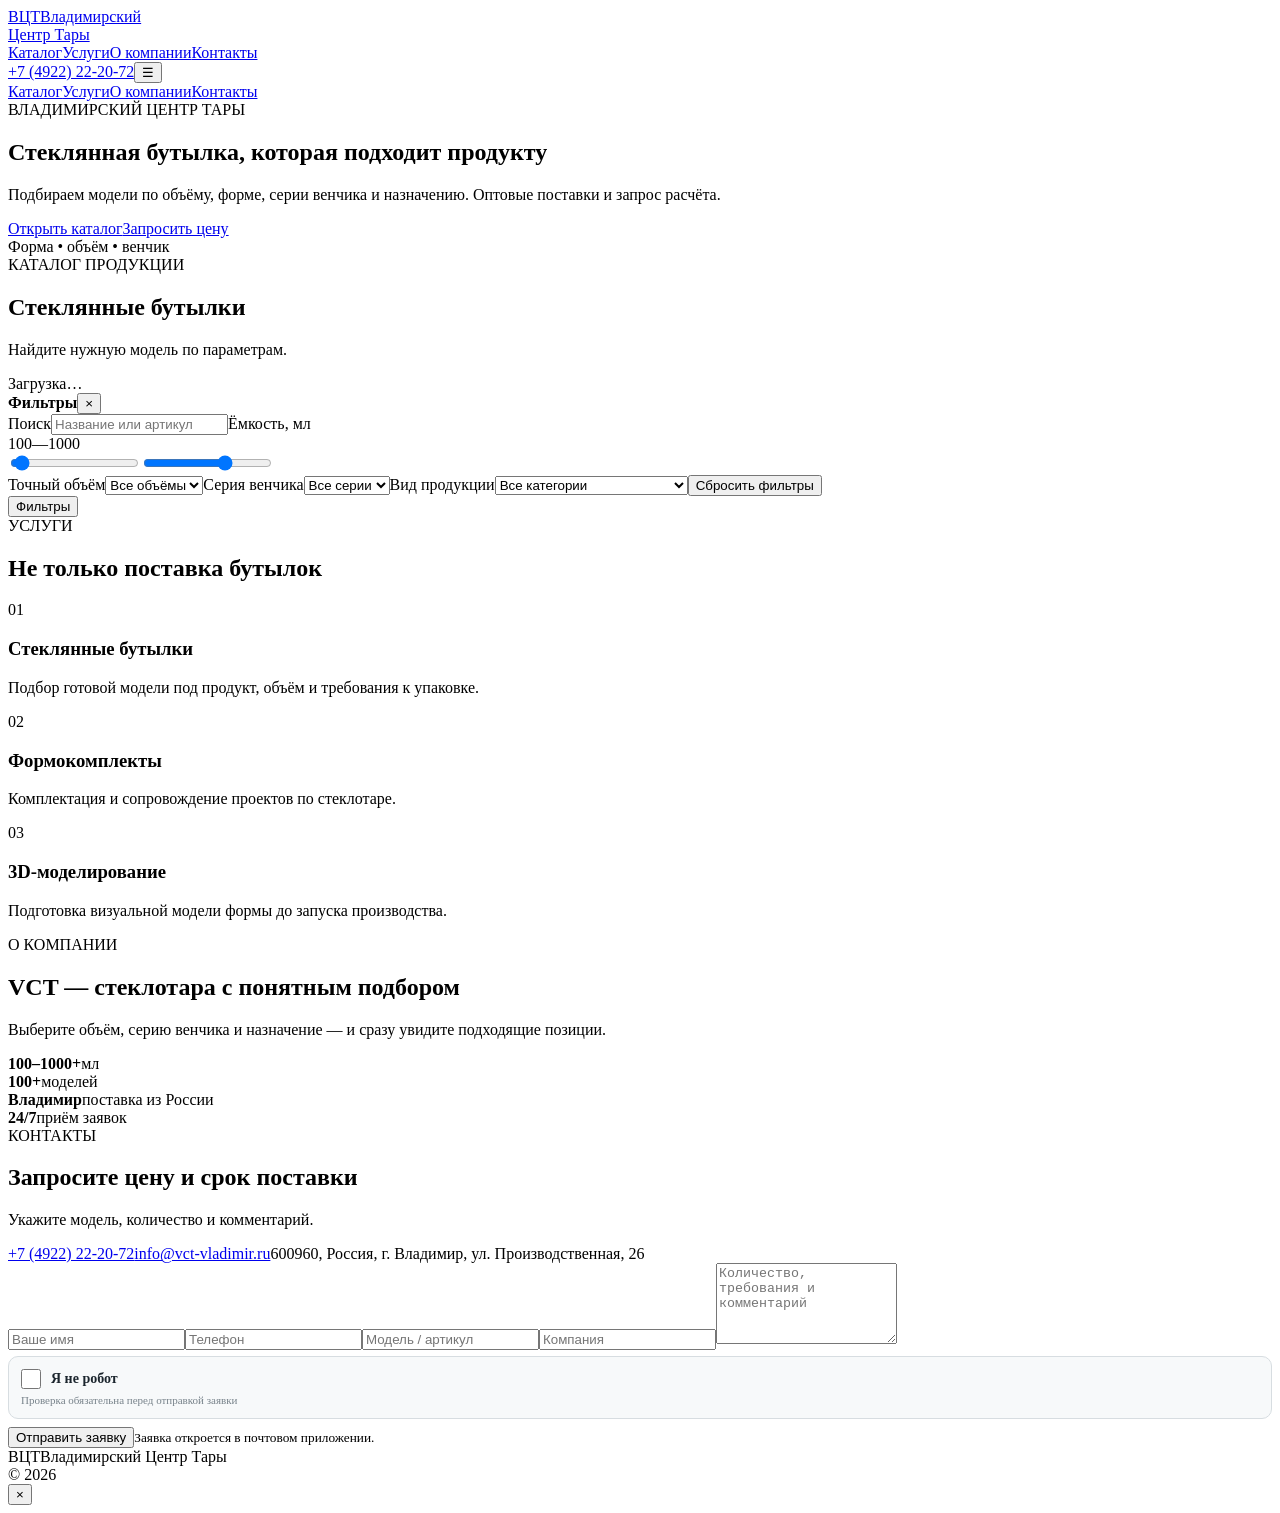
<file: index.html>
<!doctype html>
<html lang="ru">
<head>
<meta charset="utf-8"><meta name="viewport" content="width=device-width,initial-scale=1">
<title>Владимирский Центр Тары — каталог стеклянных бутылок</title>
<link rel="stylesheet" href="https://keeber33-jpg.github.io/Glass-bottles/style.css">
<style>
.robot-check{margin:6px 0 8px;padding:12px;border:1px solid #d7dde1;border-radius:10px;background:#f7f9fa;color:#1b252d}.robot-check label{display:flex;align-items:center;gap:10px;font-weight:800;font-size:14px}.robot-check input{width:20px!important;height:20px;margin:0!important}.robot-note{display:block;margin-top:5px;color:#77828a;font-size:11px}.hp{position:absolute!important;left:-9999px!important;opacity:0!important}
</style>
</head>
<body>
<header class="site-header"><div class="container header-row"><a class="brand" href="#top"><span class="brand-main">ВЦТ</span><span class="brand-copy">Владимирский<br>Центр Тары</span></a><nav class="desktop-nav"><a href="#catalog">Каталог</a><a href="#services">Услуги</a><a href="#about">О компании</a><a href="#contacts">Контакты</a></nav><a class="header-phone" href="tel:+74922222072">+7 (4922) 22-20-72</a><button class="menu-btn" id="menuBtn" aria-label="Меню">☰</button></div><div class="mobile-nav" id="mobileNav"><a href="#catalog">Каталог</a><a href="#services">Услуги</a><a href="#about">О компании</a><a href="#contacts">Контакты</a></div></header>
<main id="top">
<section class="hero"><div class="container hero-grid"><div class="hero-copy"><div class="eyebrow">ВЛАДИМИРСКИЙ ЦЕНТР ТАРЫ</div><h1>Стеклянная бутылка, которая подходит продукту</h1><p>Подбираем модели по объёму, форме, серии венчика и назначению. Оптовые поставки и запрос расчёта.</p><div class="hero-actions"><a class="btn btn-primary" href="#catalog">Открыть каталог</a><a class="btn btn-light" href="#contacts">Запросить цену</a></div></div><div class="hero-visual"><div class="hero-card"><div class="hero-bottle hero-bottle-a"></div><div class="hero-bottle hero-bottle-b"></div><div class="hero-bottle hero-bottle-c"></div><div class="hero-caption">Форма • объём • венчик</div></div></div></div></section>
<section id="catalog" class="section"><div class="container"><div class="section-head"><div><div class="eyebrow">КАТАЛОГ ПРОДУКЦИИ</div><h2>Стеклянные бутылки</h2><p>Найдите нужную модель по параметрам.</p></div><div id="counter">Загрузка…</div></div><div class="catalog-layout"><aside class="filters" id="filters"><div class="filter-head"><strong>Фильтры</strong><button id="closeFilters">×</button></div><label>Поиск<input id="search" type="search" placeholder="Название или артикул"></label><label>Ёмкость, мл<div class="range-values"><output id="minOut">100</output><span>—</span><output id="maxOut">1000</output></div><div class="dual-range"><input id="minVolume" type="range" min="50" max="1500" value="100"><input id="maxVolume" type="range" min="50" max="1500" value="1000"></div></label><label>Точный объём<select id="volume"><option value="">Все объёмы</option></select></label><label>Серия венчика<select id="neck"><option value="">Все серии</option></select></label><label>Вид продукции<select id="category"><option value="">Все категории</option><option value="strong">Крепкий алкоголь</option><option value="soft">Безалкогольные напитки</option><option value="still">Тихие вина</option><option value="sparkling">Игристые вина</option><option value="food">Пищевые продукты / масла</option></select></label><button id="resetFilters" class="reset-btn">Сбросить фильтры</button></aside><div class="catalog-main"><div class="mobile-filter-bar"><button class="filter-open" id="openFilters">Фильтры</button><span id="mobileCount"></span></div><div id="products" class="products"></div></div></div></div></section>
<section id="services" class="section services"><div class="container"><div class="section-head"><div><div class="eyebrow">УСЛУГИ</div><h2>Не только поставка бутылок</h2></div></div><div class="service-grid"><article><span>01</span><h3>Стеклянные бутылки</h3><p>Подбор готовой модели под продукт, объём и требования к упаковке.</p></article><article><span>02</span><h3>Формокомплекты</h3><p>Комплектация и сопровождение проектов по стеклотаре.</p></article><article><span>03</span><h3>3D-моделирование</h3><p>Подготовка визуальной модели формы до запуска производства.</p></article></div></div></section>
<section id="about" class="section"><div class="container about-grid"><div><div class="eyebrow">О КОМПАНИИ</div><h2>VCT — стеклотара с понятным подбором</h2><p>Выберите объём, серию венчика и назначение — и сразу увидите подходящие позиции.</p></div><div class="stat-grid"><div><strong>100–1000+</strong><span>мл</span></div><div><strong id="totalModels">100+</strong><span>моделей</span></div><div><strong>Владимир</strong><span>поставка из России</span></div><div><strong>24/7</strong><span>приём заявок</span></div></div></div></section>
<section id="contacts" class="section contacts"><div class="container contacts-grid"><div><div class="eyebrow">КОНТАКТЫ</div><h2>Запросите цену и срок поставки</h2><p>Укажите модель, количество и комментарий.</p><div class="contact-list"><a href="tel:+74922222072">+7 (4922) 22-20-72</a><a href="mailto:info@vct-vladimir.ru">info@vct-vladimir.ru</a><span>600960, Россия, г. Владимир, ул. Производственная, 26</span></div></div><form id="leadForm"><input name="name" placeholder="Ваше имя" required><input name="phone" placeholder="Телефон" required><input name="product" id="productField" placeholder="Модель / артикул"><input name="company" placeholder="Компания"><textarea name="message" rows="5" placeholder="Количество, требования и комментарий"></textarea><div class="robot-check"><label><input id="robotCheck" type="checkbox"> Я не робот</label><span class="robot-note">Проверка обязательна перед отправкой заявки</span></div><input class="hp" name="website" tabindex="-1" autocomplete="off"><button class="btn btn-primary" type="submit">Отправить заявку</button><small>Заявка откроется в почтовом приложении.</small></form></div></section>
</main><footer><div class="container footer-row"><div class="brand footer-brand"><span class="brand-main">ВЦТ</span><span class="brand-copy">Владимирский Центр Тары</span></div><div>© 2026</div></div></footer><div class="backdrop" id="backdrop"></div><div class="modal" id="detailModal"><div class="modal-box"><button class="modal-close" id="closeDetail">×</button><div id="detailContent"></div></div></div>
<script src="https://keeber33-jpg.github.io/Glass-bottles/products.js"></script><script src="script.js"></script>
</body></html>
</file>
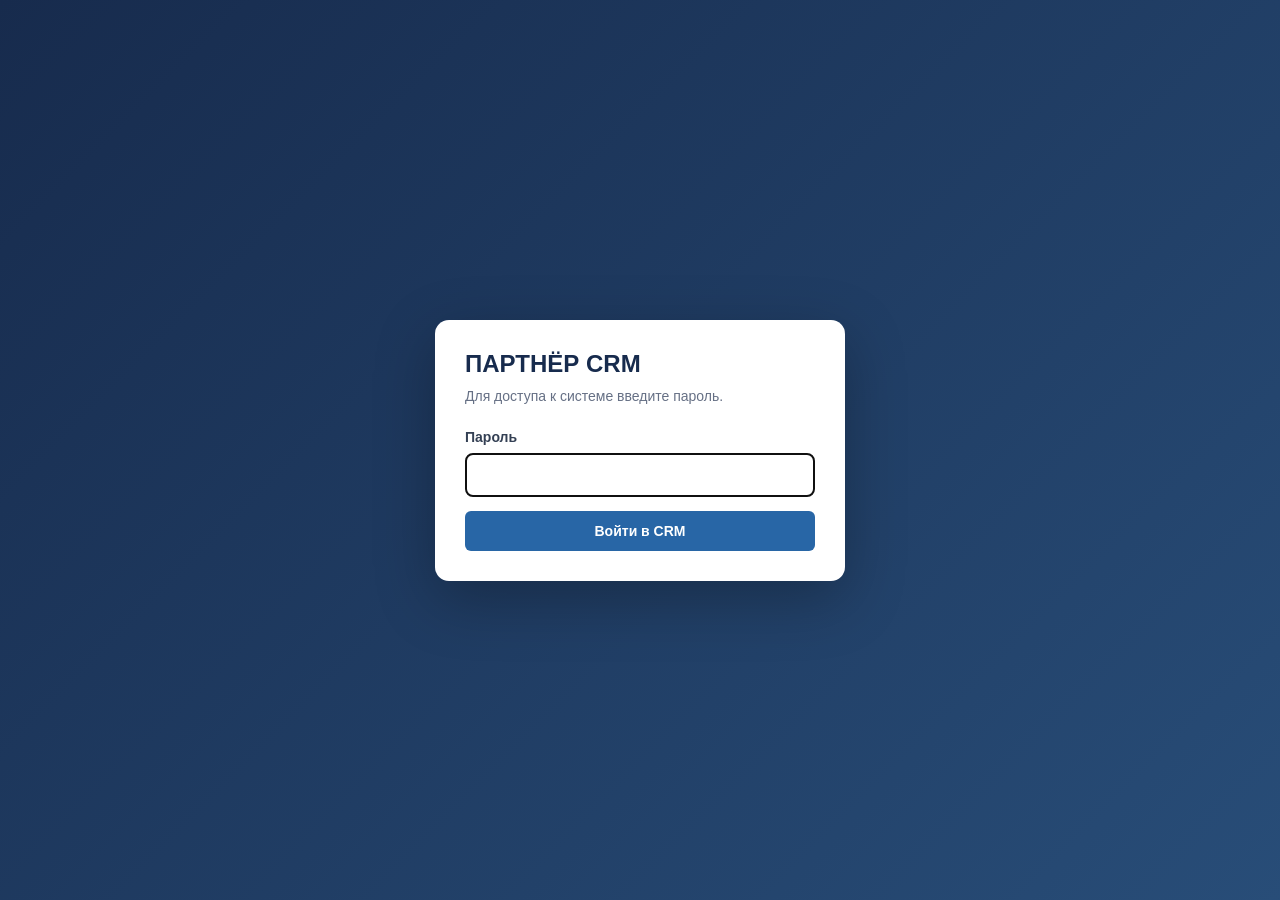
<file: PartnerCRM_Desktop/index.html>
<!doctype html>
<html lang="ru">
<head>
<meta charset="utf-8"><meta name="viewport" content="width=device-width,initial-scale=1">
<title>Партнёр CRM — автономная веб-версия</title>
<style>
:root{--navy:#172b4d;--blue:#2866a6;--bg:#f3f6fa;--line:#e1e7ef;--text:#1d2939;--muted:#667085;--red:#c0392b;--green:#16845b}
*{box-sizing:border-box}body{margin:0;background:var(--bg);color:var(--text);font:14px Arial,sans-serif}
header{background:var(--navy);color:white;padding:15px 22px;display:flex;align-items:center;gap:24px;flex-wrap:wrap}
.brand{font-size:21px;font-weight:800;letter-spacing:1px;white-space:nowrap}.brand span{color:#83b8f0}
nav{display:flex;gap:6px;flex-wrap:wrap}nav button{background:transparent;color:#eaf1f9;padding:9px 11px}nav button.active,nav button:hover{background:#2d4568}
.headright{margin-left:auto;display:flex;gap:8px;align-items:center}
button,.btn{border:0;border-radius:6px;background:var(--blue);color:white;padding:10px 14px;font-weight:600;cursor:pointer;font-size:13px}
button:hover,.btn:hover{filter:brightness(.93)}button.secondary,.btn.secondary{background:#e9eef5;color:#344054}button.danger{background:#fff0ef;color:var(--red)}
main{max-width:none;width:100%;margin:26px auto;padding:0 22px}.pagehead{display:flex;align-items:center;justify-content:space-between;gap:12px;margin-bottom:20px}
h1{font-size:26px;margin:0}h2{font-size:18px;margin:0 0 15px}
.grid{display:grid;grid-template-columns:repeat(3,1fr);gap:14px}.stat,.panel{background:white;border:1px solid var(--line);border-radius:10px;padding:17px;box-shadow:0 2px 8px #14213d08}
.stat div{color:var(--muted);margin-bottom:9px}.stat strong{font-size:25px;color:var(--navy)}
.two{display:grid;grid-template-columns:1fr 1fr;gap:16px;margin-top:17px}
table{width:100%;border-collapse:collapse;white-space:nowrap}th,td{text-align:left;padding:10px 9px;border-bottom:1px solid var(--line);vertical-align:top}th{font-size:12px;color:var(--muted);background:#f8fafc}
table tbody tr:nth-child(even):not(.task-overdue):not(.task-today):not(.task-soon):not(.deal-won):not(.deal-lost){background:#f3f4f6}table{table-layout:fixed}table th{position:relative;user-select:none}table th .global-col-resizer{position:absolute;right:0;top:0;width:8px;height:100%;cursor:col-resize;z-index:2}table:not(#table_clients) th .global-col-resizer:hover{background:#8bb8e8}table td{overflow:hidden;text-overflow:ellipsis}tr:last-child td{border-bottom:0}
.scroll{overflow:auto}.toolbar{display:flex;gap:8px;align-items:center;flex-wrap:wrap;margin-bottom:14px}.toolbar input{max-width:300px}
input,select,textarea{width:100%;padding:10px;border:1px solid #cfd7e3;border-radius:6px;font:14px Arial;background:#fff;color:var(--text)}
.toolbar input{width:260px}.formgrid{display:grid;grid-template-columns:repeat(2,minmax(220px,1fr));gap:14px}.formgrid label,.modal label{display:flex;flex-direction:column;gap:6px;font-weight:600;color:#344054}.formgrid textarea,.modal textarea{min-height:80px}.actions{display:flex;gap:6px}.actions button{padding:6px 9px;font-size:12px}
.badge{display:inline-block;padding:4px 7px;border-radius:20px;background:#edf3fa;color:#34577d;font-size:12px}.muted{color:#98a2b3}.notice{padding:12px 14px;background:#fff7df;border:1px solid #f1dfa6;border-radius:8px;margin:0 0 18px;color:#69551d;line-height:1.45}
.modalback{position:fixed;inset:0;background:#10182888;display:none;align-items:center;justify-content:center;padding:18px;z-index:5}.modalback.show{display:flex}.modal{background:white;border-radius:12px;width:min(760px,100%);max-height:92vh;overflow:auto;padding:22px}.modalhead{display:flex;justify-content:space-between;align-items:center;margin-bottom:18px}.modalgrid{display:grid;grid-template-columns:1fr 1fr;gap:13px}.modalfoot{display:flex;gap:8px;margin-top:18px}
.deal-won{background:#e8f6ee!important}.deal-won td{border-bottom-color:#c7e8d4}.deal-lost{background:#fff0ef!important}.deal-lost td{border-bottom-color:#f3c7c3}.task-overdue{background:#fff0ef!important;border-left:4px solid #c0392b}.task-today{background:#fff4e5!important;border-left:4px solid #e58a00}.task-soon{background:#eaf5ff!important;border-left:4px solid #3994d6}.contact-editor{grid-column:1/-1;border:1px solid var(--line);border-radius:8px;padding:12px}.contact-row{display:grid;grid-template-columns:1.2fr 1fr 1.2fr 1fr auto;gap:7px;margin:8px 0;align-items:center}.contact-row button{padding:7px}.additional-contacts{grid-column:1/-1;border:1px solid var(--line);border-radius:8px;padding:12px}.additional-contacts h3{margin:0 0 8px}.additional-contacts .muted{font-size:12px;margin-bottom:8px}.task-actions{display:flex;gap:6px;margin-top:7px}.task-actions button{padding:6px 9px;font-size:12px}.empty{text-align:center;padding:25px;color:var(--muted)}.flash{padding:10px 13px;background:#e8f6ef;color:#176b4c;border-radius:7px;margin-bottom:14px;display:none}
footer{text-align:center;color:#98a2b3;padding:26px}
.hidden{display:none!important}
#clients{width:100%;min-width:0}
#clients .panel.scroll{width:100%;max-width:100%;overflow-x:auto;overflow-y:hidden}
#table_clients{table-layout:fixed;width:max-content;min-width:100%;max-width:none}
#table_clients th,#table_clients td{overflow:hidden;text-overflow:ellipsis;white-space:nowrap}
#table_clients th{position:relative;user-select:none}
#table_clients th .col-resizer{position:absolute;right:0;top:0;width:7px;height:100%;cursor:col-resize}
#table_clients th .col-resizer:hover{background:#8bb8e8}
#table_clients th.dragover{outline:2px dashed var(--blue);outline-offset:-3px}
#table_clients .client-address{width:180px;max-width:180px}
#table_clients .client-notes{width:240px;max-width:240px}
/* Колонка действий закреплена справа, чтобы кнопка удаления всегда оставалась доступной */
#table_clients th[data-actions],#table_clients td:last-child{position:sticky;right:0;z-index:2;width:230px;min-width:230px;max-width:230px;background:#fff;overflow:visible;text-overflow:clip;white-space:normal;box-shadow:-5px 0 8px #14213d0d}
#table_clients th[data-actions]{z-index:3;background:#f8fafc}
#table_clients td:last-child .actions{display:flex;flex-wrap:wrap;gap:6px;align-items:center}
#table_clients td:last-child .actions button{white-space:nowrap}
#clientCardBack{z-index:8}
.client-card-section{border:1px solid var(--line);border-radius:8px;padding:13px;margin:12px 0}
.client-card-grid{display:grid;grid-template-columns:repeat(2,minmax(0,1fr));gap:10px}
.client-card-grid div{min-width:0;overflow-wrap:anywhere}
.client-card-grid small{display:block;color:var(--muted);margin-bottom:4px}
.client-task{padding:10px 0;border-bottom:1px solid var(--line)}
.client-task:last-child{border-bottom:0}
.client-history{font-size:13px;color:#475467;margin-top:5px;white-space:normal}
@media(max-width:700px){.client-card-grid{grid-template-columns:1fr}}

@media(max-width:800px){.grid{grid-template-columns:repeat(2,1fr)}.two{grid-template-columns:1fr}header{gap:12px}.headright{margin-left:0}}
@media(max-width:700px){.order-client-row{grid-template-columns:1fr 1fr!important}.order-client-row button{grid-column:1/-1}.contact-row{grid-template-columns:1fr 1fr}.contact-row button{grid-column:1/-1}}\n@media(max-width:560px){main{padding:0 12px}.grid,.formgrid,.modalgrid{grid-template-columns:1fr}h1{font-size:22px}.headright{width:100%}.headright button{flex:1}}
/* Компактный рабочий стол */
#home #stats{grid-template-columns:repeat(6,minmax(0,1fr));gap:9px}
#home #stats .stat{padding:10px 12px;border-radius:8px;min-width:0}
#home #stats .stat div{font-size:12px;line-height:1.25;margin-bottom:5px}
#home #stats .stat strong{font-size:19px;line-height:1.2;overflow-wrap:anywhere}
#home .two{grid-template-columns:1fr 1fr;gap:12px;margin-top:13px}
#home .two>.panel{padding:13px;min-width:0}
#home .two h2{font-size:16px;margin-bottom:10px}
#home #upcoming>div{padding:8px!important;margin:5px 0!important}
@media(max-width:1100px){#home #stats{grid-template-columns:repeat(3,minmax(0,1fr))}}
@media(max-width:800px){#home .two{grid-template-columns:1fr}}
@media(max-width:560px){#home #stats{grid-template-columns:repeat(2,minmax(0,1fr))}}


body:not(.crm-authenticated) > header,
body:not(.crm-authenticated) > main,
body:not(.crm-authenticated) > footer { display:none !important; }
#crmLoginGate{position:fixed;inset:0;z-index:9999;display:flex;align-items:center;justify-content:center;padding:20px;background:linear-gradient(135deg,#172b4d,#284d78)}
#crmLoginGate .login-card{width:min(410px,100%);background:#fff;border-radius:14px;padding:30px;box-shadow:0 18px 60px #0004}
#crmLoginGate h1{font-size:24px;color:#172b4d;margin:0 0 8px}
#crmLoginGate p{color:#667085;line-height:1.5;margin:0 0 22px}
#crmLoginGate label{display:block;font-weight:600;color:#344054;margin-bottom:8px}
#crmLoginGate input{width:100%;padding:12px;border:1px solid #cfd7e3;border-radius:7px;font-size:16px;margin-bottom:14px}
#crmLoginGate button{width:100%;padding:12px;font-size:14px}
#crmLoginError{display:none;color:#c0392b;font-size:13px;margin:0 0 12px}


#syncModal{position:fixed;inset:0;background:#10182899;z-index:9999;display:none;align-items:center;justify-content:center;padding:16px}
#syncModal .sync-card{background:#fff;border-radius:12px;padding:22px;width:min(620px,100%);max-height:90vh;overflow:auto;box-shadow:0 18px 60px #0003}
#syncModal h2{margin:0 0 8px}
#syncModal label{display:block;font-weight:700;margin:12px 0 5px}
#syncModal input{width:100%;padding:11px;border:1px solid #cfd8e3;border-radius:7px;font:14px Arial}
#syncModal .sync-actions{display:flex;gap:8px;flex-wrap:wrap;margin-top:14px}
#syncStatus{padding:10px;border-radius:7px;background:#f1f5f9;margin:12px 0;color:#344054;white-space:pre-wrap}
#syncIndicator{font-size:12px;color:#d6e8fb;padding:0 5px}
@media(max-width:700px){#syncModal .sync-card{padding:16px}.headright{margin-left:0}}

</style>
</head>
<body>

<div id="crmLoginGate">
 <form class="login-card" id="crmLoginForm">
  <h1>ПАРТНЁР CRM</h1>
  <p>Для доступа к системе введите пароль.</p>
  <label for="crmPassword">Пароль</label>
  <input id="crmPassword" type="password" autocomplete="current-password" autofocus required>
  <div id="crmLoginError">Неверный пароль. Попробуйте ещё раз.</div>
  <button type="submit">Войти в CRM</button>
 </form>
</div>
<script>
(function(){
 const CRM_PASSWORD = "0000";
 const gate = document.getElementById("crmLoginGate");
 function unlock(){
   document.body.classList.add("crm-authenticated");
   gate.style.display = "none";
 }
 if(sessionStorage.getItem("partner_crm_authenticated") === "1") unlock();
 document.getElementById("crmLoginForm").addEventListener("submit", function(e){
   e.preventDefault();
   const value = document.getElementById("crmPassword").value;
   if(value === CRM_PASSWORD){
     sessionStorage.setItem("partner_crm_authenticated","1");
     document.getElementById("crmLoginError").style.display = "none";
     unlock();
   } else {
     document.getElementById("crmLoginError").style.display = "block";
     document.getElementById("crmPassword").value = "";
     document.getElementById("crmPassword").focus();
   }
 });
})();
</script>

<header>
 <div class="brand">ПАРТНЁР <span>CRM</span></div>
 <nav id="nav">
  <button data-tab="home" class="active">Главная</button><button data-tab="leads">Лиды</button><button data-tab="clients">Клиенты</button><button data-tab="suppliers">Поставщики</button><button data-tab="orders">Заказы</button><button data-tab="shipments">Отгрузки</button><button data-tab="tasks">Задачи</button><button data-tab="debts">Дебиторка</button><button data-tab="reports">Отчёты</button>
 </nav>
 <div class="headright"><span id="syncIndicator">☁ Не подключено</span><button class="secondary" onclick="openSyncPanel()">Синхронизация</button><button class="secondary" onclick="exportData()">Экспорт базы</button><button class="secondary" onclick="crmLock()">Заблокировать</button><button class="secondary" onclick="document.getElementById('importFile').click()">Импорт базы</button><input id="importFile" type="file" accept=".json,application/json" class="hidden"></div>
</header>
<main>

<div id="flash" class="flash"></div>
<section id="home" class="view">
 <div class="pagehead"><h1>Рабочий стол</h1><button onclick="openForm('leads')">+ Новый лид</button></div>
 <div class="grid" id="stats"></div>
 <div class="panel" id="backupPanel" style="margin-top:16px">
  <div style="display:flex;justify-content:space-between;align-items:center;gap:12px;flex-wrap:wrap">
   <div><h2 style="margin-bottom:6px">Автоматическое резервное копирование</h2><div id="backupStatus" class="muted">Проверка резервных копий…</div></div>
   <button class="secondary" onclick="downloadLatestAutoBackup()">Скачать последнюю копию</button>
  </div>
 </div>
 <div class="two"><div class="panel"><h2>Ближайшие и просроченные задачи</h2><div id="upcoming"></div></div><div class="panel"><h2>История</h2><div id="recent"></div></div></div>
</section>
<section id="leads" class="view hidden"></section><section id="clients" class="view hidden"></section><section id="suppliers" class="view hidden"></section><section id="deals" class="view hidden"></section>
<section id="orders" class="view hidden"></section><section id="tasks" class="view hidden"></section><section id="shipments" class="view hidden"></section>
<section id="debts" class="view hidden"></section><section id="reports" class="view hidden"></section>
</main>
<footer>ООО «Партнёр» · автономная веб-CRM · данные хранятся в этом браузере</footer>
<div class="modalback" id="modalback"><div class="modal"><div class="modalhead"><h2 id="modalTitle">Добавить</h2><button class="secondary" onclick="closeForm()">Закрыть</button></div><form id="recordForm"><div class="modalgrid" id="formFields"></div><div class="modalfoot"><button type="submit">Сохранить</button><button type="button" class="secondary" onclick="closeForm()">Отмена</button></div></form></div></div>
<div class="modalback" id="moveTaskModal"><div class="modal" style="width:min(560px,100%)">
 <div class="modalhead"><h2>Перенос задачи</h2><button type="button" class="secondary" onclick="closeMoveTask()">Закрыть</button></div>
 <form id="moveTaskForm">
  <div class="modalgrid">
   <label>Новая дата выполнения<input id="moveTaskDate" name="dueDate" type="date" required></label>
   <label style="grid-column:1/-1">Комментарий к переносу<textarea id="moveTaskComment" name="comment" placeholder="Укажите причину переноса или что изменилось..." required></textarea></label>
  </div>
  <div class="modalfoot"><button type="submit">Сохранить перенос</button><button type="button" class="secondary" onclick="closeMoveTask()">Отмена</button></div>
 </form>
</div></div>
<div class="modalback" id="clientCardBack"><div class="modal" style="width:min(900px,100%)"><div class="modalhead"><h2 id="clientCardTitle">Карточка компании</h2><button class="secondary" onclick="closeClientCard()">Закрыть</button></div><div id="clientCardContent"></div></div></div>

<div class="modalback" id="orderModal"><div class="modal" style="width:min(900px,100%)"><div class="modalhead"><h2 id="orderModalTitle">Новый заказ / постановка в производство</h2><button type="button" class="secondary" onclick="closeOrderModal()">Закрыть</button></div>
<form id="orderForm"><div class="modalgrid">
<label>Ассортимент / продукция<input id="orderProduct" name="product" list="orderProductsList" placeholder="Выберите или введите наименование" required><datalist id="orderProductsList"></datalist></label>
<label>Предполагаемая дата постановки в производство<input name="productionDate" type="date" required></label>
<label>Наименование поставщика<input name="supplierName" type="text" placeholder="Укажите поставщика"></label>
<div style="grid-column:1/-1"><div style="display:flex;justify-content:space-between;align-items:center;gap:10px;flex-wrap:wrap"><b>График оплаты поставщику</b><button type="button" class="secondary" onclick="addOrderPaymentRow()">+ Добавить срок оплаты</button></div><div class="muted" style="margin:5px 0 8px">Укажите даты и суммы платежей. Если срок один — сумма заполнится автоматически. При нескольких сроках последний платёж автоматически рассчитает остаток.</div><div id="orderPaymentsList"></div></div>
<label>Закупочная стоимость бутылки у поставщика, ₽<input id="orderSupplierPrice" name="supplierPrice" type="number" min="0" step="0.01" placeholder="Цена за 1 бутылку" oninput="updateOrderTotal()" required></label>
<label style="grid-column:1/-1">Комментарий к производственному заказу<textarea name="notes" placeholder="Партия, особенности, сроки и прочие условия"></textarea></label>
</div><div class="contact-editor" style="margin-top:15px"><div style="display:flex;justify-content:space-between;align-items:center;gap:10px;flex-wrap:wrap"><div><b>Потребность клиентов</b><div class="muted">Добавьте несколько клиентов и укажите необходимое количество каждому</div></div><button type="button" class="secondary" onclick="addOrderClientRow()">+ Добавить клиента</button></div><div id="orderClientsList"></div><div style="display:flex;justify-content:flex-end;margin-top:12px;font-weight:700">Общий объём: <span id="orderTotal" style="margin:0 8px">0</span> · К оплате поставщику: <span id="orderSupplierTotal" style="margin-left:8px">0,00 ₽</span></div></div>
<div class="modalfoot"><button type="submit">Сохранить заказ</button><button type="button" class="secondary" onclick="closeOrderModal()">Отмена</button></div></form></div></div>

<div id="syncModal">
 <div class="sync-card">
  <h2>Облачная синхронизация CRM</h2>
  <p class="muted">Подключите CRM к общей базе. После подключения изменения с компьютера и телефона будут передаваться через интернет.</p>
  <label for="syncUrl">Supabase Project URL</label><input id="syncUrl" type="url" placeholder="https://xxxxxxxx.supabase.co">
  <label for="syncAnonKey">Supabase anon / publishable key</label><input id="syncAnonKey" type="text" placeholder="sb_publishable_... или anon key">
  <label for="syncEmail">Пользователь (e-mail)</label><input id="syncEmail" type="email" autocomplete="username" placeholder="crm@company.ru">
  <label for="syncPassword">Пароль пользователя</label><input id="syncPassword" type="password" autocomplete="current-password" placeholder="Пароль Supabase Auth">
  <div id="syncStatus">Не подключено. Сначала создайте проект Supabase и таблицу по инструкции.</div>
  <div class="sync-actions">
   <button onclick="syncConnect()">Подключить и синхронизировать</button>
   <button class="secondary" onclick="syncDisconnect()">Отключить</button>
   <button class="secondary" onclick="closeSyncPanel()">Закрыть</button>
  </div>
  <div class="sync-actions">
   <button class="secondary" id="syncPullBtn" style="display:none" onclick="syncForcePull()">Загрузить облачную базу</button>
   <button class="danger" id="syncPushBtn" style="display:none" onclick="syncForcePush()">Заменить облачную базу моей копией</button>
  </div>
  <p class="muted" style="font-size:12px;margin-top:14px">Данные CRM хранятся в облачной базе Supabase. Настройки подключения сохраняются на этом устройстве; пароль не сохраняется. Не публикуйте service_role key — нужен только anon/publishable key.</p>
 </div>
</div>

<script>
function crmLock(){
 sessionStorage.removeItem("partner_crm_authenticated");
 document.body.classList.remove("crm-authenticated");
 const gate=document.getElementById("crmLoginGate");
 gate.style.display="flex";
 document.getElementById("crmPassword").value="";
 document.getElementById("crmPassword").focus();
}
const KEY='partner_crm_standalone_v1';
const AUTO_BACKUP_KEY='partner_crm_auto_backups_v1';
const AUTO_BACKUP_RETENTION=30;
const emptyDB={leads:[],clients:[],suppliers:[],actions:[],deals:[],orders:[],tasks:[],shipments:[],debts:[],activities:[],supplierPayments:{}};
let db=loadDB(), currentTab='home', editing=null, formTable=null;
if(!Array.isArray(db.leads))db.leads=[];if(!Array.isArray(db.suppliers))db.suppliers=[];if(!Array.isArray(db.actions))db.actions=[];if(!Array.isArray(db.activities))db.activities=[];db.tasks.forEach(t=>{if(!t.taskType)t.taskType='Другое';});if(!Array.isArray(db.orders))db.orders=[];
if(!db.supplierPayments||typeof db.supplierPayments!=='object')db.supplierPayments={};
runDailyBackup();
function localDateKey(d=new Date()){return [d.getFullYear(),String(d.getMonth()+1).padStart(2,'0'),String(d.getDate()).padStart(2,'0')].join('-')}
function getAutoBackups(){try{const v=JSON.parse(localStorage.getItem(AUTO_BACKUP_KEY)||'[]');return Array.isArray(v)?v:[]}catch(e){return []}}
function runDailyBackup(){
 try{
  const today=localDateKey(), backups=getAutoBackups();
  if(!backups.some(x=>x.date===today)){
   backups.push({date:today,createdAt:new Date().toISOString(),data:JSON.parse(JSON.stringify(db))});
   backups.sort((a,b)=>a.date.localeCompare(b.date));
   localStorage.setItem(AUTO_BACKUP_KEY,JSON.stringify(backups.slice(-AUTO_BACKUP_RETENTION)));
  }
 }catch(e){console.warn('Не удалось создать автоматическую резервную копию:',e)}
}
function renderBackupStatus(){
 const el=document.getElementById('backupStatus');if(!el)return;
 const backups=getAutoBackups(),last=backups[backups.length-1];
 el.textContent=last
  ? `Последняя копия: ${last.date}. Хранится копий: ${backups.length} из ${AUTO_BACKUP_RETENTION}. Новая копия создаётся автоматически при первом открытии CRM в каждый новый день.`
  : 'Автоматические копии пока не созданы.';
}
function downloadLatestAutoBackup(){
 const backups=getAutoBackups(),last=backups[backups.length-1];
 if(!last){alert('Автоматических резервных копий пока нет');return}
 downloadBackupObject(last.data,'partner_crm_auto_backup_'+last.date+'.json');
}
function downloadBackupObject(data,filename){
 const blob=new Blob([JSON.stringify(data,null,2)],{type:'application/json'}),a=document.createElement('a');
 a.href=URL.createObjectURL(blob);a.download=filename;a.click();setTimeout(()=>URL.revokeObjectURL(a.href),1000);
}
function loadDB(){try{return {...emptyDB,...JSON.parse(localStorage.getItem(KEY)||'{}')}}catch(e){return structuredClone(emptyDB)}}
function save(){localStorage.setItem(KEY,JSON.stringify(db));markLocalDirty();renderAll();toast('Изменения сохранены');scheduleCloudPush();}

const SYNC_CONFIG_KEY='partner_crm_cloud_config_v1';
const SYNC_SESSION_KEY='partner_crm_cloud_session_v1';
const SYNC_LOCAL_DIRTY_KEY='partner_crm_cloud_local_dirty_v1';
let syncSession=null,syncRevision=null,syncConnected=false,syncDirty=false,syncConflict=false,syncPushTimer=null,syncPollTimer=null,syncLastSynced='';
function getSyncConfig(){try{return JSON.parse(localStorage.getItem(SYNC_CONFIG_KEY)||'{}')}catch(e){return {}}}
function syncSetStatus(message){const el=document.getElementById('syncStatus');if(el)el.textContent=message;const i=document.getElementById('syncIndicator');if(i)i.textContent=syncConnected?'☁ Синхронизировано':'☁ '+(syncConflict?'Конфликт':'Не подключено');}
function openSyncPanel(){const c=getSyncConfig();document.getElementById('syncUrl').value=c.url||'';document.getElementById('syncAnonKey').value=c.anonKey||'';document.getElementById('syncEmail').value=c.email||'';document.getElementById('syncPassword').value='';document.getElementById('syncModal').style.display='flex';syncSetStatus(syncConnected?'Подключено. Последняя версия облака: '+syncRevision:(syncConflict?'Есть конфликт версий. Выберите загрузку облака или явную отправку локальной базы.':'Не подключено.'));}
function closeSyncPanel(){document.getElementById('syncModal').style.display='none';}
function syncHeaders(extra){const c=getSyncConfig();return Object.assign({'apikey':c.anonKey||'','Authorization':'Bearer '+(syncSession&&syncSession.access_token||''),'Content-Type':'application/json'},extra||{});}
async function syncRefreshSession(){const c=getSyncConfig();if(!syncSession||!syncSession.refresh_token)throw new Error('Сессия истекла. Подключитесь повторно.');const r=await fetch(c.url.replace(/\/$/,'')+'/auth/v1/token?grant_type=refresh_token',{method:'POST',headers:{'apikey':c.anonKey,'Content-Type':'application/json'},body:JSON.stringify({refresh_token:syncSession.refresh_token})});const j=await r.json();if(!r.ok)throw new Error(j.msg||j.message||'Не удалось обновить сессию');syncSession=j;localStorage.setItem(SYNC_SESSION_KEY,JSON.stringify(j));return j;}
async function syncRequest(path,options,canRetry=true){const c=getSyncConfig();const url=c.url.replace(/\/$/,'')+path;const opts=Object.assign({},options||{});opts.headers=syncHeaders(opts.headers);let r=await fetch(url,opts);if(r.status===401&&canRetry){await syncRefreshSession();opts.headers=syncHeaders(opts.headers);r=await fetch(url,opts);}const raw=await r.text();let data=null;try{data=raw?JSON.parse(raw):null}catch(e){data=raw;}if(!r.ok)throw new Error((data&&(data.message||data.msg||data.error_description||data.hint))||('Ошибка облака HTTP '+r.status));return data;}
async function syncGetRow(){const rows=await syncRequest('/rest/v1/crm_state?id=eq.1&select=id,revision,data,updated_at,updated_by',{method:'GET'});return Array.isArray(rows)&&rows.length?rows[0]:null;}
function dbHasData(x){return !!(x&&Object.keys(x).some(k=>Array.isArray(x[k])?x[k].length>0:(x[k]&&typeof x[k]==='object'?Object.keys(x[k]).length>0:false)));}
function showSyncConflict(){syncConflict=true;syncSetStatus('КОНФЛИКТ: облачная база изменилась одновременно с локальной. Ваши локальные изменения сохранены на этом устройстве. Выберите действие ниже.');document.getElementById('syncPullBtn').style.display='inline-block';document.getElementById('syncPushBtn').style.display='inline-block';}
async function syncConnect(){
 const url=document.getElementById('syncUrl').value.trim().replace(/\/$/,'');
 const anonKey=document.getElementById('syncAnonKey').value.trim();
 const email=document.getElementById('syncEmail').value.trim();
 const password=document.getElementById('syncPassword').value;
 if(!/^https:\/\/[a-z0-9-]+\.supabase\.co$/i.test(url)||!anonKey||!email||!password){syncSetStatus('Проверьте URL проекта, anon/publishable key, e-mail и пароль.');return;}
 localStorage.setItem(SYNC_CONFIG_KEY,JSON.stringify({url:url,anonKey:anonKey,email:email}));
 try{
  syncSetStatus('Подключаемся к облаку…');
  const r=await fetch(url+'/auth/v1/token?grant_type=password',{method:'POST',headers:{'apikey':anonKey,'Content-Type':'application/json'},body:JSON.stringify({email:email,password:password})});
  const j=await r.json();if(!r.ok)throw new Error(j.msg||j.message||j.error_description||'Ошибка входа Supabase Auth');
  syncSession=j;localStorage.setItem(SYNC_SESSION_KEY,JSON.stringify(j));
  const row=await syncGetRow();
  if(!row){
   await syncRequest('/rest/v1/crm_state',{method:'POST',headers:{'Prefer':'return=representation'},body:JSON.stringify({id:1,revision:1,data:db,updated_at:new Date().toISOString(),updated_by:email})});
   syncRevision=1;syncLastSynced=JSON.stringify(db);clearLocalDirty();
   syncSetStatus('Подключено. Создана первая облачная база из данных этого устройства.');
  }else{
   syncRevision=Number(row.revision)||1;
   const localText=JSON.stringify(db),cloudText=JSON.stringify({...emptyDB,...row.data});
   if(dbHasData(db)&&localText!==cloudText){
    const useLocal=confirm('На этом устройстве есть данные, отличающиеся от облачной базы. OK — отправить локальную базу в облако (заменить общую). Отмена — сохранить локальную копию в резерв и загрузить общую облачную базу.');
    if(useLocal){await syncWriteAtRevision(syncRevision,db);syncLastSynced=JSON.stringify(db);clearLocalDirty();}
    else{localStorage.setItem('partner_crm_precloud_backup_'+Date.now(),localText);db={...emptyDB,...row.data};localStorage.setItem(KEY,JSON.stringify(db));syncLastSynced=JSON.stringify(db);clearLocalDirty();renderAll();}
   }else{
    db={...emptyDB,...row.data};localStorage.setItem(KEY,JSON.stringify(db));syncLastSynced=JSON.stringify(db);clearLocalDirty();renderAll();
   }
   syncSetStatus('Подключено. Загружена облачная версия №'+syncRevision+'.');
  }
  syncConnected=true;syncConflict=false;document.getElementById('syncPullBtn').style.display='none';document.getElementById('syncPushBtn').style.display='none';
  if(syncPollTimer)clearInterval(syncPollTimer);syncPollTimer=setInterval(syncPoll,10000);
  syncSetStatus('Синхронизация включена · версия '+syncRevision+' · проверка обновлений каждые 10 секунд.');
 }catch(e){syncConnected=false;syncSetStatus('Не удалось подключиться: '+e.message);}
}
async function syncWriteAtRevision(revision,snapshot){
 const c=getSyncConfig();const rows=await syncRequest('/rest/v1/crm_state?id=eq.1&revision=eq.'+encodeURIComponent(revision),{method:'PATCH',headers:{'Prefer':'return=representation'},body:JSON.stringify({revision:revision+1,data:snapshot,updated_at:new Date().toISOString(),updated_by:c.email||'CRM'})});
 if(!Array.isArray(rows)||!rows.length)throw new Error('REVISION_CONFLICT');
 syncRevision=Number(rows[0].revision);return rows[0];
}
function markLocalDirty(){localStorage.setItem(SYNC_LOCAL_DIRTY_KEY,'1');}
function clearLocalDirty(){localStorage.removeItem(SYNC_LOCAL_DIRTY_KEY);syncDirty=false;}
function scheduleCloudPush(){markLocalDirty();if(!syncConnected)return;syncDirty=true;if(syncPushTimer)clearTimeout(syncPushTimer);syncPushTimer=setTimeout(syncPush,900);}
async function syncPush(){
 if(!syncConnected||!syncDirty||syncConflict)return;
 const snapshot=JSON.parse(JSON.stringify(db));const snapshotText=JSON.stringify(snapshot);
 try{
  await syncWriteAtRevision(syncRevision,snapshot);
  syncLastSynced=snapshotText;
  if(JSON.stringify(db)===snapshotText){clearLocalDirty();syncSetStatus('Синхронизировано · версия '+syncRevision);}
  else{syncDirty=true;scheduleCloudPush();}
 }catch(e){
  if(e.message==='REVISION_CONFLICT'){showSyncConflict();return;}
  syncSetStatus('Ошибка отправки в облако: '+e.message);
 }
}
async function syncPoll(){
 if(!syncConnected||syncConflict)return;
 try{
  const row=await syncGetRow();if(!row)return;
  const rev=Number(row.revision)||1;
  if(rev>syncRevision){
   if(syncDirty||localStorage.getItem(SYNC_LOCAL_DIRTY_KEY)==='1'){showSyncConflict();return;}
   db={...emptyDB,...row.data};localStorage.setItem(KEY,JSON.stringify(db));syncRevision=rev;syncLastSynced=JSON.stringify(db);clearLocalDirty();renderAll();syncSetStatus('Получены изменения из облака · версия '+syncRevision+'.');
  }
 }catch(e){syncSetStatus('Нет связи с облаком: '+e.message);}
}
async function syncForcePull(){
 if(!confirm('Заменить локальные данные текущей облачной базой? Локальная копия останется в браузере только до следующего изменения. Сначала сделайте экспорт, если хотите её сохранить.'))return;
 try{const row=await syncGetRow();if(!row)throw new Error('Облачная база не найдена');db={...emptyDB,...row.data};localStorage.setItem(KEY,JSON.stringify(db));syncRevision=Number(row.revision)||1;syncLastSynced=JSON.stringify(db);clearLocalDirty();syncConflict=false;renderAll();document.getElementById('syncPullBtn').style.display='none';document.getElementById('syncPushBtn').style.display='none';syncSetStatus('Загружена облачная версия '+syncRevision+'.');}catch(e){syncSetStatus('Не удалось загрузить облако: '+e.message);}
}
async function syncForcePush(){
 if(!confirm('ВНИМАНИЕ: заменить общую облачную базу всеми локальными данными этого устройства? Данные других менеджеров, которых нет здесь, могут быть потеряны. Продолжить?'))return;
 try{const row=await syncGetRow();if(!row)throw new Error('Облачная база не найдена');syncRevision=Number(row.revision)||1;const snap=JSON.parse(JSON.stringify(db));await syncWriteAtRevision(syncRevision,snap);syncLastSynced=JSON.stringify(snap);clearLocalDirty();syncConflict=false;document.getElementById('syncPullBtn').style.display='none';document.getElementById('syncPushBtn').style.display='none';syncSetStatus('Локальная база отправлена в облако · версия '+syncRevision+'.');}catch(e){if(e.message==='REVISION_CONFLICT')showSyncConflict();else syncSetStatus('Не удалось отправить данные: '+e.message);}
}
async function syncAutoConnect(){const c=getSyncConfig();if(!c.url||!c.anonKey||!c.email||!localStorage.getItem(SYNC_SESSION_KEY))return;document.getElementById('syncUrl').value=c.url;document.getElementById('syncAnonKey').value=c.anonKey;document.getElementById('syncEmail').value=c.email;document.getElementById('syncPassword').value='';await syncConnect();}
function syncDisconnect(){if(syncPollTimer)clearInterval(syncPollTimer);if(syncPushTimer)clearTimeout(syncPushTimer);syncPollTimer=null;syncPushTimer=null;syncConnected=false;syncConflict=false;syncDirty=false;syncSession=null;syncRevision=null;localStorage.removeItem(SYNC_SESSION_KEY);syncSetStatus('Отключено. Локальные данные не удалены.');document.getElementById('syncPullBtn').style.display='none';document.getElementById('syncPushBtn').style.display='none';}

function toast(s){let e=document.getElementById('flash');e.textContent=s;e.style.display='block';setTimeout(()=>e.style.display='none',2200)}
const defs={
leads:{title:'Лиды',singular:'лид',fields:[['company','Компания','text',true],['country','Страна'],['city','Город'],['contact','Контактное лицо'],['phone','Телефон'],['email','E-mail','email'],['manager','Менеджер'],['source','Откуда пришёл лид','leadSource'],['notes','Примечания','textarea']]},
clients:{title:'Клиенты',singular:'клиента',fields:[['company','Компания','text',true],['country','Страна'],['city','Город'],['address','Адрес'],['contact','Контактное лицо'],['phone','Телефон'],['email','E-mail','email'],['manager','Менеджер'],['notes','Примечания','textarea']]},
suppliers:{title:'Поставщики',singular:'поставщика',fields:[['company','Название поставщика','text',true],['country','Страна'],['city','Город'],['address','Адрес'],['contact','Контактное лицо'],['phone','Телефон'],['email','E-mail','email'],['manager','Ответственный менеджер'],['notes','Примечания','textarea']]},
deals:{title:'Сделки',singular:'сделку',fields:[['title','Название сделки','text',true],['clientId','Клиент','client'],['manager','Менеджер'],['stage','Этап','stage'],['amount','Сумма, руб.','number'],['product','Продукция'],['volume','Объём','number'],['probability','Вероятность, %','number'],['decisionDate','Дата решения','date'],['shipmentDate','Ожидаемая отгрузка','date'],['nextStep','Следующий шаг','textarea'],['notes','Примечания','textarea']]},
tasks:{title:'Задачи',singular:'задачу',fields:[['title','Задача','text',true],['taskType','Тип задачи','taskType'],['clientId','Клиент','client'],['leadId','Лид','lead'],['supplierId','Поставщик','supplier'],['manager','Менеджер'],['dueDate','Дата выполнения','date'],['dueTime','Время','time'],['reminderAt','Напоминание','datetime-local'],['status','Статус','taskStatus'],['notes','Примечания','textarea']]},
shipments:{title:'Отгрузки',singular:'отгрузку',fields:[['clientId','Клиент','client'],['leadId','Лид','lead'],['supplierId','Поставщик','supplier'],['dealId','Сделка','deal'],['manager','Менеджер'],['product','Продукция'],['quantity','Количество','number'],['amount','Сумма, руб.','number'],['shipmentDate','Дата отгрузки','date'],['status','Статус','shipmentStatus'],['notes','Примечания','textarea']]},
debts:{title:'Дебиторская задолженность',singular:'запись о долге',fields:[['clientId','Клиент','client'],['manager','Менеджер'],['invoice','Счёт / накладная'],['amount','Сумма долга, руб.','number'],['dueDate','Срок оплаты','date'],['paid','Оплачено, руб.','number'],['notes','Примечания','textarea']]}
};
const leadSources=['Позвонил сам','Написал на сайт компании','Написал на личную почту','Найден в интернете','Другое'];
const taskTypes=['Созвон','Рассылка','Коммерческое предложение','Переговоры','Обратная связь','Другое'];
const actionStatuses=['Созвон','Рассылка','Коммерческое предложение','Переговоры','Обратная связь'];
const stages=['Новая','Контакт','Переговоры','Коммерческое предложение','Согласование','Заказ','Выиграна','Проиграна'];
function money(v){return new Intl.NumberFormat('ru-RU',{maximumFractionDigits:2}).format(Number(v)||0)+' ₽'}
function esc(v){return String(v??'').replace(/[&<>"']/g,c=>({'&':'&amp;','<':'&lt;','>':'&gt;','"':'&quot;',"'":'&#39;'}[c]))}
function leadName(id){return db.leads.find(x=>x.id===id)?.company||'—'}
function clientName(id){return db.clients.find(x=>x.id===id)?.company||'—'}
function dealName(id){return db.deals.find(x=>x.id===id)?.title||'—'}
function supplierName(id){return db.suppliers.find(x=>x.id===id)?.company||'—'}
function taskEntityName(t){if(t.supplierId)return supplierName(t.supplierId);if(t.clientId&&clientName(t.clientId)!=='—')return clientName(t.clientId);if(t.leadId&&leadName(t.leadId)!=='—')return leadName(t.leadId);return 'Не указано'}
function showTab(tab){currentTab=tab;document.querySelectorAll('.view').forEach(x=>x.classList.add('hidden'));document.getElementById(tab).classList.remove('hidden');document.querySelectorAll('nav button').forEach(b=>b.classList.toggle('active',b.dataset.tab===tab));renderTab(tab);initResizableTables()}
document.getElementById('nav').addEventListener('click',e=>{let b=e.target.closest('button[data-tab]');if(b)showTab(b.dataset.tab)});
function renderAll(){renderHome();if(currentTab!=='home')renderTab(currentTab);initResizableTables()}
let homeHistory=[];
function openHomeHistory(index){
 const a=homeHistory[index];if(!a)return;
 const et=a.entityType,eid=Number(a.entityId)||0,table=a.sourceTable||'';
 if(table==='tasks'){let t=a.taskId?db.tasks.find(x=>Number(x.id)===Number(a.taskId)):null;if(!t)t=db.tasks.find(x=>String(x.title||'')===String(a.title||'')&&((et==='client'&&Number(x.clientId)===eid)||(et==='lead'&&Number(x.leadId)===eid)||(et==='supplier'&&Number(x.supplierId)===eid)));if(!t)t=db.tasks.find(x=>String(x.title||'')===String(a.title||''));if(t){openForm('tasks',t.id);return;}}
 if(et==='client'&&db.clients.some(x=>Number(x.id)===eid)){openClientCard(eid);return;}
 if(et==='lead'&&db.leads.some(x=>Number(x.id)===eid)){openLeadCard(eid);return;}
 if(et==='supplier'&&db.suppliers.some(x=>Number(x.id)===eid)){showTab('suppliers');openForm('suppliers',eid);return;}
 if(table==='tasks'){showTab('tasks');return;}
 if(et==='client')showTab('clients');else if(et==='lead')showTab('leads');else if(et==='supplier')showTab('suppliers');
}
function renderHome(){
 let active=db.leads.length;
 let shipped=db.shipments.filter(x=>x.status==='Отгружено').reduce((s,x)=>s+(+x.amount||0),0);
 let debt=db.debts.reduce((s,x)=>s+Math.max(0,(+x.amount||0)-(+x.paid||0)),0);
 let vals=[['Лиды',db.leads.length],['Клиенты',db.clients.length],['Открытые задачи',db.tasks.filter(x=>x.status!=='Выполнена').length]];
 document.getElementById('stats').innerHTML=vals.map(x=>`<div class="stat"><div>${x[0]}</div><strong>${x[1]}</strong></div>`).join('');
 let history=(db.activities||[]).map(a=>({...a,sortAt:historySortValue(a.at)}));
 // Подстраховка для старых записей: показываем действия, которые ещё не попали в журнал.
 (db.actions||[]).forEach(a=>{if(!(db.activities||[]).some(h=>h.sourceTable==='actions'&&Number(h.entityId)===Number(a.id)))history.push({type:'Действие',title:a.title||'Действие',details:[a.status,a.manager].filter(Boolean).join(' · '),at:a.actionDate||'Дата не указана',sortAt:historySortValue(a.actionDate),entityType:a.supplierId?'supplier':a.clientId?'client':'lead',entityId:a.supplierId||a.clientId||a.leadId});});
 history.sort((a,b)=>b.sortAt-a.sortAt);homeHistory=history.slice(0,20);
 document.getElementById('recent').innerHTML=homeHistory.length?homeHistory.map((a,i)=>{let who=a.entityType==='supplier'?supplierName(a.entityId)+' — поставщик':a.entityType==='client'?clientName(a.entityId)+' — клиент':a.entityType==='lead'?leadName(a.entityId)+' — лид':'';return `<div style="padding:9px 0;border-bottom:1px solid var(--line)"><div style="display:flex;justify-content:space-between;gap:8px;flex-wrap:wrap"><b>${esc(a.type||'Событие')} · <a href="#" onclick="event.preventDefault();openHomeHistory(${i})" style="color:var(--blue);text-decoration:underline">${esc(a.title||'Открыть запись')}</a></b><span class="muted">${esc(a.at||'')}</span></div>${who?`<div class="muted"><a href="#" onclick="event.preventDefault();openHomeHistory(${i})" style="color:inherit;text-decoration:underline">${esc(who)}</a></div>`:''}${a.details?`<div class="client-history">${esc(a.details)}</div>`:''}</div>`}).join(''):'<div class="empty">История пока пуста. Новые действия и добавленные записи будут отображаться здесь.</div>';
 let ts=db.tasks.filter(x=>x.status!=='Выполнена').sort((a,b)=>((a.dueDate||'9999')+(a.dueTime||'')).localeCompare((b.dueDate||'9999')+(b.dueTime||''))).slice(0,12);
 document.getElementById('upcoming').innerHTML=ts.length?ts.map(t=>{let cls=taskClass(t);return `<div class="${cls}" style="padding:10px;margin:6px 0;border-radius:6px"><b>${esc(t.taskType||'Задача')} · ${esc(t.title)}</b><div class="muted">${esc(t.dueDate||'Срок не указан')}${t.dueTime?' · '+esc(t.dueTime):''} · ${esc(t.manager||'Без менеджера')} · ${esc(taskEntityName(t))}</div><div class="task-actions"><button class="secondary" onclick="openForm('tasks',${t.id})">Изменить</button><button class="secondary" onclick="moveTask(${t.id})">Перенести</button></div></div>`}).join(''):'<div class="empty">Открытых задач нет</div>';
}
function updateDealStage(id,newStage,oldStage){
 let deal=db.deals.find(x=>x.id===id);if(!deal||!stages.includes(newStage))return;
 if(deal.stage===newStage)return;
 if(!confirm(`Подтвердить смену этапа сделки «${deal.title}»?\\n\\n${deal.stage} → ${newStage}`)){
  renderHome();return;
 }
 deal.stage=newStage;save();toast('Этап сделки обновлён');
}

function updateActionStatus(id,newStatus){const a=db.actions.find(x=>Number(x.id)===Number(id));if(!a||!actionStatuses.includes(newStatus)||a.status===newStatus)return;const old=a.status||'Не указан';if(!confirm(`Перевести действие «${a.title}» из статуса «${old}» в «${newStatus}»?`)){renderTab('actions');return;}a.statusHistory=Array.isArray(a.statusHistory)?a.statusHistory:[];a.statusHistory.push({from:old,to:newStatus,at:historyStamp()});a.status=newStatus;let et=a.supplierId?'supplier':a.clientId?'client':a.leadId?'lead':null,eid=a.supplierId||a.clientId||a.leadId;addActivity(et,eid,'Изменение действия',a.title||'Действие',`Статус: ${old} → ${newStatus}`,'actions');save();}
function addActivity(entityType,entityId,type,title,details='',sourceTable=''){if(!Array.isArray(db.activities))db.activities=[];db.activities.push({id:Date.now()+Math.floor(Math.random()*1000),entityType,entityId:Number(entityId)||null,type,title,details,sourceTable,at:historyStamp()});}
function historySortValue(value){if(!value)return 0;let m=String(value).match(/(\d{2})\.(\d{2})\.(\d{4})(?:,?\s+(\d{2}):(\d{2}))?/);if(m)return new Date(+m[3],+m[2]-1,+m[1],+(m[4]||0),+(m[5]||0)).getTime();let d=new Date(value);return Number.isNaN(d.getTime())?0:d.getTime();}
function entityHistory(type,id){return (db.activities||[]).filter(a=>a.entityType===type&&Number(a.entityId)===Number(id)).sort((a,b)=>(b.at||'').localeCompare(a.at||''));}
function openLeadCard(id){const l=db.leads.find(x=>x.id===id);if(!l)return;const hist=entityHistory('lead',id);const f=(k,v)=>`<div><small>${k}</small><b>${esc(v||'—')}</b></div>`;document.getElementById('clientCardTitle').textContent='Карточка лида: '+l.company;document.getElementById('clientCardContent').innerHTML=`<div class="client-card-section"><div class="client-card-grid">${f('Компания',l.company)}${f('Контакт',l.contact)}${f('Телефон',l.phone)}${f('E-mail',l.email)}${f('Страна / город',[l.country,l.city].filter(Boolean).join(', '))}${f('Источник',l.source)}${f('Менеджер',l.manager)}</div><p>${esc(l.notes||'')}</p><button onclick="convertLeadToClient(${l.id})">Перевести в клиента</button> <button class="secondary" onclick="convertLeadToSupplier(${l.id})">Перевести в поставщики</button> <button class="secondary" onclick="closeClientCard();openForm('leads',${l.id})">Изменить</button></div><div class="client-card-section"><h2>История взаимодействий (${hist.length})</h2>${hist.length?hist.map(a=>`<div class="client-task"><b>${esc(a.at)} · ${esc(a.type)}</b><div>${esc(a.title)}</div><div class="client-history">${esc(a.details)}</div></div>`).join(''):'<div class="muted">История пока пуста</div>'}</div>`;document.getElementById('clientCardBack').classList.add('show');}
function convertLeadToClient(id){const l=db.leads.find(x=>Number(x.id)===Number(id));if(!l)return;if(!confirm(`Перевести лид «${l.company}» в клиенты?`))return;const c={...l,id:Math.max(0,...db.clients.map(x=>x.id||0))+1,convertedFromLeadId:l.id,additionalContacts:Array.isArray(l.additionalContacts)?l.additionalContacts:[]};delete c.source;db.clients.push(c);db.tasks.forEach(t=>{if(Number(t.leadId)===Number(id)){t.clientId=c.id;t.leadId=null;}});(db.activities||[]).forEach(a=>{if(a.entityType==='lead'&&Number(a.entityId)===Number(id)){a.entityType='client';a.entityId=c.id;}});addActivity('client',c.id,'Перевод из лида','Компания переведена из лида в клиента',`Источник лида: ${l.source||'не указан'}`);db.leads=db.leads.filter(x=>Number(x.id)!==Number(id));closeClientCard();save();toast('Лид переведён в клиенты');}
function convertClientToLead(id){const c=db.clients.find(x=>Number(x.id)===Number(id));if(!c)return;if(!confirm(`Перевести клиента «${c.company}» обратно в лиды?\nКарточка компании, задачи и история взаимодействий будут перенесены в раздел «Лиды».`))return;const sourceOptions=['Позвонил сам','Написал на сайт компании','Написал на личную почту','Найден в интернете','Другое'];const entered=prompt('Укажите источник лида:\n'+sourceOptions.map((x,i)=>(i+1)+'. '+x).join('\n'),'5');if(entered===null)return;const n=Number(entered.trim());const source=Number.isInteger(n)&&n>=1&&n<=sourceOptions.length?sourceOptions[n-1]:(sourceOptions.includes(entered.trim())?entered.trim():'Другое');const l={...c,id:Math.max(0,...db.leads.map(x=>Number(x.id)||0))+1,source,convertedFromClientId:c.id};db.leads.push(l);db.tasks.forEach(t=>{if(Number(t.clientId)===Number(id)){t.leadId=l.id;t.clientId=null;}});(db.activities||[]).forEach(a=>{if(a.entityType==='client'&&Number(a.entityId)===Number(id)){a.entityType='lead';a.entityId=l.id;}});addActivity('lead',l.id,'Возврат в лиды','Клиент переведён обратно в лиды',`Источник лида: ${source}`);db.clients=db.clients.filter(x=>Number(x.id)!==Number(id));closeClientCard();save();render('leads');toast('Клиент переведён обратно в лиды');}
function convertLeadToSupplier(id){const l=db.leads.find(x=>Number(x.id)===Number(id));if(!l)return;if(!confirm(`Перевести лид «${l.company}» в поставщики? Задачи, действия и история будут перенесены.`))return;const s={...l,id:Math.max(0,...db.suppliers.map(x=>Number(x.id)||0))+1,convertedFromLeadId:l.id,company:l.company,notes:l.notes||''};delete s.source;db.suppliers.push(s);db.tasks.forEach(t=>{if(Number(t.leadId)===Number(id)){t.supplierId=s.id;t.leadId=null;t.clientId=null;}});db.actions.forEach(a=>{if(Number(a.leadId)===Number(id)){a.supplierId=s.id;a.leadId=null;a.clientId=null;}});(db.activities||[]).forEach(a=>{if(a.entityType==='lead'&&Number(a.entityId)===Number(id)){a.entityType='supplier';a.entityId=s.id;}});addActivity('supplier',s.id,'Перевод из лида','Компания переведена из лида в поставщики',`Источник лида: ${l.source||'не указан'}`);db.leads=db.leads.filter(x=>Number(x.id)!==Number(id));closeClientCard();save();toast('Лид переведён в поставщики');}
function convertClientToSupplier(id){const c=db.clients.find(x=>Number(x.id)===Number(id));if(!c)return;if(!confirm(`Перевести клиента «${c.company}» в поставщики? Задачи, действия и история будут перенесены.`))return;const s={...c,id:Math.max(0,...db.suppliers.map(x=>Number(x.id)||0))+1,convertedFromClientId:c.id,company:c.company};db.suppliers.push(s);db.tasks.forEach(t=>{if(Number(t.clientId)===Number(id)){t.supplierId=s.id;t.clientId=null;t.leadId=null;}});db.actions.forEach(a=>{if(Number(a.clientId)===Number(id)){a.supplierId=s.id;a.clientId=null;a.leadId=null;}});(db.activities||[]).forEach(a=>{if(a.entityType==='client'&&Number(a.entityId)===Number(id)){a.entityType='supplier';a.entityId=s.id;}});addActivity('supplier',s.id,'Перевод из клиента','Компания переведена из клиентов в поставщики');db.clients=db.clients.filter(x=>Number(x.id)!==Number(id));closeClientCard();save();toast('Клиент переведён в поставщики');}
function taskClass(t){if(!t.dueDate)return '';let today=new Date();today.setHours(0,0,0,0);let d=new Date(t.dueDate+'T00:00:00');let diff=Math.round((d-today)/86400000);return diff<0?'task-overdue':diff===0?'task-today':diff<=3?'task-soon':''}
function historyStamp(){return new Date().toLocaleString('ru-RU',{year:'numeric',month:'2-digit',day:'2-digit',hour:'2-digit',minute:'2-digit'})}
function addTaskHistory(task,changes,comment,action){if(!Array.isArray(task.history))task.history=[];task.history.push({at:historyStamp(),action:action||'Изменение задачи',changes:changes||[],comment:(comment||'').trim()})}
function logTaskActivity(task,action,details=''){const et=task.supplierId?'supplier':task.clientId?'client':task.leadId?'lead':null,eid=task.supplierId||task.clientId||task.leadId;addActivity(et,eid,action,task.title||'Задача',details,'tasks');const a=db.activities[db.activities.length-1];if(a)a.taskId=task.id;}
function taskHistoryHTML(task){let h=Array.isArray(task.history)?task.history:[];return h.length?`<div class="contact-editor" style="grid-column:1/-1"><b>История задачи</b>${h.slice().reverse().map(x=>`<div style="padding:9px 0;border-bottom:1px solid var(--line)"><b>${esc(x.at||'')}</b> · ${esc(x.action||'Изменение')}<div>${(x.changes||[]).map(y=>esc(y)).join('<br>')}</div>${x.comment?`<div style="margin-top:5px"><i>Комментарий:</i> ${esc(x.comment)}</div>`:''}</div>`).join('')}</div>`:'<div class="contact-editor" style="grid-column:1/-1"><b>История задачи</b><div class="muted">История пока пуста. Новые изменения будут записываться автоматически.</div></div>'}
let movingTaskId=null;
function moveTask(id){
 let t=db.tasks.find(x=>x.id===id);if(!t)return;
 movingTaskId=id;
 document.getElementById('moveTaskDate').value=t.dueDate||'';
 document.getElementById('moveTaskComment').value='';
 document.getElementById('moveTaskModal').classList.add('show');
}
function closeMoveTask(){document.getElementById('moveTaskModal').classList.remove('show');movingTaskId=null}
document.getElementById('moveTaskForm').addEventListener('submit',e=>{
 e.preventDefault();
 let t=db.tasks.find(x=>x.id===movingTaskId);if(!t)return;
 let date=document.getElementById('moveTaskDate').value;
 let comment=document.getElementById('moveTaskComment').value.trim();
 if(!date){alert('Укажите новую дату выполнения.');return}
 if(date===t.dueDate){alert('Дата не изменилась.');return}
 if(!comment){alert('Добавьте комментарий к переносу задачи.');return}
 let old=t.dueDate||'не указана';
 t.dueDate=date;
 addTaskHistory(t,[`Старая дата выполнения: ${old}`,`Новая дата выполнения: ${date}`],comment,'Перенос задачи');logTaskActivity(t,'Перенос задачи',`Срок: ${old} → ${date}. Комментарий: ${comment}`);
 closeMoveTask();save();
});
function renderTab(tab){
 if(tab==='home')return renderHome();
 if(tab==='orders')return renderOrders();
 if(tab==='reports')return renderReports();
 let d=defs[tab], rows=db[tab];
 if(['leads','clients','suppliers'].includes(tab)){
  const leadFields=[['company','Компания'],['contact','Контакт'],['phone','Телефон'],['email','E-mail'],['manager','Менеджер'],['source','Источник']];
  const fields=tab==='leads'?leadFields:d.fields.map(f=>[f[0],f[1]]);
  const head=fields.map(f=>`<th data-col="${f[0]}">${f[1]}</th>`).join('');
  const sorted=rows.slice().sort((a,b)=>(a.company||'').localeCompare(b.company||'','ru',{sensitivity:'base'}));
  const emptyLabel=tab==='leads'?'Лидов пока нет':tab==='clients'?'Клиентов пока нет':'Поставщиков пока нет';
  document.getElementById(tab).innerHTML=`<div class="pagehead"><h1>${d.title}</h1></div><div class="toolbar"><input id="search_${tab}" placeholder="Поиск по таблице..." oninput="filterRows('${tab}')"><button onclick="openForm('${tab}')">+ Добавить ${d.singular}</button><button class="secondary" onclick="downloadCSV('${tab}')">Выгрузить CSV</button></div><div class="panel scroll"><table id="table_${tab}"><thead><tr><th>ID</th>${head}<th data-actions="true">Действия</th></tr></thead><tbody>${sorted.length?sorted.map(r=>rowHTML(tab,r)).join(''):`<tr><td colspan="${fields.length+2}" class="empty">${emptyLabel}</td></tr>`}</tbody></table></div>`;
  return;
 }
 let fields=d.fields;
 if(tab==='tasks')fields=[['title','Задача'],['taskType','Тип задачи'],['company','Компания'],['manager','Менеджер'],['dueDate','Дата выполнения'],['dueTime','Время'],['reminderAt','Напоминание'],['status','Статус'],['notes','Примечания']];
 let head=fields.map(f=>`<th data-col="${f[0]}">${f[1]}<span class="col-resizer" title="Изменить ширину"></span></th>`).join('');
 let search=`<div class="toolbar"><input id="search_${tab}" placeholder="Поиск по таблице..." oninput="filterRows('${tab}')"><button onclick="openForm('${tab}')">+ Добавить ${d.singular}</button><button class="secondary" onclick="downloadCSV('${tab}')">Выгрузить CSV</button></div>`;
 document.getElementById(tab).innerHTML=`<div class="pagehead"><h1>${d.title}</h1></div>${search}<div class="panel scroll"><table id="table_${tab}"><thead><tr><th>ID</th>${head}<th data-actions="true">Действия</th></tr></thead><tbody>${rows.length?rows.map(r=>rowHTML(tab,r)).join(''):`<tr><td colspan="${fields.length+2}" class="empty">Записей пока нет</td></tr>`}</tbody></table></div>`;
}

let editingOrderId=null;
function orderProductOptions(){
 const vals=[...db.deals.map(x=>x.product),...db.shipments.map(x=>x.product),...db.orders.map(x=>x.product)].map(x=>String(x||'').trim()).filter(Boolean);
 return [...new Set(vals)].sort((a,b)=>a.localeCompare(b,'ru'));
}
function supplierPaymentBreakdown(rows){
 const now=new Date(), months=[];
 for(let offset=-1;offset<=2;offset++){
  const d=new Date(now.getFullYear(),now.getMonth()+offset,1);
  months.push({key:`${d.getFullYear()}-${String(d.getMonth()+1).padStart(2,'0')}`,
   label:d.toLocaleDateString('ru-RU',{month:'long',year:'numeric'})});
 }
 const groups=new Map();
 rows.forEach(o=>{
  const supplier=String(o.supplierName||'Поставщик не указан').trim()||'Поставщик не указан';
  const qty=(o.clients||[]).reduce((n,c)=>n+(+c.quantity||0),0);
  const amount=qty*(+o.supplierPrice||0);
  const schedule=Array.isArray(o.paymentSchedule)&&o.paymentSchedule.length?o.paymentSchedule:[{date:o.paymentDueDate||'',amount}];
  if(!groups.has(supplier))groups.set(supplier,{supplier,items:new Set(),planned:{},withoutDate:0});
  const g=groups.get(supplier);
  g.items.add(String(o.product||'Продукция'));
  schedule.forEach(part=>{const monthKey=/^\d{4}-\d{2}/.test(String(part.date||''))?String(part.date).slice(0,7):'';const partAmount=Number(part.amount)||0;if(monthKey)g.planned[monthKey]=(g.planned[monthKey]||0)+partAmount;else g.withoutDate+=partAmount;});
 });
 const list=[...groups.values()].sort((a,b)=>a.supplier.localeCompare(b.supplier,'ru',{sensitivity:'base'}));
 if(!list.length)return '<div class="panel" style="margin-bottom:16px"><h2>Оплата поставщикам</h2><div class="empty">Пока нет заказов с закупочной стоимостью</div></div>';
 const monthHeaders=months.map(m=>`<th colspan="2" style="text-align:center;text-transform:capitalize">${esc(m.label)}<div style="display:grid;grid-template-columns:1fr 1fr;gap:8px;margin-top:7px"><span>К оплате</span><span>Фактически</span></div></th>`).join('');
 const body=list.map(g=>{
  const supplierKey=encodeURIComponent(g.supplier);
  const assortment=[...g.items].sort((a,b)=>a.localeCompare(b,'ru',{sensitivity:'base'}));
  const cells=months.map(m=>{
   const planned=g.planned[m.key]||0;
   const actual=Number(db.supplierPayments[`${g.supplier}||${m.key}`]||0);
   return `<td style="text-align:right;min-width:125px"><b>${money(planned)}</b></td><td style="min-width:145px"><input type="number" min="0" step="0.01" value="${actual||''}" placeholder="0,00" aria-label="Фактическая оплата ${esc(g.supplier)} ${esc(m.label)}" onchange="setSupplierActualPayment('${supplierKey}','${m.key}',this.value)" style="min-width:125px;text-align:right"></td>`;
  }).join('');
  return `<tr><td style="white-space:normal;min-width:190px;max-width:270px"><b>${esc(g.supplier)}</b><div class="muted" style="font-size:12px;margin-top:5px;line-height:1.5">${assortment.map(esc).join('<br>')}</div></td>${cells}</tr>`;
 }).join('');
 const noDate=list.filter(g=>g.withoutDate>0).map(g=>`<div>${esc(g.supplier)} — ${money(g.withoutDate)}</div>`).join('');
 return `<div class="panel" style="margin-bottom:16px"><div style="display:flex;justify-content:space-between;align-items:center;gap:12px;flex-wrap:wrap;margin-bottom:12px"><div><h2 style="margin-bottom:5px">Оплата поставщикам</h2><div class="muted">Плановые суммы рассчитаны по срокам оплаты заказов. Фактические платежи вводятся вручную и сохраняются в CRM.</div></div><strong style="font-size:20px;color:var(--navy)">${money(list.reduce((s,g)=>s+Object.values(g.planned).reduce((a,v)=>a+v,0),0))}</strong></div><div class="scroll"><table style="min-width:1120px"><thead><tr><th rowspan="2">Поставщик / ассортимент</th>${monthHeaders}</tr></thead><tbody>${body}</tbody></table></div>${noDate?`<div class="notice" style="margin:12px 0 0"><b>Заказы без указанного срока оплаты:</b>${noDate}</div>`:''}</div>`;
}
function setSupplierActualPayment(encodedSupplier,month,value){
 const supplier=decodeURIComponent(encodedSupplier);
 const key=`${supplier}||${month}`;
 const amount=Math.max(0,Number(value)||0);
 if(amount)db.supplierPayments[key]=amount;else delete db.supplierPayments[key];
 localStorage.setItem(KEY,JSON.stringify(db));
 markLocalDirty();scheduleCloudPush();
 toast('Фактическая оплата сохранена');
}
function renderOrders(){
 const rows=[...db.orders].sort((a,b)=>(a.productionDate||'').localeCompare(b.productionDate||''));
 const total=rows.reduce((n,o)=>n+(o.clients||[]).reduce((s,c)=>s+(+c.quantity||0),0),0);
 const supplierTotal=rows.reduce((n,o)=>n+(o.clients||[]).reduce((s,c)=>s+(+c.quantity||0),0)*(+o.supplierPrice||0),0);
 document.getElementById('orders').innerHTML=`<div class="pagehead"><div><h1>Заказы и планирование производства</h1><div class="muted" style="margin-top:6px">Планируйте выпуск продукции и распределяйте потребность между несколькими клиентами</div></div><button onclick="openOrderForm()">+ Новый заказ / постановка</button></div>
 <div class="grid" style="margin-bottom:16px"><div class="stat"><div>Планов производства</div><strong>${rows.length}</strong></div><div class="stat"><div>Клиентских заявок</div><strong>${rows.reduce((n,o)=>n+(o.clients||[]).length,0)}</strong></div><div class="stat"><div>Общая потребность</div><strong>${new Intl.NumberFormat('ru-RU').format(total)}</strong></div><div class="stat"><div>К оплате поставщикам</div><strong>${money(supplierTotal)}</strong></div></div>
 ${supplierPaymentBreakdown(rows)}
 <div class="toolbar"><input id="search_orders" placeholder="Поиск по продукции или клиенту..." oninput="filterOrderRows(this.value)"><button class="secondary" onclick="downloadOrdersCSV()">Выгрузить план в CSV</button></div>
 <div class="panel scroll"><table id="ordersTable"><thead><tr><th>№</th><th>Ассортимент</th><th>Дата постановки</th><th>Клиенты и потребность</th><th>Общий объём</th><th>Поставщик</th><th>Срок оплаты</th><th>Цена бутылки у поставщика</th><th>Сумма к оплате поставщику</th><th>Комментарий</th><th>Действия</th></tr></thead><tbody>${rows.length?rows.map(o=>{let sum=(o.clients||[]).reduce((n,c)=>n+(+c.quantity||0),0);let payable=sum*(+o.supplierPrice||0);let detail=(o.clients||[]).map(c=>`${esc(clientName(c.clientId))}: ${new Intl.NumberFormat('ru-RU').format(+c.quantity||0)}${c.note?' ('+esc(c.note)+')':''}`).join('<br>');return `<tr data-search="${esc((o.product+' '+(o.clients||[]).map(c=>clientName(c.clientId)).join(' ')).toLowerCase())}"><td>${o.id}</td><td><b>${esc(o.product)}</b></td><td>${esc(o.productionDate||'—')}</td><td style="white-space:normal;min-width:240px">${detail||'—'}</td><td><b>${new Intl.NumberFormat('ru-RU').format(sum)}</b></td><td>${esc(o.supplierName||'—')}</td><td>${(o.paymentSchedule||[]).length?o.paymentSchedule.map(p=>`${esc(p.date||'без даты')} — ${money(p.amount)}`).join('<br>'):esc(o.paymentDueDate||'—')}</td><td>${o.supplierPrice!==undefined?money(o.supplierPrice):'—'}</td><td><b>${money(payable)}</b></td><td style="white-space:normal;min-width:150px">${esc(o.notes||'')}</td><td><div class="actions"><button class="secondary" onclick="openOrderForm(${o.id})">Изменить</button><button class="danger" onclick="deleteOrder(${o.id})">Удалить</button></div></td></tr>`}).join(''):`<tr><td colspan="11" class="empty">Заказов пока нет. Создайте первую постановку в производство.</td></tr>`}</tbody></table></div>`;
 initResizableTables();
}
function filterOrderRows(q){q=String(q||'').toLowerCase();document.querySelectorAll('#ordersTable tbody tr').forEach(tr=>tr.style.display=(tr.dataset.search||'').includes(q)?'':'none')}
function orderClientRowHTML(item={}){
 const pickerId='orderClientPicker_'+Math.random().toString(36).slice(2,9);
 const opts=db.clients.map(c=>`<option value="${c.id}" ${String(item.clientId||'')===String(c.id)?'selected':''}>${esc(c.company)}</option>`).join('');
 return `<div class="order-client-row" style="display:grid;grid-template-columns:minmax(180px,2fr) minmax(120px,1fr) minmax(140px,1.5fr) auto;gap:8px;align-items:center;margin-top:9px"><div><input type="search" autocomplete="off" placeholder="Поиск клиента по названию..." oninput="filterPickerOptions(this,'${pickerId}')" style="margin-bottom:5px"><select id="${pickerId}" data-order-client required><option value="">Выберите клиента</option>${opts}</select></div><input data-order-quantity type="number" min="0.001" step="any" required placeholder="Количество" value="${esc(item.quantity??'') }" oninput="updateOrderTotal()"><input data-order-note placeholder="Примечание (необязательно)" value="${esc(item.note||'')}"><button type="button" class="danger" onclick="this.closest('.order-client-row').remove();updateOrderTotal()">Убрать</button></div>`;
}
function filterPickerOptions(searchInput,selectId){
 const select=document.getElementById(selectId);if(!select)return;
 const q=String(searchInput.value||'').trim().toLocaleLowerCase('ru');
 [...select.options].forEach((option,index)=>{if(index===0){option.hidden=false;return;}option.hidden=!!q&&!option.textContent.toLocaleLowerCase('ru').includes(q)});
 if(select.selectedOptions[0]?.hidden)select.value='';
}
function addOrderClientRow(item={}){const box=document.getElementById('orderClientsList');if(!box)return;box.insertAdjacentHTML('beforeend',orderClientRowHTML(item));updateOrderTotal()}
function orderPayableTotal(){const total=[...document.querySelectorAll('[data-order-quantity]')].reduce((s,x)=>s+(Number(x.value)||0),0);const price=Number(document.getElementById('orderSupplierPrice')?.value)||0;return total*price}
function paymentRows(){return [...document.querySelectorAll('#orderPaymentsList .order-payment-row')]}
function refreshOrderPaymentAmounts(){const rows=paymentRows(),total=orderPayableTotal();if(!rows.length)return; if(rows.length===1){const amount=rows[0].querySelector('[data-payment-amount]');amount.value=total.toFixed(2);amount.readOnly=true;return;}let entered=0;rows.slice(0,-1).forEach(row=>{const input=row.querySelector('[data-payment-amount]');input.readOnly=false;entered+=Math.max(0,Number(input.value)||0)});const last=rows[rows.length-1].querySelector('[data-payment-amount]');last.readOnly=true;last.value=Math.max(0,total-entered).toFixed(2)}
function orderPaymentRowHTML(part={},last=false){return `<div class="order-payment-row" style="display:grid;grid-template-columns:minmax(150px,1fr) minmax(150px,1fr) auto;gap:8px;align-items:center;margin-top:8px"><label style="margin:0">Дата оплаты<input data-payment-date type="date" value="${esc(part.date||'')}"></label><label style="margin:0">Сумма, ₽<input data-payment-amount type="number" min="0" step="0.01" value="${part.amount??''}" ${last?'readonly':''} oninput="refreshOrderPaymentAmounts()" placeholder="Сумма платежа"></label><button type="button" class="danger" onclick="removeOrderPaymentRow(this)">Убрать</button></div>`}
function addOrderPaymentRow(part={}){const box=document.getElementById('orderPaymentsList');if(!box)return;const rows=paymentRows();if(rows.length===1){const first=rows[0].querySelector('[data-payment-amount]');first.readOnly=false;first.value='';}box.insertAdjacentHTML('beforeend',orderPaymentRowHTML(part,true));refreshOrderPaymentAmounts()}
function removeOrderPaymentRow(btn){const rows=paymentRows();if(rows.length<=1){alert('В заказе должен остаться хотя бы один срок оплаты');return;}btn.closest('.order-payment-row').remove();refreshOrderPaymentAmounts()}
function collectOrderPaymentSchedule(){return paymentRows().map(row=>({date:row.querySelector('[data-payment-date]').value,amount:Number(row.querySelector('[data-payment-amount]').value)||0}));}
function updateOrderTotal(){const total=[...document.querySelectorAll('[data-order-quantity]')].reduce((s,x)=>s+(Number(x.value)||0),0);const price=Number(document.getElementById('orderSupplierPrice')?.value)||0;const el=document.getElementById('orderTotal');if(el)el.textContent=new Intl.NumberFormat('ru-RU',{maximumFractionDigits:3}).format(total);const payable=document.getElementById('orderSupplierTotal');if(payable)payable.textContent=money(total*price);refreshOrderPaymentAmounts()}
function openOrderForm(id=null){
 editingOrderId=id;const item=id?db.orders.find(x=>x.id===id):null;const form=document.getElementById('orderForm');form.reset();
 document.getElementById('orderModalTitle').textContent=id?'Изменить производственный заказ':'Новый заказ / постановка в производство';
 document.getElementById('orderProduct').value=item?.product||'';
 document.getElementById('orderProductsList').innerHTML=orderProductOptions().map(x=>`<option value="${esc(x)}"></option>`).join('');
 form.elements.productionDate.value=item?.productionDate||'';form.elements.supplierName.value=item?.supplierName||'';form.elements.supplierPrice.value=item?.supplierPrice??'';form.elements.notes.value=item?.notes||'';
 const payBox=document.getElementById('orderPaymentsList');payBox.innerHTML='';const savedSchedule=Array.isArray(item?.paymentSchedule)&&item.paymentSchedule.length?item.paymentSchedule:[{date:item?.paymentDueDate||'',amount:null}];savedSchedule.forEach((part,i)=>payBox.insertAdjacentHTML('beforeend',orderPaymentRowHTML(part,i===savedSchedule.length-1)));
 const box=document.getElementById('orderClientsList');box.innerHTML='';
 (item?.clients?.length?item.clients:[{}]).forEach(c=>addOrderClientRow(c));refreshOrderPaymentAmounts();
 document.getElementById('orderModal').classList.add('show');
}
function closeOrderModal(){document.getElementById('orderModal').classList.remove('show')}
document.getElementById('orderForm').addEventListener('submit',e=>{
 e.preventDefault();const product=document.getElementById('orderProduct').value.trim(),productionDate=e.target.elements.productionDate.value,supplierName=e.target.elements.supplierName.value.trim(),supplierPrice=Number(e.target.elements.supplierPrice.value),notes=e.target.elements.notes.value.trim();const paymentSchedule=collectOrderPaymentSchedule(),paymentDueDate=paymentSchedule[0]?.date||'';
 const clients=[...document.querySelectorAll('#orderClientsList .order-client-row')].map(row=>({clientId:Number(row.querySelector('[data-order-client]').value),quantity:Number(row.querySelector('[data-order-quantity]').value),note:row.querySelector('[data-order-note]').value.trim()}));
 if(!product){alert('Укажите ассортимент продукции');return}if(!(supplierPrice>=0)||e.target.elements.supplierPrice.value===''){alert('Укажите закупочную стоимость бутылки у поставщика');return}if(!clients.length||clients.some(c=>!c.clientId||!(c.quantity>0))){alert('Для каждой строки выберите клиента и укажите количество больше нуля');return}if(paymentSchedule.some(p=>p.amount<0)){alert('Сумма платежа не может быть отрицательной');return}
 const record={product,productionDate,supplierName,paymentDueDate,paymentSchedule,supplierPrice,notes,clients};
 if(editingOrderId){const i=db.orders.findIndex(x=>x.id===editingOrderId);if(i>=0)db.orders[i]={...db.orders[i],...record}}
 else{record.id=Math.max(0,...db.orders.map(x=>x.id||0))+1;db.orders.push(record)}
 closeOrderModal();save();
});
function deleteOrder(id){const o=db.orders.find(x=>x.id===id);if(!o)return;if(!confirm(`Удалить производственный заказ «${o.product}»?`))return;if(!confirm('Подтвердите удаление заказа и всех распределённых клиентских потребностей.'))return;db.orders=db.orders.filter(x=>x.id!==id);save()}
function downloadOrdersCSV(){const rows=[['№','Ассортимент','Предполагаемая дата постановки','Поставщик','Срок оплаты','Клиент','Необходимое количество','Закупочная цена бутылки, ₽','Сумма к оплате поставщику, ₽','Примечание клиента','Комментарий к заказу']];db.orders.forEach(o=>(o.clients||[]).forEach(c=>rows.push([o.id,o.product,o.productionDate||'',o.supplierName||'',o.paymentDueDate||'',clientName(c.clientId),c.quantity,o.supplierPrice??'',(+c.quantity||0)*(+o.supplierPrice||0),c.note||'',o.notes||''])));const csv=rows.map(r=>r.map(v=>'"'+String(v??'').replace(/"/g,'""')+'"').join(';')).join('\r\n');const blob=new Blob(['\ufeff'+csv],{type:'text/csv;charset=utf-8'}),a=document.createElement('a');a.href=URL.createObjectURL(blob);a.download='partner_production_orders.csv';a.click();URL.revokeObjectURL(a.href)}

const GLOBAL_TABLE_WIDTHS_KEY='partner_crm_table_widths_v1';
function initResizableTables(){
 let saved={};try{saved=JSON.parse(localStorage.getItem(GLOBAL_TABLE_WIDTHS_KEY)||'{}')||{}}catch(e){}
 document.querySelectorAll('.view table').forEach(table=>{
  if(table.dataset.globalResizeReady==='1')return;
  table.dataset.globalResizeReady='1';
  let headers=table.querySelectorAll('thead th');if(!headers.length&&table.rows.length)headers=table.rows[0].querySelectorAll('th');if(!headers.length)return;
  table.style.tableLayout='fixed';
  headers.forEach((th,index)=>{
   const key=(table.id||'table')+'_'+index;
   const initial=Math.round(th.getBoundingClientRect().width)||150;
   const width=Number(saved[key])||initial;th.style.width=width+'px';
   table.querySelectorAll('tbody tr').forEach(tr=>{const cell=tr.children[index];if(cell&&!cell.hasAttribute('colspan'))cell.style.width=width+'px'});
   let grip=th.querySelector('.global-col-resizer');
   if(!grip){grip=document.createElement('span');grip.className='global-col-resizer';grip.title='Потяните, чтобы изменить ширину столбца';th.appendChild(grip)}
   let startX=0,startW=0;
   grip.addEventListener('mousedown',ev=>{ev.preventDefault();ev.stopPropagation();startX=ev.clientX;startW=th.getBoundingClientRect().width;
    const move=e=>{const w=Math.max(65,Math.round(startW+e.clientX-startX));th.style.width=w+'px';table.querySelectorAll('tbody tr').forEach(tr=>{const cell=tr.children[index];if(cell&&!cell.hasAttribute('colspan'))cell.style.width=w+'px'})};
    const up=()=>{document.removeEventListener('mousemove',move);document.removeEventListener('mouseup',up);saved[key]=Math.round(th.getBoundingClientRect().width);try{localStorage.setItem(GLOBAL_TABLE_WIDTHS_KEY,JSON.stringify(saved))}catch(e){}};
    document.addEventListener('mousemove',move);document.addEventListener('mouseup',up);
   });
  });
 });
}

const CLIENT_COL_KEY='partner_crm_client_columns_v1';
const CLIENT_DEFAULT_COLS=['company','currentState','country','city','address','contact','phone','email','manager','notes'];
function getClientColumns(){
 try{let saved=JSON.parse(localStorage.getItem(CLIENT_COL_KEY)||'null');if(Array.isArray(saved)){let all=[...CLIENT_DEFAULT_COLS];return [...saved.filter(x=>all.includes(x)),...all.filter(x=>!saved.includes(x))]}}catch(e){}
 return [...CLIENT_DEFAULT_COLS];
}
function saveClientColumns(){let t=document.getElementById('table_clients');if(!t)return;localStorage.setItem(CLIENT_COL_KEY,JSON.stringify([...t.querySelectorAll('thead th[data-col]')].map(x=>x.dataset.col)))}
function initClientColumnControls(){
 const table=document.getElementById('table_clients');if(!table)return;
 const widths={company:210,currentState:155,country:110,city:130,address:180,contact:170,phone:135,email:190,manager:130,notes:240};
 const savedWidths=JSON.parse(localStorage.getItem('partner_crm_client_widths_v1')||'{}');
 table.querySelectorAll('thead th').forEach(th=>{
  let col=th.dataset.col;th.style.width=(savedWidths[col]||widths[col]||150)+'px';th.draggable=true;
  th.addEventListener('dragstart',e=>{th.classList.add('dragging');e.dataTransfer.setData('text/plain',col)});
  th.addEventListener('dragend',()=>{th.classList.remove('dragging');table.querySelectorAll('th').forEach(x=>x.classList.remove('dragover'))});
  th.addEventListener('dragover',e=>{e.preventDefault();th.classList.add('dragover')});
  th.addEventListener('dragleave',()=>th.classList.remove('dragover'));
  th.addEventListener('drop',e=>{e.preventDefault();th.classList.remove('dragover');let from=e.dataTransfer.getData('text/plain');if(!from||from===col)return;let order=getClientColumns(),a=order.indexOf(from),b=order.indexOf(col);order.splice(a,1);order.splice(b,0,from);applyClientColumnOrder(order);saveClientColumns()});
  let grip=th.querySelector('.col-resizer'),startX,startW;
  grip.addEventListener('mousedown',e=>{e.preventDefault();e.stopPropagation();startX=e.clientX;startW=th.getBoundingClientRect().width;
   const move=ev=>{let w=Math.max(75,startW+ev.clientX-startX);th.style.width=w+'px';let idx=[...th.parentElement.children].indexOf(th);table.querySelectorAll('tbody tr').forEach(tr=>{if(tr.children[idx])tr.children[idx].style.width=w+'px'})};
   const up=()=>{document.removeEventListener('mousemove',move);document.removeEventListener('mouseup',up);saveClientWidths()};
   document.addEventListener('mousemove',move);document.addEventListener('mouseup',up);
  });
 });
}
function saveClientWidths(){let t=document.getElementById('table_clients'),w={};t.querySelectorAll('thead th[data-col]').forEach(th=>w[th.dataset.col]=Math.round(th.getBoundingClientRect().width));localStorage.setItem('partner_crm_client_widths_v1',JSON.stringify(w))}
function applyClientColumnOrder(order){
 let table=document.getElementById('table_clients');if(!table)return;
 let header=table.tHead.rows[0],body=table.tBodies[0],actionHead=header.querySelector('th[data-actions]');
 let headerMap={};[...header.querySelectorAll('th[data-col]')].forEach(th=>headerMap[th.dataset.col]=th);
 order.forEach(k=>{if(headerMap[k])header.insertBefore(headerMap[k],actionHead)});
 [...body.rows].forEach(row=>{
  let actionCell=row.lastElementChild,cellMap={};
  [...row.cells].slice(0,-1).forEach((cell,i)=>{cellMap[order[i]]=cell});
  order.forEach(k=>{if(cellMap[k])row.insertBefore(cellMap[k],actionCell)});
 });
}
function openClientCard(id){
 let c=db.clients.find(x=>x.id===id);if(!c)return;
 let tasks=db.tasks.filter(t=>Number(t.clientId)===Number(id)).sort((a,b)=>((b.dueDate||'')+(b.dueTime||'')).localeCompare((a.dueDate||'')+(a.dueTime||'')));
 let active=tasks.filter(t=>t.status!=='Выполнена');
 let history=tasks.flatMap(t=>(Array.isArray(t.history)?t.history:[]).map(h=>({task:t,entry:h}))).sort((a,b)=>(b.entry.at||'').localeCompare(a.entry.at||''));
 const field=(label,value)=>`<div><small>${label}</small><b>${esc(value||'—')}</b></div>`;
 document.getElementById('clientCardTitle').textContent='Карточка компании: '+c.company;
 document.getElementById('clientCardContent').innerHTML=`
 <div class="client-card-section"><div style="margin-bottom:10px"><button class="secondary" onclick="convertClientToLead(${c.id})">Перевести обратно в лиды</button> <button class="secondary" onclick="convertClientToSupplier(${c.id})">Перевести в поставщики</button></div><div class="client-card-grid">
 ${field('Название компании',c.company)}${field('Контактное лицо',c.contact)}
 ${field('Телефон',c.phone)}${field('Почта',c.email)}
 ${field('Страна / город',[c.country,c.city].filter(Boolean).join(', '))}${field('Адрес',c.address)}
 </div><div style="margin-top:12px"><small class="muted">Примечание</small><div>${esc(c.notes||'—')}</div></div></div>
 <div class="client-card-section"><h2>Дополнительные контактные лица (${(Array.isArray(c.additionalContacts)?c.additionalContacts:[]).length})</h2>
 ${(Array.isArray(c.additionalContacts)?c.additionalContacts:[]).length?c.additionalContacts.map(person=>`<div class="client-task"><b>${esc(person.name||'Без имени')}</b><div class="muted">${esc(person.position||'Должность не указана')}</div><div>Телефон: ${person.phone?`<a href="tel:${esc(person.phone)}">${esc(person.phone)}</a>`:'—'}</div><div>E-mail: ${person.email?`<a href="mailto:${esc(person.email)}">${esc(person.email)}</a>`:'—'}</div></div>`).join(''):'<div class="muted">Дополнительные контакты не добавлены</div>'}
 </div>
 <div class="client-card-section"><h2>Текущие задачи (${active.length})</h2>

 ${active.length?active.map(t=>`<div class="client-task"><b>${esc(t.taskType||'Задача')} · ${esc(t.title)}</b><div class="muted">${esc(t.dueDate||'Срок не указан')} ${esc(t.dueTime||'')} · ${esc(t.status||'Открыта')} · ${esc(t.manager||'Без менеджера')}</div><div>${esc(t.notes||'')}</div><div class="task-actions"><button class="secondary" onclick="closeClientCard();openForm('tasks',${t.id})">Открыть задачу</button></div></div>`).join(''):'<div class="muted">Текущих задач нет</div>'}
 </div>
 <div class="client-card-section"><h2>Вся история задач (${history.length})</h2>
 ${history.length?history.map(x=>`<div class="client-task"><b>${esc(x.entry.at||'')} · ${esc(x.entry.action||'Изменение задачи')}</b><div>${esc(x.task.title)}</div><div class="client-history">${(x.entry.changes||[]).map(esc).join('<br>')}${x.entry.comment?'<br>Комментарий: '+esc(x.entry.comment):''}</div></div>`).join(''):'<div class="muted">История задач пока пуста</div>'}
 </div><div class="client-card-section"><h2>История взаимодействий компании</h2>${entityHistory('client',id).map(a=>`<div class="client-task"><b>${esc(a.at)} · ${esc(a.type)}</b><div>${esc(a.title)}</div><div class="client-history">${esc(a.details)}</div></div>`).join('')||'<div class="muted">История взаимодействий пока пуста</div>'}</div>`;
 document.getElementById('clientCardBack').classList.add('show');
}
function closeClientCard(){document.getElementById('clientCardBack').classList.remove('show')}

function valFor(tab,r,k){if(k==='leadId')return leadName(r[k]);if(k==='clientId')return clientName(r[k]);if(k==='dealId')return dealName(r[k]);if(k==='supplierId')return supplierName(r[k]);if(['amount','paid'].includes(k))return money(r[k]);if(k==='stage'||k==='status')return `<span class="badge">${esc(r[k]||'—')}</span>`;if(k==='probability')return (r[k]??0)+'%';if(k==='currentState')return `<button class="secondary" onclick="openClientCard(${r.id})">Открыть карточку</button>`;if(k==='company'&&tab==='clients')return `<a href="#" onclick="event.preventDefault();openClientCard(${r.id})">${esc(r.company||'—')}</a>`;if(k==='address')return `<span title="${esc(r[k]||'')}">${esc(r[k]||'—')}</span>`;return esc(r[k]||'—')}
function rowHTML(tab,r){
 const dealRowClass=tab==='deals'?(r.stage==='Выиграна'?'deal-won':r.stage==='Проиграна'?'deal-lost':''):'';
 if(tab==='leads'){return `<tr data-search="${esc(JSON.stringify(r).toLowerCase())}"><td>${r.id}</td><td><a href="#" onclick="event.preventDefault();openLeadCard(${r.id})">${esc(r.company||'—')}</a></td><td>${esc(r.contact||'—')}</td><td>${esc(r.phone||'—')}</td><td>${esc(r.email||'—')}</td><td>${esc(r.manager||'—')}</td><td>${esc(r.source||'—')}</td><td><div class="actions"><button class="secondary" onclick="openForm('leads',${r.id})">Изменить</button><button class="danger" onclick="removeRow('leads',${r.id})">Удалить</button></div></td></tr>`}
 if(tab==='clients'||tab==='suppliers'){return `<tr data-search="${esc(JSON.stringify(r).toLowerCase())}"><td>${r.id}</td>${defs[tab].fields.map(f=>`<td>${valFor(tab,r,f[0])}</td>`).join('')}<td><div class="actions"><button class="secondary" onclick="openForm('${tab}',${r.id})">Изменить</button><button class="danger" onclick="removeRow('${tab}',${r.id})">Удалить</button></div></td></tr>`}
 if(tab==='tasks'){return `<tr data-search="${esc((JSON.stringify(r)+' '+taskEntityName(r)).toLowerCase())}"><td>${r.id}</td><td>${esc(r.title||'—')}</td><td>${esc(r.taskType||'Задача')}</td><td>${esc(taskEntityName(r))}</td><td>${esc(r.manager||'—')}</td><td>${esc(r.dueDate||'—')}</td><td>${esc(r.dueTime||'—')}</td><td>${esc(r.reminderAt||'—')}</td><td>${esc(r.status||'Открыта')}</td><td>${esc(r.notes||'—')}</td><td><div class="actions"><button class="secondary" onclick="openForm('tasks',${r.id})">Изменить</button><button class="danger" onclick="removeRow('tasks',${r.id})">Удалить</button></div></td></tr>`}
 if(tab==='actions'){return `<tr data-search="${esc(JSON.stringify(r).toLowerCase())}"><td>${r.id}</td><td>${esc(r.title||'—')}</td><td>${esc(leadName(r.leadId))}</td><td>${esc(clientName(r.clientId))}</td><td>${esc(supplierName(r.supplierId))}</td><td>${esc(r.manager||'—')}</td><td><select aria-label="Статус действия" onchange="updateActionStatus(${r.id},this.value)">${actionStatuses.map(x=>`<option ${r.status===x?'selected':''}>${esc(x)}</option>`).join('')}</select></td><td>${esc(r.actionDate||'—')}</td><td>${esc(r.notes||'—')}</td><td><div class="actions"><button class="secondary" onclick="openForm('actions',${r.id})">Изменить</button><button class="danger" onclick="removeRow('actions',${r.id})">Удалить</button></div></td></tr>`}
 if(tab==='clients'){return `<tr data-search="${esc(JSON.stringify(r).toLowerCase())}">${getClientColumns().map(k=>`<td class="${k==='address'?'client-address':k==='notes'?'client-notes':''}">${valFor(tab,r,k)}</td>`).join('')}<td><div class="actions"><button class="secondary" onclick="openForm('clients',${r.id})">Изменить</button><button class="danger" onclick="removeRow('clients',${r.id})">Удалить</button></div></td></tr>`}
 return `<tr class="${dealRowClass}" data-search="${esc(JSON.stringify(r).toLowerCase())}"><td>${r.id}</td>${defs[tab].fields.map(f=>`<td>${valFor(tab,r,f[0])}</td>`).join('')}<td><div class="actions"><button class="secondary" onclick="openForm('${tab}',${r.id})">Изменить</button><button class="danger" onclick="removeRow('${tab}',${r.id})">Удалить</button></div></td></tr>`
}
let clientPage=1,clientPageSize=10;
function renderClientPage(){
 const table=document.getElementById('table_clients');if(!table)return;
 const q=(document.getElementById('search_clients')?.value||'').trim().toLowerCase();
 const filtered=db.clients.filter(r=>!q||JSON.stringify(r).toLowerCase().includes(q)).sort((a,b)=>(a.company||'').localeCompare(b.company||'','ru',{sensitivity:'base'}));
 const total=filtered.length,all=clientPageSize===0;
 const pages=all?1:Math.max(1,Math.ceil(total/clientPageSize));
 clientPage=Math.min(Math.max(1,clientPage),pages);
 const start=all?0:(clientPage-1)*clientPageSize;
 const shown=all?filtered:filtered.slice(start,start+clientPageSize);
 const fields=getClientColumns();
 const tbody=table.tBodies[0];
 tbody.innerHTML=shown.length?shown.map(r=>rowHTML('clients',r)).join(''):`<tr><td colspan="${fields.length+1}" class="empty">${total?'На этой странице записей нет':'Клиенты не найдены'}</td></tr>`;
 const pager=document.getElementById('clientsPagination');
 if(pager){
  const from=total?(all?1:start+1):0,to=all?total:Math.min(start+clientPageSize,total);
  pager.innerHTML=`<span class="muted">Показано ${from}–${to} из ${total}</span>
   <button class="secondary" onclick="changeClientPage(-1)" ${clientPage<=1||all?'disabled':''}>Назад</button>
   <span>Страница ${all?1:clientPage} из ${pages}</span>
   <button class="secondary" onclick="changeClientPage(1)" ${clientPage>=pages||all?'disabled':''}>Вперёд</button>`;
 }
}
function changeClientPageSize(value){clientPageSize=Number(value)||0;clientPage=1;renderClientPage()}
function changeClientPage(delta){clientPage+=delta;renderClientPage()}
function filterRows(tab){
 let q=(document.getElementById('search_'+tab)?.value||'').toLowerCase();document.querySelectorAll(`#table_${tab} tbody tr`).forEach(tr=>tr.style.display=tr.dataset.search?.includes(q)?'':'none')
}
function openForm(tab,id=null){
 formTable=tab;editing=id;let item=id?db[tab].find(x=>x.id===id):{};
 document.getElementById('modalTitle').textContent=(id?'Изменить: ':'Добавить: ')+defs[tab].singular;
 let organizationPickerAdded=false;
 document.getElementById('formFields').innerHTML=defs[tab].fields.map(f=>{
  let [k,label,type='text',required=false]=f,v=item?.[k]??'';
  let input='';
  if(['tasks','actions','shipments'].includes(tab)&&['client','lead','supplier'].includes(type)){
   if(organizationPickerAdded)return '';
   organizationPickerAdded=true;
   const selectedType=item?.supplierId?'supplier':item?.leadId?'lead':item?.clientId?'client':'';
   const selectedId=item?.supplierId||item?.leadId||item?.clientId||'';
   const selected=selectedType==='supplier'?supplierName(selectedId):selectedType==='lead'?leadName(selectedId):selectedType==='client'?clientName(selectedId):'';
   input=`<div class="organization-picker" style="position:relative;grid-column:1/-1">
    <input id="organizationSearch" type="search" autocomplete="off" placeholder="Начните вводить название клиента, лида или поставщика..." value="${esc(selected)}" oninput="clearOrganizationSelection();filterOrganizationOptions(this.value)" onfocus="filterOrganizationOptions(this.value)">
    <input type="hidden" name="clientId" id="organizationClientId" value="${selectedType==='client'?esc(selectedId):''}">
    <input type="hidden" name="leadId" id="organizationLeadId" value="${selectedType==='lead'?esc(selectedId):''}">
    <input type="hidden" name="supplierId" id="organizationSupplierId" value="${selectedType==='supplier'?esc(selectedId):''}">
    <div id="organizationOptions" class="panel" style="display:none;position:absolute;z-index:30;top:100%;left:0;right:0;max-height:240px;overflow:auto;background:white;box-shadow:0 8px 22px #0002;padding:0"></div>
    <small class="muted">Можно выбрать только одну организацию. Введите несколько букв для поиска.</small>
   </div>`;
  }
  else if(type==='client'&&(tab==='tasks'||tab==='deals')){
   input=`<div class="task-client-picker" style="position:relative"><input id="taskClientSearch" type="search" autocomplete="off" placeholder="Начните вводить название клиента..." value="${esc(v?clientName(v):'')}" oninput="document.getElementById('taskClientId').value='';filterTaskClientOptions(this.value)" onfocus="filterTaskClientOptions(this.value)"><input type="hidden" name="clientId" id="taskClientId" value="${esc(v||'')}"><div id="taskClientOptions" class="panel" style="display:none;position:absolute;z-index:20;top:100%;left:0;right:0;max-height:220px;overflow:auto;background:white;box-shadow:0 8px 22px #0002"></div></div>`;
  }
  else if(type==='lead'||type==='supplier'){let pickerId='entityPicker_'+k, arr=type==='lead'?db.leads:db.suppliers, entityLabel=type==='lead'?'лида':'поставщика';input=`<input type="search" autocomplete="off" placeholder="Поиск ${entityLabel} по названию..." oninput="filterPickerOptions(this,'${pickerId}')" style="margin-bottom:5px"><select id="${pickerId}" name="${k}"><option value="">— Не выбрано —</option>${arr.map(x=>`<option value="${x.id}" ${String(v)===String(x.id)?'selected':''}>${esc(x.company)}</option>`).join('')}</select>`}
  else if(['taskType','leadSource'].includes(type)){let opts=type==='taskType'?taskTypes:leadSources;input=`<select name="${k}" ${type==='taskType'?'id=\"taskTypeSelect\" onchange=\"toggleTaskOtherField()\"':''}>${opts.map(x=>`<option ${v===x?'selected':''}>${esc(x)}</option>`).join('')}</select>`}
  else if(type==='client'||type==='deal'){let arr=type==='client'?db.clients:db.deals;let pickerId='entityPicker_'+k;input=`<input type="search" autocomplete="off" placeholder="Поиск ${type==='client'?'клиента':'сделки'} по названию..." oninput="filterPickerOptions(this,'${pickerId}')" style="margin-bottom:5px"><select id="${pickerId}" name="${k}"><option value="">— Не выбрано —</option>${arr.map(x=>`<option value="${x.id}" ${String(v)===String(x.id)?'selected':''}>${esc(type==='client'?x.company:x.title)}</option>`).join('')}</select>`}
  else if(type==='stage'||type==='taskStatus'||type==='shipmentStatus'||type==='actionStatus'){let opts=type==='stage'?stages:type==='taskStatus'?['Открыта','В работе','Выполнена']:type==='actionStatus'?actionStatuses:['План','Подтверждена','Отгружено','Отменено'];input=`<select name="${k}" ${tab==='deals'&&k==='stage'?'id="dealStageSelect" onchange="toggleLostDealComment()"':''}>${opts.map(x=>`<option ${v===x?'selected':''}>${esc(x)}</option>`).join('')}</select>`}
  else if(type==='textarea')input=`<textarea name="${k}">${esc(v)}</textarea>`;
  else input=`<input name="${k}" type="${type}" value="${esc(v)}" ${required?'required':''} ${type==='number'?'step="any"':''}>`;
  return `<label>${['tasks','actions','shipments'].includes(tab)&&['client','lead','supplier'].includes(type)?'Компания':label}${input}</label>`;
 }).join('');
 if(tab==='deals'){
   document.getElementById('formFields').insertAdjacentHTML('beforeend',`<label id="lostDealCommentWrap" style="grid-column:1/-1;display:none">Комментарий при проигрыше сделки<textarea id="lostDealComment" name="lostComment" placeholder="Укажите причину проигрыша или комментарий по результату переговоров...">${esc(item?.lostComment||'')}</textarea><small class="muted">Обязательное поле для сделки со статусом «Проиграна».</small></label>`);
   toggleLostDealComment();
 }
 if(tab==='clients'){
   const contacts=Array.isArray(item?.additionalContacts)?item.additionalContacts:[];
   document.getElementById('formFields').insertAdjacentHTML('beforeend',`<div class="additional-contacts"><h3>Дополнительные контактные лица</h3><div class="muted">Добавьте сотрудников компании, их должности, телефоны и e-mail. Основное контактное лицо указано выше.</div><div id="contactsList">${contacts.map((c,i)=>contactRowHTML(c,i)).join('')}</div><button type="button" class="secondary" onclick="addContactRow()">+ Добавить контактное лицо</button></div>`);
 }
 if(tab==='tasks'){
   document.getElementById('formFields').insertAdjacentHTML('beforeend',`<label id="taskTypeOtherWrap" style="grid-column:1/-1;display:none">Уточните тип задачи<textarea name="taskTypeOther" rows="2" placeholder="Например: подготовить документы, отправить образцы...">${esc(item?.taskTypeOther||'')}</textarea><small class="muted">Это поле для собственного уточнения. В статистику отчётов оно не включается.</small></label><label style="grid-column:1/-1">Комментарий к изменению (необязательно)<textarea name="taskChangeComment" placeholder="Что изменилось и почему?"></textarea></label>${id?taskHistoryHTML(item):'<div class="contact-editor" style="grid-column:1/-1"><b>История задачи</b><div class="muted">История начнётся после создания задачи.</div></div>'}`);
   toggleTaskOtherField();
 }
 document.getElementById('modalback').classList.add('show');
}
function toggleLostDealComment(){
 const stage=document.getElementById('dealStageSelect'),wrap=document.getElementById('lostDealCommentWrap'),comment=document.getElementById('lostDealComment');
 if(!stage||!wrap||!comment)return;
 const lost=stage.value==='Проиграна';wrap.style.display=lost?'flex':'none';comment.required=lost;
}
function organizationOptions(){
 return [
  ...db.clients.map(x=>({id:x.id,type:'client',name:x.company||'Без названия',kind:'Клиент',contact:x.contact,phone:x.phone})),
  ...db.leads.map(x=>({id:x.id,type:'lead',name:x.company||'Без названия',kind:'Лид',contact:x.contact,phone:x.phone})),
  ...db.suppliers.map(x=>({id:x.id,type:'supplier',name:x.company||'Без названия',kind:'Поставщик',contact:x.contact,phone:x.phone}))
 ];
}
function filterOrganizationOptions(query=''){
 const box=document.getElementById('organizationOptions');if(!box)return;
 const q=String(query||'').trim().toLocaleLowerCase('ru');
 const matches=organizationOptions().filter(x=>!q||[x.name,x.kind,x.contact,x.phone].some(v=>String(v||'').toLocaleLowerCase('ru').includes(q))).slice(0,60);
 box.innerHTML=matches.length?matches.map(x=>`<button type="button" class="secondary" style="display:block;width:100%;text-align:left;border:0;border-radius:0;padding:9px 11px;background:white;color:var(--text)" onmousedown="event.preventDefault()" onclick="chooseOrganization('${x.type}',${Number(x.id)})"><b>${esc(x.name)}</b><span class="badge" style="margin-left:8px">${x.kind}</span>${x.contact?`<span class="muted"> · ${esc(x.contact)}</span>`:''}${x.phone?`<div class="muted">${esc(x.phone)}</div>`:''}</button>`).join(''):'<div class="empty">Совпадений не найдено</div>';
 box.style.display='block';
}
function clearOrganizationSelection(){
 ['organizationClientId','organizationLeadId','organizationSupplierId'].forEach(id=>{const el=document.getElementById(id);if(el)el.value='';});
}
function chooseOrganization(type,id){
 const item=organizationOptions().find(x=>x.type===type&&Number(x.id)===Number(id));if(!item)return;
 ['client','lead','supplier'].forEach(k=>{const el=document.getElementById('organization'+k[0].toUpperCase()+k.slice(1)+'Id');if(el)el.value=k===type?item.id:'';});
 const search=document.getElementById('organizationSearch');if(search)search.value=item.name;
 const box=document.getElementById('organizationOptions');if(box)box.style.display='none';
}
function filterTaskClientOptions(query=''){
 const box=document.getElementById('taskClientOptions');if(!box)return;
 const q=String(query||'').trim().toLowerCase();
 const matches=db.clients.filter(c=>!q||String(c.company||'').toLowerCase().includes(q)||String(c.contact||'').toLowerCase().includes(q)||String(c.phone||'').toLowerCase().includes(q)).slice(0,50);
 box.innerHTML=matches.length?matches.map(c=>`<button type="button" class="secondary" style="display:block;width:100%;text-align:left;border:0;border-radius:0;padding:9px 11px" onmousedown="event.preventDefault()" onclick="chooseTaskClient(${c.id})"><b>${esc(c.company||'Без названия')}</b>${c.contact?`<span class="muted"> · ${esc(c.contact)}</span>`:''}${c.phone?`<div class="muted">${esc(c.phone)}</div>`:''}</button>`).join(''):'<div class="empty">Клиенты не найдены</div>';
 box.style.display='block';
}
function taskChooseEntity(field){
 if(field!=='clientId'){const client=document.getElementById('taskClientId');if(client)client.value='';const search=document.getElementById('taskClientSearch');if(search)search.value='';}
 ['leadId','supplierId','clientId'].filter(k=>k!==field).forEach(k=>{const el=document.querySelector(`#recordForm [name=\"${k}\"]`);if(el)el.value='';const search=document.querySelector(`#recordForm input[oninput*=\"${k}\"]`);if(search)search.value='';});
}
function chooseTaskClient(id){
 const c=db.clients.find(x=>Number(x.id)===Number(id));if(!c)return;
 taskChooseEntity('clientId');
 document.getElementById('taskClientId').value=c.id;
 document.getElementById('taskClientSearch').value=c.company||'';
 document.getElementById('taskClientOptions').style.display='none';
}
function contactRowHTML(c={},i=0){return `<div class="contact-row"><input placeholder="ФИО" data-contact="name" value="${esc(c.name||'')}"><input placeholder="Должность" data-contact="position" value="${esc(c.position||'')}"><input placeholder="Телефон" data-contact="phone" value="${esc(c.phone||'')}"><input placeholder="E-mail" data-contact="email" type="email" value="${esc(c.email||'')}"><button type="button" class="danger" onclick="this.parentElement.remove()">Удалить</button></div>`}
function addContactRow(){let box=document.getElementById('contactsList');if(box)box.insertAdjacentHTML('beforeend',contactRowHTML({},box.children.length))}
function toggleTaskOtherField(){const wrap=document.getElementById('taskTypeOtherWrap'),sel=document.getElementById('taskTypeSelect');if(wrap)wrap.style.display=sel&&sel.value==='Другое'?'grid':'none'}
function closeForm(){document.getElementById('modalback').classList.remove('show')}
document.getElementById('modalback').addEventListener('click',e=>{if(e.target.id==='modalback')return;});
document.getElementById('recordForm').addEventListener('submit',e=>{
 e.preventDefault();let data=Object.fromEntries(new FormData(e.target).entries());
 let taskComment=data.taskChangeComment||'';delete data.taskChangeComment;
 if(formTable==='deals'&&data.stage==='Проиграна'&&!String(data.lostComment||'').trim()){alert('При переводе сделки в статус «Проиграна» необходимо указать комментарий или причину проигрыша.');document.getElementById('lostDealComment')?.focus();return;}
 if(formTable==='actions'&&[data.leadId,data.clientId,data.supplierId].filter(Boolean).length>1){alert('Укажите только одну организацию: лида, клиента или поставщика.');return;}
 if(formTable==='tasks'&&[data.clientId,data.leadId,data.supplierId].filter(Boolean).length>1){alert('Для задачи можно выбрать только одну организацию: клиента, лида или поставщика. Очистите лишние поля.');return;}
 if(formTable==='shipments'&&[data.clientId,data.leadId,data.supplierId].filter(Boolean).length>1){alert('Для отгрузки можно выбрать только одну организацию: клиента, лида или поставщика.');return;}
 if(formTable==='clients'){
   data.additionalContacts=[...document.querySelectorAll('#contactsList .contact-row')].map(row=>({
     name:row.querySelector('[data-contact="name"]')?.value.trim()||'',
     position:row.querySelector('[data-contact="position"]')?.value.trim()||'',
     phone:row.querySelector('[data-contact="phone"]')?.value.trim()||'',
     email:row.querySelector('[data-contact="email"]')?.value.trim()||''
   })).filter(c=>c.name||c.position||c.phone||c.email);
 }
 defs[formTable].fields.forEach(f=>{let k=f[0],type=f[2];if(type==='number')data[k]=Number(data[k]||0);if(type==='client'||type==='deal'||type==='lead'||type==='supplier')data[k]=data[k]?Number(data[k]):null});
 if(editing){
   let i=db[formTable].findIndex(x=>x.id===editing),old=db[formTable][i];
   if(formTable==='actions'&&old.status!==data.status){data.statusHistory=[...(old.statusHistory||[]),{from:old.status,to:data.status,at:historyStamp()}];}
   if(formTable==='tasks'){
     let changes=defs.tasks.fields.filter(f=>String(old[f[0]]??'')!==String(data[f[0]]??'')).map(f=>`${f[1]}: ${old[f[0]]??'—'} → ${data[f[0]]??'—'}`);
     db.tasks[i]={...old,...data};if(String(old.reminderAt||'')!==String(data.reminderAt||''))db.tasks[i].reminderSent=false;
     if(changes.length||taskComment.trim()){addTaskHistory(db.tasks[i],changes,taskComment,'Редактирование задачи');let summary=changes.join('; ');if(taskComment.trim())summary+=(summary?'. ':'')+'Комментарий: '+taskComment.trim();logTaskActivity(db.tasks[i],old.status!==db.tasks[i].status?'Изменение статуса задачи':'Изменение задачи',summary||'Добавлен комментарий');}
   }else db[formTable][i]={...old,...data};
 }else{
   data.id=Math.max(0,...db[formTable].map(x=>x.id||0))+1;
   if(formTable==='actions'){data.statusHistory=[{from:'',to:data.status,at:historyStamp()}];}
   if(formTable==='tasks'){data.reminderSent=false;data.history=[{at:historyStamp(),action:'Создание задачи',changes:['Задача создана'],comment:taskComment.trim()}];let et=data.supplierId?'supplier':data.leadId?'lead':'client',eid=data.supplierId||data.leadId||data.clientId;addActivity(et,eid,'Создание задачи',data.title||'Новая задача',[data.taskType,data.dueDate?'Срок: '+data.dueDate:'',data.notes||'',taskComment.trim()?'Комментарий: '+taskComment.trim(): ''].filter(Boolean).join(' · '),'tasks');db.activities[db.activities.length-1].taskId=data.id;}
   db[formTable].push(data);
   if(['leads','clients','suppliers'].includes(formTable)){let kind=formTable==='leads'?'Лид':formTable==='clients'?'Клиент':'Поставщик';addActivity(formTable==='leads'?'lead':formTable==='clients'?'client':'supplier',data.id,'Добавление '+kind,'Добавлена запись: '+(data.company||''),data.manager?'Менеджер: '+data.manager:'','records');}
   if(formTable==='actions'){let et=data.supplierId?'supplier':data.clientId?'client':data.leadId?'lead':null,eid=data.supplierId||data.clientId||data.leadId;addActivity(et,eid,'Действие',data.title||'Новое действие',[data.status,data.manager].filter(Boolean).join(' · '),'actions');}
 }
 if(formTable==='tasks'&&data.reminderAt&&'Notification' in window&&Notification.permission==='default')Notification.requestPermission();
 closeForm();save();
});
function removeRow(tab,id){let label=defs[tab].singular;if(!confirm(`Первое подтверждение. Вы действительно хотите удалить ${label}?`))return;if(!confirm('Второе подтверждение. Запись будет удалена без возможности восстановления. Продолжить?'))return;let word=prompt('Для окончательного удаления введите слово УДАЛИТЬ:');if(word!=='УДАЛИТЬ'){alert('Удаление отменено.');return}db[tab]=db[tab].filter(x=>x.id!==id);save()}
let reportYear=new Date().getFullYear();
let reportPeriod='month';
let reportMonth=new Date().getMonth()+1;
let reportQuarter=Math.floor(new Date().getMonth()/3)+1;
function reportBounds(){
 let start,end,label;
 if(reportPeriod==='year'){start=`${reportYear}-01-01`;end=`${reportYear}-12-31`;label=`${reportYear} год`;}
 else if(reportPeriod==='quarter'){let m=(reportQuarter-1)*3+1;start=`${reportYear}-${String(m).padStart(2,'0')}-01`;let last=new Date(reportYear,m+2,0);end=`${reportYear}-${String(last.getMonth()+1).padStart(2,'0')}-${String(last.getDate()).padStart(2,'0')}`;label=`${reportQuarter} квартал ${reportYear} года`;}
 else {let last=new Date(reportYear,reportMonth,0);start=`${reportYear}-${String(reportMonth).padStart(2,'0')}-01`;end=`${reportYear}-${String(reportMonth).padStart(2,'0')}-${String(last.getDate()).padStart(2,'0')}`;label=`${new Date(reportYear,reportMonth-1,1).toLocaleString('ru-RU',{month:'long'})} ${reportYear} года`;}
 return {start,end,label};
}
function inPeriod(date,bounds){return !!date&&date>=bounds.start&&date<=bounds.end}
function renderReports(){
 const dateYears=db.tasks.map(x=>(x.dueDate||'').slice(0,4)).filter(x=>/^\d{4}$/.test(x)).map(Number);
 const years=[...new Set([new Date().getFullYear(),...dateYears])].sort((a,b)=>b-a);
 if(!years.includes(reportYear))reportYear=years[0];
 const bounds=reportBounds();
 const tasks=db.tasks.filter(x=>inPeriod(x.dueDate,bounds));
 const completed=tasks.filter(x=>x.status==='Выполнена');
 const open=tasks.filter(x=>x.status!=='Выполнена');
 const overdue=open.filter(x=>x.dueDate&&x.dueDate<localDateKey());
 const inProgress=tasks.filter(x=>x.status==='В работе');
 const types=taskTypes;
 const periodOptions=reportPeriod==='month'?['Январь','Февраль','Март','Апрель','Май','Июнь','Июль','Август','Сентябрь','Октябрь','Ноябрь','Декабрь'].map((x,i)=>`<option value="${i+1}" ${reportMonth===i+1?'selected':''}>${x}</option>`).join(''):['I квартал','II квартал','III квартал','IV квартал'].map((x,i)=>`<option value="${i+1}" ${reportQuarter===i+1?'selected':''}>${x}</option>`).join('');
 const periodPicker=reportPeriod==='year'?'':`<label>${reportPeriod==='month'?'Месяц':'Квартал'} <select id="reportSubperiod" style="width:auto;min-width:130px" onchange="changeReportSubperiod(this.value)">${periodOptions}</select></label>`;
 document.getElementById('reports').innerHTML=`<h1 style="margin-bottom:20px">Статистика по задачам</h1>
 <div class="panel" style="margin-bottom:16px"><div class="toolbar" style="margin:0;align-items:center;flex-wrap:wrap">
 <label>Период <select id="reportPeriod" style="width:auto;min-width:130px" onchange="changeReportPeriod(this.value)"><option value="month" ${reportPeriod==='month'?'selected':''}>Месяц</option><option value="quarter" ${reportPeriod==='quarter'?'selected':''}>Квартал</option><option value="year" ${reportPeriod==='year'?'selected':''}>Год</option></select></label>
 <label>Год <select id="reportYear" style="width:auto;min-width:100px" onchange="changeReportYear(this.value)">${years.map(y=>`<option value="${y}" ${y===reportYear?'selected':''}>${y}</option>`).join('')}</select></label>${periodPicker}
 <button class="secondary" onclick="downloadPeriodReport()">Выгрузить статистику CSV</button>
 </div><div class="muted" style="margin-top:8px">Задачи учитываются по дате выполнения. Напоминания в отчётность не включаются.</div></div>
 <h2 style="margin-bottom:12px">Задачи за ${bounds.label}</h2>
 <div class="grid"><div class="stat"><div>Всего задач</div><strong>${tasks.length}</strong></div><div class="stat"><div>Выполнено</div><strong>${completed.length}</strong></div><div class="stat"><div>Открыто</div><strong>${open.length}</strong></div><div class="stat"><div>В работе</div><strong>${inProgress.length}</strong></div><div class="stat"><div>Просрочено</div><strong>${overdue.length}</strong></div></div>
 <div class="panel" style="margin-top:16px"><h2>Статистика по типам задач</h2><div class="scroll"><table><tr><th>Тип задачи</th><th>Всего</th><th>Выполнено</th><th>В работе</th><th>Открыто</th><th>Просрочено</th></tr>${types.map(t=>{const a=tasks.filter(x=>(x.taskType||'Другое')===t);return `<tr><td>${esc(t)}</td><td>${a.length}</td><td>${a.filter(x=>x.status==='Выполнена').length}</td><td>${a.filter(x=>x.status==='В работе').length}</td><td>${a.filter(x=>x.status==='Открыта').length}</td><td>${a.filter(x=>x.status!=='Выполнена'&&x.dueDate&&x.dueDate<localDateKey()).length}</td></tr>`}).join('')}</table></div></div>`;;
 initResizableTables();
}
function changeReportPeriod(value){reportPeriod=value;renderReports()}
function changeReportYear(value){reportYear=Number(value)||new Date().getFullYear();renderReports()}
function changeReportSubperiod(value){if(reportPeriod==='month')reportMonth=Number(value);else reportQuarter=Number(value);renderReports()}
function downloadPeriodReport(){
 const bounds=reportBounds(),tasks=db.tasks.filter(x=>inPeriod(x.dueDate,bounds));
 const rows=[['Статистика по задачам',bounds.label],[],['Показатель','Количество'],['Всего задач',tasks.length],['Выполнено',tasks.filter(x=>x.status==='Выполнена').length],['Открыто',tasks.filter(x=>x.status!=='Выполнена').length],['В работе',tasks.filter(x=>x.status==='В работе').length],['Просрочено',tasks.filter(x=>x.status!=='Выполнена'&&x.dueDate&&x.dueDate<localDateKey()).length],[],['Тип задачи','Всего','Выполнено','В работе','Открыто','Просрочено']];
 taskTypes.forEach(t=>{const a=tasks.filter(x=>(x.taskType||'Другое')===t);rows.push([t,a.length,a.filter(x=>x.status==='Выполнена').length,a.filter(x=>x.status==='В работе').length,a.filter(x=>x.status==='Открыта').length,a.filter(x=>x.status!=='Выполнена'&&x.dueDate&&x.dueDate<localDateKey()).length])});
 const csv=rows.map(r=>r.map(v=>'"'+String(v??'').replace(/"/g,'""')+'"').join(';')).join('\r\n');
 const blob=new Blob(['\ufeff'+csv],{type:'text/csv;charset=utf-8'}),a=document.createElement('a');a.href=URL.createObjectURL(blob);a.download='partner_crm_tasks_'+bounds.start+'_'+bounds.end+'.csv';a.click();URL.revokeObjectURL(a.href);
}
function exportData(){downloadBackupObject(db,'partner_crm_backup_'+localDateKey()+'.json')}
document.getElementById('importFile').addEventListener('change',async e=>{let f=e.target.files[0];if(!f)return;try{let x=JSON.parse(await f.text());if(!confirm('Импорт заменит текущие данные. Продолжить?'))return;db={...emptyDB,...x};save();toast('База импортирована')}catch(err){alert('Не удалось прочитать файл резервной копии')}e.target.value=''});
function downloadCSV(tab){let cols=defs[tab].fields,rows=db[tab];let text=[['ID',...cols.map(x=>x[1])],...rows.map(r=>[r.id,...cols.map(f=>{let v=r[f[0]];if(f[0]==='clientId')v=clientName(v);if(f[0]==='leadId')v=leadName(v);if(f[0]==='dealId')v=dealName(v);if(f[0]==='supplierId')v=supplierName(v);return v??''})])].map(r=>r.map(v=>'"'+String(v).replace(/"/g,'""')+'"').join(';')).join('\r\n');let blob=new Blob(['\ufeff'+text],{type:'text/csv;charset=utf-8'}),a=document.createElement('a');a.href=URL.createObjectURL(blob);a.download=tab+'.csv';a.click();URL.revokeObjectURL(a.href)}
document.getElementById('clientCardBack').addEventListener('click',e=>{if(e.target.id==='clientCardBack')closeClientCard()});
function checkTaskReminders(){
 if(!('Notification' in window)||Notification.permission!=='granted')return;
 const now=Date.now();let changed=false;
 db.tasks.forEach(t=>{if(!t.reminderAt||t.reminderSent||t.status==='Выполнена')return;const at=new Date(t.reminderAt).getTime();if(Number.isFinite(at)&&at<=now){new Notification('Напоминание о задаче',{body:(t.title||'Задача')+' · '+taskEntityName(t)});t.reminderSent=true;changed=true;}});
 if(changed){localStorage.setItem(KEY,JSON.stringify(db));markLocalDirty();scheduleCloudPush();}
}
setInterval(checkTaskReminders,20000);checkTaskReminders();
renderAll();
if(localStorage.getItem(SYNC_SESSION_KEY))setTimeout(syncAutoConnect,700);
</script>
</body></html>
</file>
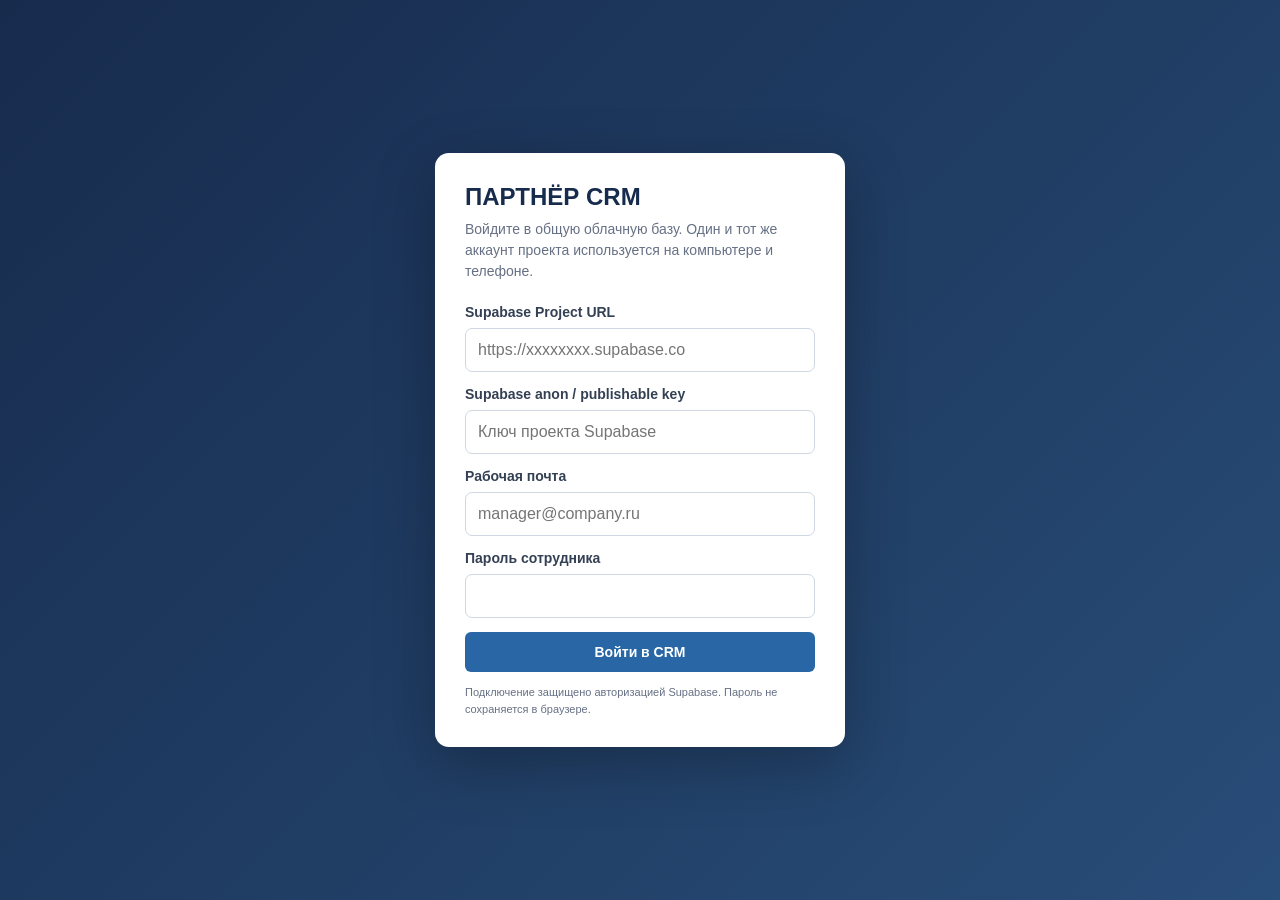
<file: PartnerCRM_Android/app/src/main/assets/index.html>
<!doctype html>
<html lang="ru">
<head>
<meta charset="utf-8"><meta name="viewport" content="width=device-width,initial-scale=1">
<title>ПАРТНЁР CRM — облачная версия</title>
<style>
:root{--navy:#172b4d;--blue:#2866a6;--bg:#f3f6fa;--line:#e1e7ef;--text:#1d2939;--muted:#667085;--red:#c0392b;--green:#16845b}
*{box-sizing:border-box}body{margin:0;background:var(--bg);color:var(--text);font:14px Arial,sans-serif}
header{background:var(--navy);color:white;padding:15px 22px;display:flex;align-items:center;gap:24px;flex-wrap:wrap}
.brand{font-size:21px;font-weight:800;letter-spacing:1px;white-space:nowrap}.brand span{color:#83b8f0}
nav{display:flex;gap:6px;flex-wrap:wrap}nav button{background:transparent;color:#eaf1f9;padding:9px 11px}nav button.active,nav button:hover{background:#2d4568}
.headright{margin-left:auto;display:flex;gap:8px;align-items:center}
button,.btn{border:0;border-radius:6px;background:var(--blue);color:white;padding:10px 14px;font-weight:600;cursor:pointer;font-size:13px}
button:hover,.btn:hover{filter:brightness(.93)}button.secondary,.btn.secondary{background:#e9eef5;color:#344054}button.danger{background:#fff0ef;color:var(--red)}
main{max-width:none;width:100%;margin:26px auto;padding:0 22px}.pagehead{display:flex;align-items:center;justify-content:space-between;gap:12px;margin-bottom:20px}
h1{font-size:26px;margin:0}h2{font-size:18px;margin:0 0 15px}
.grid{display:grid;grid-template-columns:repeat(3,1fr);gap:14px}.stat,.panel{background:white;border:1px solid var(--line);border-radius:10px;padding:17px;box-shadow:0 2px 8px #14213d08}
.stat div{color:var(--muted);margin-bottom:9px}.stat strong{font-size:25px;color:var(--navy)}
.two{display:grid;grid-template-columns:1fr 1fr;gap:16px;margin-top:17px}
table{width:100%;border-collapse:collapse;white-space:nowrap}th,td{text-align:left;padding:10px 9px;border-bottom:1px solid var(--line);vertical-align:top}th{font-size:12px;color:var(--muted);background:#f8fafc}
table tbody tr:nth-child(even):not(.task-overdue):not(.task-today):not(.task-soon):not(.deal-won):not(.deal-lost){background:#f3f4f6}table{table-layout:fixed}table th{position:relative;user-select:none}table th .global-col-resizer{position:absolute;right:0;top:0;width:8px;height:100%;cursor:col-resize;z-index:2}table:not(#table_clients) th .global-col-resizer:hover{background:#8bb8e8}table td{overflow:hidden;text-overflow:ellipsis}tr:last-child td{border-bottom:0}
.scroll{overflow:auto}.toolbar{display:flex;gap:8px;align-items:center;flex-wrap:wrap;margin-bottom:14px}.toolbar input{max-width:300px}
input,select,textarea{width:100%;padding:10px;border:1px solid #cfd7e3;border-radius:6px;font:14px Arial;background:#fff;color:var(--text)}
.toolbar input{width:260px}.formgrid{display:grid;grid-template-columns:repeat(2,minmax(220px,1fr));gap:14px}.formgrid label,.modal label{display:flex;flex-direction:column;gap:6px;font-weight:600;color:#344054}.formgrid textarea,.modal textarea{min-height:80px}.actions{display:flex;gap:6px}.actions button{padding:6px 9px;font-size:12px}
.badge{display:inline-block;padding:4px 7px;border-radius:20px;background:#edf3fa;color:#34577d;font-size:12px}.muted{color:#98a2b3}.notice{padding:12px 14px;background:#fff7df;border:1px solid #f1dfa6;border-radius:8px;margin:0 0 18px;color:#69551d;line-height:1.45}
.modalback{position:fixed;inset:0;background:#10182888;display:none;align-items:center;justify-content:center;padding:18px;z-index:5}.modalback.show{display:flex}.modal{background:white;border-radius:12px;width:min(760px,100%);max-height:92vh;overflow:auto;padding:22px}.modalhead{display:flex;justify-content:space-between;align-items:center;margin-bottom:18px}.modalgrid{display:grid;grid-template-columns:1fr 1fr;gap:13px}.modalfoot{display:flex;gap:8px;margin-top:18px}
.deal-won{background:#e8f6ee!important}.deal-won td{border-bottom-color:#c7e8d4}.deal-lost{background:#fff0ef!important}.deal-lost td{border-bottom-color:#f3c7c3}.task-overdue{background:#fff0ef!important;border-left:4px solid #c0392b}.task-today{background:#fff4e5!important;border-left:4px solid #e58a00}.task-soon{background:#eaf5ff!important;border-left:4px solid #3994d6}.contact-editor{grid-column:1/-1;border:1px solid var(--line);border-radius:8px;padding:12px}.contact-row{display:grid;grid-template-columns:1.2fr 1fr 1.2fr 1fr auto;gap:7px;margin:8px 0;align-items:center}.contact-row button{padding:7px}.additional-contacts{grid-column:1/-1;border:1px solid var(--line);border-radius:8px;padding:12px}.additional-contacts h3{margin:0 0 8px}.additional-contacts .muted{font-size:12px;margin-bottom:8px}.task-actions{display:flex;gap:6px;margin-top:7px}.task-actions button{padding:6px 9px;font-size:12px}.empty{text-align:center;padding:25px;color:var(--muted)}.flash{padding:10px 13px;background:#e8f6ef;color:#176b4c;border-radius:7px;margin-bottom:14px;display:none}
footer{text-align:center;color:#98a2b3;padding:26px}
.hidden{display:none!important}
#clients{width:100%;min-width:0}
#clients .panel.scroll{width:100%;max-width:100%;overflow-x:auto;overflow-y:hidden}
#table_clients{table-layout:fixed;width:max-content;min-width:100%;max-width:none}
#table_clients th,#table_clients td{overflow:hidden;text-overflow:ellipsis;white-space:nowrap}
#table_clients th{position:relative;user-select:none}
#table_clients th .col-resizer{position:absolute;right:0;top:0;width:7px;height:100%;cursor:col-resize}
#table_clients th .col-resizer:hover{background:#8bb8e8}
#table_clients th.dragover{outline:2px dashed var(--blue);outline-offset:-3px}
#table_clients .client-address{width:180px;max-width:180px}
#table_clients .client-notes{width:240px;max-width:240px}
/* Колонка действий закреплена справа, чтобы кнопка удаления всегда оставалась доступной */
#table_clients th[data-actions],#table_clients td:last-child{position:sticky;right:0;z-index:2;width:230px;min-width:230px;max-width:230px;background:#fff;overflow:visible;text-overflow:clip;white-space:normal;box-shadow:-5px 0 8px #14213d0d}
#table_clients th[data-actions]{z-index:3;background:#f8fafc}
#table_clients td:last-child .actions{display:flex;flex-wrap:wrap;gap:6px;align-items:center}
#table_clients td:last-child .actions button{white-space:nowrap}
#clientCardBack{z-index:8}
.client-card-section{border:1px solid var(--line);border-radius:8px;padding:13px;margin:12px 0}
.client-card-grid{display:grid;grid-template-columns:repeat(2,minmax(0,1fr));gap:10px}
.client-card-grid div{min-width:0;overflow-wrap:anywhere}
.client-card-grid small{display:block;color:var(--muted);margin-bottom:4px}
.client-task{padding:10px 0;border-bottom:1px solid var(--line)}
.client-task:last-child{border-bottom:0}
.client-history{font-size:13px;color:#475467;margin-top:5px;white-space:normal}
@media(max-width:700px){.client-card-grid{grid-template-columns:1fr}}

@media(max-width:800px){.grid{grid-template-columns:repeat(2,1fr)}.two{grid-template-columns:1fr}header{gap:12px}.headright{margin-left:0}}
@media(max-width:700px){.order-client-row{grid-template-columns:1fr 1fr!important}.order-client-row button{grid-column:1/-1}.contact-row{grid-template-columns:1fr 1fr}.contact-row button{grid-column:1/-1}}\n@media(max-width:560px){main{padding:0 12px}.grid,.formgrid,.modalgrid{grid-template-columns:1fr}h1{font-size:22px}.headright{width:100%}.headright button{flex:1}}
/* Компактный рабочий стол */
#home #stats{grid-template-columns:repeat(6,minmax(0,1fr));gap:9px}
#home #stats .stat{padding:10px 12px;border-radius:8px;min-width:0}
#home #stats .stat div{font-size:12px;line-height:1.25;margin-bottom:5px}
#home #stats .stat strong{font-size:19px;line-height:1.2;overflow-wrap:anywhere}
#home .two{grid-template-columns:1fr 1fr;gap:12px;margin-top:13px}
#home .two>.panel{padding:13px;min-width:0}
#home .two h2{font-size:16px;margin-bottom:10px}
#home #upcoming>div{padding:8px!important;margin:5px 0!important}
@media(max-width:1100px){#home #stats{grid-template-columns:repeat(3,minmax(0,1fr))}}
@media(max-width:800px){#home .two{grid-template-columns:1fr}}
@media(max-width:560px){#home #stats{grid-template-columns:repeat(2,minmax(0,1fr))}}


body:not(.crm-authenticated) > header,
body:not(.crm-authenticated) > main,
body:not(.crm-authenticated) > footer { display:none !important; }
#crmLoginGate{position:fixed;inset:0;z-index:9999;display:flex;align-items:center;justify-content:center;padding:20px;background:linear-gradient(135deg,#172b4d,#284d78)}
#crmLoginGate .login-card{width:min(410px,100%);background:#fff;border-radius:14px;padding:30px;box-shadow:0 18px 60px #0004}
#crmLoginGate h1{font-size:24px;color:#172b4d;margin:0 0 8px}
#crmLoginGate p{color:#667085;line-height:1.5;margin:0 0 22px}
#crmLoginGate label{display:block;font-weight:600;color:#344054;margin-bottom:8px}
#crmLoginGate input{width:100%;padding:12px;border:1px solid #cfd7e3;border-radius:7px;font-size:16px;margin-bottom:14px}
#crmLoginGate button{width:100%;padding:12px;font-size:14px}
#crmLoginError{display:none;color:#c0392b;font-size:13px;margin:0 0 12px}

</style>
</head>
<body>

<div id="crmLoginGate">
 <form class="login-card" id="crmLoginForm">
  <h1>ПАРТНЁР CRM</h1>
  <p>Войдите в общую облачную базу. Один и тот же аккаунт проекта используется на компьютере и телефоне.</p>
  <label for="crmProjectUrl">Supabase Project URL</label>
  <input id="crmProjectUrl" type="url" placeholder="https://xxxxxxxx.supabase.co" autocomplete="url" required>
  <label for="crmAnonKey">Supabase anon / publishable key</label>
  <input id="crmAnonKey" type="text" placeholder="Ключ проекта Supabase" autocomplete="off" required>
  <label for="crmEmail">Рабочая почта</label>
  <input id="crmEmail" type="email" placeholder="manager@company.ru" autocomplete="username" required>
  <label for="crmPassword">Пароль сотрудника</label>
  <input id="crmPassword" type="password" autocomplete="current-password" required>
  <div id="crmLoginError">Не удалось войти. Проверьте настройки и учётные данные.</div>
  <button id="crmLoginButton" type="submit">Войти в CRM</button>
  <p style="font-size:11px;margin:12px 0 0">Подключение защищено авторизацией Supabase. Пароль не сохраняется в браузере.</p>
 </form>
</div>
<script>
(function(){
 const gate = document.getElementById("crmLoginGate");
 const configKey = "partner_crm_cloud_config_v1";
 try {
   const cfg = JSON.parse(localStorage.getItem(configKey) || "{}");
   document.getElementById("crmProjectUrl").value = cfg.url || "";
   document.getElementById("crmAnonKey").value = cfg.anonKey || "";
   document.getElementById("crmEmail").value = cfg.email || "";
 } catch(e) {}
 document.getElementById("crmLoginForm").addEventListener("submit", async function(e){
   e.preventDefault();
   const url = document.getElementById("crmProjectUrl").value.trim().replace(/\/+$/,"");
   const anonKey = document.getElementById("crmAnonKey").value.trim();
   const email = document.getElementById("crmEmail").value.trim();
   const password = document.getElementById("crmPassword").value;
   const error = document.getElementById("crmLoginError");
   const button = document.getElementById("crmLoginButton");
   if(!/^https:\/\/[a-z0-9-]+\.supabase\.co$/i.test(url) || !anonKey || !email || !password){
     error.textContent = "Укажите корректный URL проекта, anon key, почту и пароль.";
     error.style.display = "block"; return;
   }
   button.disabled = true; button.textContent = "Подключение…"; error.style.display = "none";
   try {
     const response = await fetch(url + "/auth/v1/token?grant_type=password", {
       method:"POST",
       headers:{"Content-Type":"application/json","apikey":anonKey},
       body:JSON.stringify({email,password})
     });
     const session = await response.json();
     if(!response.ok || !session.access_token) throw new Error(session.msg || session.message || session.error_description || "Неверная почта или пароль");
     localStorage.setItem(configKey, JSON.stringify({url,anonKey,email}));
     localStorage.setItem("partner_crm_cloud_session_v1", JSON.stringify({
       accessToken:session.access_token,refreshToken:session.refresh_token,
       expiresAt:Date.now()+(Number(session.expires_in)||3600)*1000,user:session.user
     }));
     document.body.classList.add("crm-authenticated");
     gate.style.display = "none";
     document.getElementById("crmPassword").value = "";
     await startCloudSync();
   } catch(err) {
     error.textContent = "Ошибка входа: " + (err.message || "проверьте подключение");
     error.style.display = "block";
   } finally {
     button.disabled = false; button.textContent = "Войти в CRM";
   }
 });
})();
</script>
<header>
 <div class="brand">ПАРТНЁР <span>CRM</span></div>
 <nav id="nav">
  <button data-tab="home" class="active">Главная</button><button data-tab="leads">Лиды</button><button data-tab="clients">Клиенты</button><button data-tab="suppliers">Поставщики</button><button data-tab="orders">Заказы</button><button data-tab="shipments">Отгрузки</button><button data-tab="tasks">Задачи</button><button data-tab="debts">Дебиторка</button><button data-tab="reports">Отчёты</button>
 </nav>
 <div class="headright"><span id="cloudSyncStatus" style="font-size:12px;color:#d9e8f7;white-space:nowrap">☁ Не подключено</span><button class="secondary" onclick="exportData()">Экспорт базы</button><button class="secondary" onclick="crmLock()">Заблокировать</button><button class="secondary" onclick="document.getElementById('importFile').click()">Импорт базы</button><input id="importFile" type="file" accept=".json,application/json" class="hidden"></div>
</header>
<main>

<div id="flash" class="flash"></div>
<section id="home" class="view">
 <div class="pagehead"><h1>Рабочий стол</h1><button onclick="openForm('leads')">+ Новый лид</button></div>
 <div class="grid" id="stats"></div>
 <div class="panel" id="backupPanel" style="margin-top:16px">
  <div style="display:flex;justify-content:space-between;align-items:center;gap:12px;flex-wrap:wrap">
   <div><h2 style="margin-bottom:6px">Автоматическое резервное копирование</h2><div id="backupStatus" class="muted">Проверка резервных копий…</div></div>
   <button class="secondary" onclick="downloadLatestAutoBackup()">Скачать последнюю копию</button>
  </div>
 </div>
 <div class="two"><div class="panel"><h2>Ближайшие и просроченные задачи</h2><div id="upcoming"></div></div><div class="panel"><h2>История</h2><div id="recent"></div></div></div>
</section>
<section id="leads" class="view hidden"></section><section id="clients" class="view hidden"></section><section id="suppliers" class="view hidden"></section><section id="deals" class="view hidden"></section>
<section id="orders" class="view hidden"></section><section id="tasks" class="view hidden"></section><section id="shipments" class="view hidden"></section>
<section id="debts" class="view hidden"></section><section id="reports" class="view hidden"></section>
</main>
<footer>ООО «Партнёр» · облачная CRM · общая база Supabase · синхронизация через интернет</footer>
<div class="modalback" id="modalback"><div class="modal"><div class="modalhead"><h2 id="modalTitle">Добавить</h2><button class="secondary" onclick="closeForm()">Закрыть</button></div><form id="recordForm"><div class="modalgrid" id="formFields"></div><div class="modalfoot"><button type="submit">Сохранить</button><button type="button" class="secondary" onclick="closeForm()">Отмена</button></div></form></div></div>
<div class="modalback" id="moveTaskModal"><div class="modal" style="width:min(560px,100%)">
 <div class="modalhead"><h2>Перенос задачи</h2><button type="button" class="secondary" onclick="closeMoveTask()">Закрыть</button></div>
 <form id="moveTaskForm">
  <div class="modalgrid">
   <label>Новая дата выполнения<input id="moveTaskDate" name="dueDate" type="date" required></label>
   <label style="grid-column:1/-1">Комментарий к переносу<textarea id="moveTaskComment" name="comment" placeholder="Укажите причину переноса или что изменилось..." required></textarea></label>
  </div>
  <div class="modalfoot"><button type="submit">Сохранить перенос</button><button type="button" class="secondary" onclick="closeMoveTask()">Отмена</button></div>
 </form>
</div></div>
<div class="modalback" id="clientCardBack"><div class="modal" style="width:min(900px,100%)"><div class="modalhead"><h2 id="clientCardTitle">Карточка компании</h2><button class="secondary" onclick="closeClientCard()">Закрыть</button></div><div id="clientCardContent"></div></div></div>

<div class="modalback" id="orderModal"><div class="modal" style="width:min(900px,100%)"><div class="modalhead"><h2 id="orderModalTitle">Новый заказ / постановка в производство</h2><button type="button" class="secondary" onclick="closeOrderModal()">Закрыть</button></div>
<form id="orderForm"><div class="modalgrid">
<label>Ассортимент / продукция<input id="orderProduct" name="product" list="orderProductsList" placeholder="Выберите или введите наименование" required><datalist id="orderProductsList"></datalist></label>
<label>Предполагаемая дата постановки в производство<input name="productionDate" type="date" required></label>
<label>Наименование поставщика<input name="supplierName" type="text" placeholder="Укажите поставщика"></label>
<div style="grid-column:1/-1"><div style="display:flex;justify-content:space-between;align-items:center;gap:10px;flex-wrap:wrap"><b>График оплаты поставщику</b><button type="button" class="secondary" onclick="addOrderPaymentRow()">+ Добавить срок оплаты</button></div><div class="muted" style="margin:5px 0 8px">Укажите даты и суммы платежей. Если срок один — сумма заполнится автоматически. При нескольких сроках последний платёж автоматически рассчитает остаток.</div><div id="orderPaymentsList"></div></div>
<label>Закупочная стоимость бутылки у поставщика, ₽<input id="orderSupplierPrice" name="supplierPrice" type="number" min="0" step="0.01" placeholder="Цена за 1 бутылку" oninput="updateOrderTotal()" required></label>
<label style="grid-column:1/-1">Комментарий к производственному заказу<textarea name="notes" placeholder="Партия, особенности, сроки и прочие условия"></textarea></label>
</div><div class="contact-editor" style="margin-top:15px"><div style="display:flex;justify-content:space-between;align-items:center;gap:10px;flex-wrap:wrap"><div><b>Потребность клиентов</b><div class="muted">Добавьте несколько клиентов и укажите необходимое количество каждому</div></div><button type="button" class="secondary" onclick="addOrderClientRow()">+ Добавить клиента</button></div><div id="orderClientsList"></div><div style="display:flex;justify-content:flex-end;margin-top:12px;font-weight:700">Общий объём: <span id="orderTotal" style="margin:0 8px">0</span> · К оплате поставщику: <span id="orderSupplierTotal" style="margin-left:8px">0,00 ₽</span></div></div>
<div class="modalfoot"><button type="submit">Сохранить заказ</button><button type="button" class="secondary" onclick="closeOrderModal()">Отмена</button></div></form></div></div>
<script>
function crmLock(){
 if(typeof stopCloudSync==='function')stopCloudSync();
 document.body.classList.remove("crm-authenticated");
 const gate=document.getElementById("crmLoginGate");
 gate.style.display="flex";
 document.getElementById("crmPassword").value="";
 document.getElementById("crmPassword").focus();
}
const KEY='partner_crm_standalone_v1';
const AUTO_BACKUP_KEY='partner_crm_auto_backups_v1';
const AUTO_BACKUP_RETENTION=30;
const emptyDB={leads:[],clients:[],suppliers:[],actions:[],deals:[],orders:[],tasks:[],shipments:[],debts:[],activities:[],supplierPayments:{}};
let db=loadDB(), currentTab='home', editing=null, formTable=null;
if(!Array.isArray(db.leads))db.leads=[];if(!Array.isArray(db.suppliers))db.suppliers=[];if(!Array.isArray(db.actions))db.actions=[];if(!Array.isArray(db.activities))db.activities=[];db.tasks.forEach(t=>{if(!t.taskType)t.taskType='Другое';});if(!Array.isArray(db.orders))db.orders=[];
if(!db.supplierPayments||typeof db.supplierPayments!=='object')db.supplierPayments={};
runDailyBackup();
function localDateKey(d=new Date()){return [d.getFullYear(),String(d.getMonth()+1).padStart(2,'0'),String(d.getDate()).padStart(2,'0')].join('-')}
function getAutoBackups(){try{const v=JSON.parse(localStorage.getItem(AUTO_BACKUP_KEY)||'[]');return Array.isArray(v)?v:[]}catch(e){return []}}
function runDailyBackup(){
 try{
  const today=localDateKey(), backups=getAutoBackups();
  if(!backups.some(x=>x.date===today)){
   backups.push({date:today,createdAt:new Date().toISOString(),data:JSON.parse(JSON.stringify(db))});
   backups.sort((a,b)=>a.date.localeCompare(b.date));
   localStorage.setItem(AUTO_BACKUP_KEY,JSON.stringify(backups.slice(-AUTO_BACKUP_RETENTION)));
  }
 }catch(e){console.warn('Не удалось создать автоматическую резервную копию:',e)}
}
function renderBackupStatus(){
 const el=document.getElementById('backupStatus');if(!el)return;
 const backups=getAutoBackups(),last=backups[backups.length-1];
 el.textContent=last
  ? `Последняя копия: ${last.date}. Хранится копий: ${backups.length} из ${AUTO_BACKUP_RETENTION}. Новая копия создаётся автоматически при первом открытии CRM в каждый новый день.`
  : 'Автоматические копии пока не созданы.';
}
function downloadLatestAutoBackup(){
 const backups=getAutoBackups(),last=backups[backups.length-1];
 if(!last){alert('Автоматических резервных копий пока нет');return}
 downloadBackupObject(last.data,'partner_crm_auto_backup_'+last.date+'.json');
}
function downloadBlob(blob,filename){
 if(window.AndroidBridge&&typeof AndroidBridge.saveFile==='function'){
  const reader=new FileReader();
  reader.onload=()=>AndroidBridge.saveFile(String(reader.result).split(',')[1],filename,blob.type||'application/octet-stream');
  reader.readAsDataURL(blob);
  return;
 }
 const a=document.createElement('a'),url=URL.createObjectURL(blob);
 a.href=url;a.download=filename;a.click();setTimeout(()=>URL.revokeObjectURL(url),1000);
}
function downloadBackupObject(data,filename){
 const blob=new Blob([JSON.stringify(data,null,2)],{type:'application/json'});
 downloadBlob(blob,filename);
}
function loadDB(){try{return {...emptyDB,...JSON.parse(localStorage.getItem(KEY)||'{}')}}catch(e){return structuredClone(emptyDB)}}
function save(){localStorage.setItem(KEY,JSON.stringify(db));renderAll();scheduleCloudSync();toast('Изменения сохранены');}
function toast(s){let e=document.getElementById('flash');e.textContent=s;e.style.display='block';setTimeout(()=>e.style.display='none',2200)}
const defs={
leads:{title:'Лиды',singular:'лид',fields:[['company','Компания','text',true],['country','Страна'],['city','Город'],['contact','Контактное лицо'],['phone','Телефон'],['email','E-mail','email'],['manager','Менеджер'],['source','Откуда пришёл лид','leadSource'],['notes','Примечания','textarea']]},
clients:{title:'Клиенты',singular:'клиента',fields:[['company','Компания','text',true],['country','Страна'],['city','Город'],['address','Адрес'],['contact','Контактное лицо'],['phone','Телефон'],['email','E-mail','email'],['manager','Менеджер'],['notes','Примечания','textarea']]},
suppliers:{title:'Поставщики',singular:'поставщика',fields:[['company','Название поставщика','text',true],['country','Страна'],['city','Город'],['address','Адрес'],['contact','Контактное лицо'],['phone','Телефон'],['email','E-mail','email'],['manager','Ответственный менеджер'],['notes','Примечания','textarea']]},
deals:{title:'Сделки',singular:'сделку',fields:[['title','Название сделки','text',true],['clientId','Клиент','client'],['manager','Менеджер'],['stage','Этап','stage'],['amount','Сумма, руб.','number'],['product','Продукция'],['volume','Объём','number'],['probability','Вероятность, %','number'],['decisionDate','Дата решения','date'],['shipmentDate','Ожидаемая отгрузка','date'],['nextStep','Следующий шаг','textarea'],['notes','Примечания','textarea']]},
tasks:{title:'Задачи',singular:'задачу',fields:[['title','Задача','text',true],['taskType','Тип задачи','taskType'],['clientId','Клиент','client'],['leadId','Лид','lead'],['supplierId','Поставщик','supplier'],['manager','Менеджер'],['dueDate','Дата выполнения','date'],['dueTime','Время','time'],['reminderAt','Напоминание','datetime-local'],['status','Статус','taskStatus'],['notes','Примечания','textarea']]},
shipments:{title:'Отгрузки',singular:'отгрузку',fields:[['clientId','Клиент','client'],['leadId','Лид','lead'],['supplierId','Поставщик','supplier'],['dealId','Сделка','deal'],['manager','Менеджер'],['product','Продукция'],['quantity','Количество','number'],['amount','Сумма, руб.','number'],['shipmentDate','Дата отгрузки','date'],['status','Статус','shipmentStatus'],['notes','Примечания','textarea']]},
debts:{title:'Дебиторская задолженность',singular:'запись о долге',fields:[['clientId','Клиент','client'],['manager','Менеджер'],['invoice','Счёт / накладная'],['amount','Сумма долга, руб.','number'],['dueDate','Срок оплаты','date'],['paid','Оплачено, руб.','number'],['notes','Примечания','textarea']]}
};
const leadSources=['Позвонил сам','Написал на сайт компании','Написал на личную почту','Найден в интернете','Другое'];
const taskTypes=['Созвон','Рассылка','Коммерческое предложение','Переговоры','Обратная связь','Другое'];
const actionStatuses=['Созвон','Рассылка','Коммерческое предложение','Переговоры','Обратная связь'];
const stages=['Новая','Контакт','Переговоры','Коммерческое предложение','Согласование','Заказ','Выиграна','Проиграна'];
function money(v){return new Intl.NumberFormat('ru-RU',{maximumFractionDigits:2}).format(Number(v)||0)+' ₽'}
function esc(v){return String(v??'').replace(/[&<>"']/g,c=>({'&':'&amp;','<':'&lt;','>':'&gt;','"':'&quot;',"'":'&#39;'}[c]))}
function leadName(id){return db.leads.find(x=>x.id===id)?.company||'—'}
function clientName(id){return db.clients.find(x=>x.id===id)?.company||'—'}
function dealName(id){return db.deals.find(x=>x.id===id)?.title||'—'}
function supplierName(id){return db.suppliers.find(x=>x.id===id)?.company||'—'}
function taskEntityName(t){if(t.supplierId)return supplierName(t.supplierId);if(t.clientId&&clientName(t.clientId)!=='—')return clientName(t.clientId);if(t.leadId&&leadName(t.leadId)!=='—')return leadName(t.leadId);return 'Не указано'}
function showTab(tab){currentTab=tab;document.querySelectorAll('.view').forEach(x=>x.classList.add('hidden'));document.getElementById(tab).classList.remove('hidden');document.querySelectorAll('nav button').forEach(b=>b.classList.toggle('active',b.dataset.tab===tab));renderTab(tab);initResizableTables()}
document.getElementById('nav').addEventListener('click',e=>{let b=e.target.closest('button[data-tab]');if(b)showTab(b.dataset.tab)});
function renderAll(){renderHome();if(currentTab!=='home')renderTab(currentTab);initResizableTables()}
let homeHistory=[];
function openHomeHistory(index){
 const a=homeHistory[index];if(!a)return;
 const et=a.entityType,eid=Number(a.entityId)||0,table=a.sourceTable||'';
 if(table==='tasks'){let t=a.taskId?db.tasks.find(x=>Number(x.id)===Number(a.taskId)):null;if(!t)t=db.tasks.find(x=>String(x.title||'')===String(a.title||'')&&((et==='client'&&Number(x.clientId)===eid)||(et==='lead'&&Number(x.leadId)===eid)||(et==='supplier'&&Number(x.supplierId)===eid)));if(!t)t=db.tasks.find(x=>String(x.title||'')===String(a.title||''));if(t){openForm('tasks',t.id);return;}}
 if(et==='client'&&db.clients.some(x=>Number(x.id)===eid)){openClientCard(eid);return;}
 if(et==='lead'&&db.leads.some(x=>Number(x.id)===eid)){openLeadCard(eid);return;}
 if(et==='supplier'&&db.suppliers.some(x=>Number(x.id)===eid)){showTab('suppliers');openForm('suppliers',eid);return;}
 if(table==='tasks'){showTab('tasks');return;}
 if(et==='client')showTab('clients');else if(et==='lead')showTab('leads');else if(et==='supplier')showTab('suppliers');
}
function renderHome(){
 let active=db.leads.length;
 let shipped=db.shipments.filter(x=>x.status==='Отгружено').reduce((s,x)=>s+(+x.amount||0),0);
 let debt=db.debts.reduce((s,x)=>s+Math.max(0,(+x.amount||0)-(+x.paid||0)),0);
 let vals=[['Лиды',db.leads.length],['Клиенты',db.clients.length],['Открытые задачи',db.tasks.filter(x=>x.status!=='Выполнена').length]];
 document.getElementById('stats').innerHTML=vals.map(x=>`<div class="stat"><div>${x[0]}</div><strong>${x[1]}</strong></div>`).join('');
 let history=(db.activities||[]).map(a=>({...a,sortAt:historySortValue(a.at)}));
 // Подстраховка для старых записей: показываем действия, которые ещё не попали в журнал.
 (db.actions||[]).forEach(a=>{if(!(db.activities||[]).some(h=>h.sourceTable==='actions'&&Number(h.entityId)===Number(a.id)))history.push({type:'Действие',title:a.title||'Действие',details:[a.status,a.manager].filter(Boolean).join(' · '),at:a.actionDate||'Дата не указана',sortAt:historySortValue(a.actionDate),entityType:a.supplierId?'supplier':a.clientId?'client':'lead',entityId:a.supplierId||a.clientId||a.leadId});});
 history.sort((a,b)=>b.sortAt-a.sortAt);homeHistory=history.slice(0,20);
 document.getElementById('recent').innerHTML=homeHistory.length?homeHistory.map((a,i)=>{let who=a.entityType==='supplier'?supplierName(a.entityId)+' — поставщик':a.entityType==='client'?clientName(a.entityId)+' — клиент':a.entityType==='lead'?leadName(a.entityId)+' — лид':'';return `<div style="padding:9px 0;border-bottom:1px solid var(--line)"><div style="display:flex;justify-content:space-between;gap:8px;flex-wrap:wrap"><b>${esc(a.type||'Событие')} · <a href="#" onclick="event.preventDefault();openHomeHistory(${i})" style="color:var(--blue);text-decoration:underline">${esc(a.title||'Открыть запись')}</a></b><span class="muted">${esc(a.at||'')}</span></div>${who?`<div class="muted"><a href="#" onclick="event.preventDefault();openHomeHistory(${i})" style="color:inherit;text-decoration:underline">${esc(who)}</a></div>`:''}${a.details?`<div class="client-history">${esc(a.details)}</div>`:''}</div>`}).join(''):'<div class="empty">История пока пуста. Новые действия и добавленные записи будут отображаться здесь.</div>';
 let ts=db.tasks.filter(x=>x.status!=='Выполнена').sort((a,b)=>((a.dueDate||'9999')+(a.dueTime||'')).localeCompare((b.dueDate||'9999')+(b.dueTime||''))).slice(0,12);
 document.getElementById('upcoming').innerHTML=ts.length?ts.map(t=>{let cls=taskClass(t);return `<div class="${cls}" style="padding:10px;margin:6px 0;border-radius:6px"><b>${esc(t.taskType||'Задача')} · ${esc(t.title)}</b><div class="muted">${esc(t.dueDate||'Срок не указан')}${t.dueTime?' · '+esc(t.dueTime):''} · ${esc(t.manager||'Без менеджера')} · ${esc(taskEntityName(t))}</div><div class="task-actions"><button class="secondary" onclick="openForm('tasks',${t.id})">Изменить</button><button class="secondary" onclick="moveTask(${t.id})">Перенести</button></div></div>`}).join(''):'<div class="empty">Открытых задач нет</div>';
}
function updateDealStage(id,newStage,oldStage){
 let deal=db.deals.find(x=>x.id===id);if(!deal||!stages.includes(newStage))return;
 if(deal.stage===newStage)return;
 if(!confirm(`Подтвердить смену этапа сделки «${deal.title}»?\\n\\n${deal.stage} → ${newStage}`)){
  renderHome();return;
 }
 deal.stage=newStage;save();toast('Этап сделки обновлён');
}

function updateActionStatus(id,newStatus){const a=db.actions.find(x=>Number(x.id)===Number(id));if(!a||!actionStatuses.includes(newStatus)||a.status===newStatus)return;const old=a.status||'Не указан';if(!confirm(`Перевести действие «${a.title}» из статуса «${old}» в «${newStatus}»?`)){renderTab('actions');return;}a.statusHistory=Array.isArray(a.statusHistory)?a.statusHistory:[];a.statusHistory.push({from:old,to:newStatus,at:historyStamp()});a.status=newStatus;let et=a.supplierId?'supplier':a.clientId?'client':a.leadId?'lead':null,eid=a.supplierId||a.clientId||a.leadId;addActivity(et,eid,'Изменение действия',a.title||'Действие',`Статус: ${old} → ${newStatus}`,'actions');save();}
function addActivity(entityType,entityId,type,title,details='',sourceTable=''){if(!Array.isArray(db.activities))db.activities=[];db.activities.push({id:Date.now()+Math.floor(Math.random()*1000),entityType,entityId:Number(entityId)||null,type,title,details,sourceTable,at:historyStamp()});}
function historySortValue(value){if(!value)return 0;let m=String(value).match(/(\d{2})\.(\d{2})\.(\d{4})(?:,?\s+(\d{2}):(\d{2}))?/);if(m)return new Date(+m[3],+m[2]-1,+m[1],+(m[4]||0),+(m[5]||0)).getTime();let d=new Date(value);return Number.isNaN(d.getTime())?0:d.getTime();}
function entityHistory(type,id){return (db.activities||[]).filter(a=>a.entityType===type&&Number(a.entityId)===Number(id)).sort((a,b)=>(b.at||'').localeCompare(a.at||''));}
function openLeadCard(id){const l=db.leads.find(x=>x.id===id);if(!l)return;const hist=entityHistory('lead',id);const f=(k,v)=>`<div><small>${k}</small><b>${esc(v||'—')}</b></div>`;document.getElementById('clientCardTitle').textContent='Карточка лида: '+l.company;document.getElementById('clientCardContent').innerHTML=`<div class="client-card-section"><div class="client-card-grid">${f('Компания',l.company)}${f('Контакт',l.contact)}${f('Телефон',l.phone)}${f('E-mail',l.email)}${f('Страна / город',[l.country,l.city].filter(Boolean).join(', '))}${f('Источник',l.source)}${f('Менеджер',l.manager)}</div><p>${esc(l.notes||'')}</p><button onclick="convertLeadToClient(${l.id})">Перевести в клиента</button> <button class="secondary" onclick="convertLeadToSupplier(${l.id})">Перевести в поставщики</button> <button class="secondary" onclick="closeClientCard();openForm('leads',${l.id})">Изменить</button></div><div class="client-card-section"><h2>История взаимодействий (${hist.length})</h2>${hist.length?hist.map(a=>`<div class="client-task"><b>${esc(a.at)} · ${esc(a.type)}</b><div>${esc(a.title)}</div><div class="client-history">${esc(a.details)}</div></div>`).join(''):'<div class="muted">История пока пуста</div>'}</div>`;document.getElementById('clientCardBack').classList.add('show');}
function convertLeadToClient(id){const l=db.leads.find(x=>Number(x.id)===Number(id));if(!l)return;if(!confirm(`Перевести лид «${l.company}» в клиенты?`))return;const c={...l,id:Math.max(0,...db.clients.map(x=>x.id||0))+1,convertedFromLeadId:l.id,additionalContacts:Array.isArray(l.additionalContacts)?l.additionalContacts:[]};delete c.source;db.clients.push(c);db.tasks.forEach(t=>{if(Number(t.leadId)===Number(id)){t.clientId=c.id;t.leadId=null;}});(db.activities||[]).forEach(a=>{if(a.entityType==='lead'&&Number(a.entityId)===Number(id)){a.entityType='client';a.entityId=c.id;}});addActivity('client',c.id,'Перевод из лида','Компания переведена из лида в клиента',`Источник лида: ${l.source||'не указан'}`);db.leads=db.leads.filter(x=>Number(x.id)!==Number(id));closeClientCard();save();toast('Лид переведён в клиенты');}
function convertClientToLead(id){const c=db.clients.find(x=>Number(x.id)===Number(id));if(!c)return;if(!confirm(`Перевести клиента «${c.company}» обратно в лиды?\nКарточка компании, задачи и история взаимодействий будут перенесены в раздел «Лиды».`))return;const sourceOptions=['Позвонил сам','Написал на сайт компании','Написал на личную почту','Найден в интернете','Другое'];const entered=prompt('Укажите источник лида:\n'+sourceOptions.map((x,i)=>(i+1)+'. '+x).join('\n'),'5');if(entered===null)return;const n=Number(entered.trim());const source=Number.isInteger(n)&&n>=1&&n<=sourceOptions.length?sourceOptions[n-1]:(sourceOptions.includes(entered.trim())?entered.trim():'Другое');const l={...c,id:Math.max(0,...db.leads.map(x=>Number(x.id)||0))+1,source,convertedFromClientId:c.id};db.leads.push(l);db.tasks.forEach(t=>{if(Number(t.clientId)===Number(id)){t.leadId=l.id;t.clientId=null;}});(db.activities||[]).forEach(a=>{if(a.entityType==='client'&&Number(a.entityId)===Number(id)){a.entityType='lead';a.entityId=l.id;}});addActivity('lead',l.id,'Возврат в лиды','Клиент переведён обратно в лиды',`Источник лида: ${source}`);db.clients=db.clients.filter(x=>Number(x.id)!==Number(id));closeClientCard();save();render('leads');toast('Клиент переведён обратно в лиды');}
function convertLeadToSupplier(id){const l=db.leads.find(x=>Number(x.id)===Number(id));if(!l)return;if(!confirm(`Перевести лид «${l.company}» в поставщики? Задачи, действия и история будут перенесены.`))return;const s={...l,id:Math.max(0,...db.suppliers.map(x=>Number(x.id)||0))+1,convertedFromLeadId:l.id,company:l.company,notes:l.notes||''};delete s.source;db.suppliers.push(s);db.tasks.forEach(t=>{if(Number(t.leadId)===Number(id)){t.supplierId=s.id;t.leadId=null;t.clientId=null;}});db.actions.forEach(a=>{if(Number(a.leadId)===Number(id)){a.supplierId=s.id;a.leadId=null;a.clientId=null;}});(db.activities||[]).forEach(a=>{if(a.entityType==='lead'&&Number(a.entityId)===Number(id)){a.entityType='supplier';a.entityId=s.id;}});addActivity('supplier',s.id,'Перевод из лида','Компания переведена из лида в поставщики',`Источник лида: ${l.source||'не указан'}`);db.leads=db.leads.filter(x=>Number(x.id)!==Number(id));closeClientCard();save();toast('Лид переведён в поставщики');}
function convertClientToSupplier(id){const c=db.clients.find(x=>Number(x.id)===Number(id));if(!c)return;if(!confirm(`Перевести клиента «${c.company}» в поставщики? Задачи, действия и история будут перенесены.`))return;const s={...c,id:Math.max(0,...db.suppliers.map(x=>Number(x.id)||0))+1,convertedFromClientId:c.id,company:c.company};db.suppliers.push(s);db.tasks.forEach(t=>{if(Number(t.clientId)===Number(id)){t.supplierId=s.id;t.clientId=null;t.leadId=null;}});db.actions.forEach(a=>{if(Number(a.clientId)===Number(id)){a.supplierId=s.id;a.clientId=null;a.leadId=null;}});(db.activities||[]).forEach(a=>{if(a.entityType==='client'&&Number(a.entityId)===Number(id)){a.entityType='supplier';a.entityId=s.id;}});addActivity('supplier',s.id,'Перевод из клиента','Компания переведена из клиентов в поставщики');db.clients=db.clients.filter(x=>Number(x.id)!==Number(id));closeClientCard();save();toast('Клиент переведён в поставщики');}
function taskClass(t){if(!t.dueDate)return '';let today=new Date();today.setHours(0,0,0,0);let d=new Date(t.dueDate+'T00:00:00');let diff=Math.round((d-today)/86400000);return diff<0?'task-overdue':diff===0?'task-today':diff<=3?'task-soon':''}
function historyStamp(){return new Date().toLocaleString('ru-RU',{year:'numeric',month:'2-digit',day:'2-digit',hour:'2-digit',minute:'2-digit'})}
function addTaskHistory(task,changes,comment,action){if(!Array.isArray(task.history))task.history=[];task.history.push({at:historyStamp(),action:action||'Изменение задачи',changes:changes||[],comment:(comment||'').trim()})}
function logTaskActivity(task,action,details=''){const et=task.supplierId?'supplier':task.clientId?'client':task.leadId?'lead':null,eid=task.supplierId||task.clientId||task.leadId;addActivity(et,eid,action,task.title||'Задача',details,'tasks');const a=db.activities[db.activities.length-1];if(a)a.taskId=task.id;}
function taskHistoryHTML(task){let h=Array.isArray(task.history)?task.history:[];return h.length?`<div class="contact-editor" style="grid-column:1/-1"><b>История задачи</b>${h.slice().reverse().map(x=>`<div style="padding:9px 0;border-bottom:1px solid var(--line)"><b>${esc(x.at||'')}</b> · ${esc(x.action||'Изменение')}<div>${(x.changes||[]).map(y=>esc(y)).join('<br>')}</div>${x.comment?`<div style="margin-top:5px"><i>Комментарий:</i> ${esc(x.comment)}</div>`:''}</div>`).join('')}</div>`:'<div class="contact-editor" style="grid-column:1/-1"><b>История задачи</b><div class="muted">История пока пуста. Новые изменения будут записываться автоматически.</div></div>'}
let movingTaskId=null;
function moveTask(id){
 let t=db.tasks.find(x=>x.id===id);if(!t)return;
 movingTaskId=id;
 document.getElementById('moveTaskDate').value=t.dueDate||'';
 document.getElementById('moveTaskComment').value='';
 document.getElementById('moveTaskModal').classList.add('show');
}
function closeMoveTask(){document.getElementById('moveTaskModal').classList.remove('show');movingTaskId=null}
document.getElementById('moveTaskForm').addEventListener('submit',e=>{
 e.preventDefault();
 let t=db.tasks.find(x=>x.id===movingTaskId);if(!t)return;
 let date=document.getElementById('moveTaskDate').value;
 let comment=document.getElementById('moveTaskComment').value.trim();
 if(!date){alert('Укажите новую дату выполнения.');return}
 if(date===t.dueDate){alert('Дата не изменилась.');return}
 if(!comment){alert('Добавьте комментарий к переносу задачи.');return}
 let old=t.dueDate||'не указана';
 t.dueDate=date;
 addTaskHistory(t,[`Старая дата выполнения: ${old}`,`Новая дата выполнения: ${date}`],comment,'Перенос задачи');logTaskActivity(t,'Перенос задачи',`Срок: ${old} → ${date}. Комментарий: ${comment}`);
 closeMoveTask();save();
});
function renderTab(tab){
 if(tab==='home')return renderHome();
 if(tab==='orders')return renderOrders();
 if(tab==='reports')return renderReports();
 let d=defs[tab], rows=db[tab];
 if(['leads','clients','suppliers'].includes(tab)){
  const leadFields=[['company','Компания'],['contact','Контакт'],['phone','Телефон'],['email','E-mail'],['manager','Менеджер'],['source','Источник']];
  const fields=tab==='leads'?leadFields:d.fields.map(f=>[f[0],f[1]]);
  const head=fields.map(f=>`<th data-col="${f[0]}">${f[1]}</th>`).join('');
  const sorted=rows.slice().sort((a,b)=>(a.company||'').localeCompare(b.company||'','ru',{sensitivity:'base'}));
  const emptyLabel=tab==='leads'?'Лидов пока нет':tab==='clients'?'Клиентов пока нет':'Поставщиков пока нет';
  document.getElementById(tab).innerHTML=`<div class="pagehead"><h1>${d.title}</h1></div><div class="toolbar"><input id="search_${tab}" placeholder="Поиск по таблице..." oninput="filterRows('${tab}')"><button onclick="openForm('${tab}')">+ Добавить ${d.singular}</button><button class="secondary" onclick="downloadCSV('${tab}')">Выгрузить CSV</button></div><div class="panel scroll"><table id="table_${tab}"><thead><tr><th>ID</th>${head}<th data-actions="true">Действия</th></tr></thead><tbody>${sorted.length?sorted.map(r=>rowHTML(tab,r)).join(''):`<tr><td colspan="${fields.length+2}" class="empty">${emptyLabel}</td></tr>`}</tbody></table></div>`;
  return;
 }
 let fields=d.fields;
 if(tab==='tasks')fields=[['title','Задача'],['taskType','Тип задачи'],['company','Компания'],['manager','Менеджер'],['dueDate','Дата выполнения'],['dueTime','Время'],['reminderAt','Напоминание'],['status','Статус'],['notes','Примечания']];
 let head=fields.map(f=>`<th data-col="${f[0]}">${f[1]}<span class="col-resizer" title="Изменить ширину"></span></th>`).join('');
 let search=`<div class="toolbar"><input id="search_${tab}" placeholder="Поиск по таблице..." oninput="filterRows('${tab}')"><button onclick="openForm('${tab}')">+ Добавить ${d.singular}</button><button class="secondary" onclick="downloadCSV('${tab}')">Выгрузить CSV</button></div>`;
 document.getElementById(tab).innerHTML=`<div class="pagehead"><h1>${d.title}</h1></div>${search}<div class="panel scroll"><table id="table_${tab}"><thead><tr><th>ID</th>${head}<th data-actions="true">Действия</th></tr></thead><tbody>${rows.length?rows.map(r=>rowHTML(tab,r)).join(''):`<tr><td colspan="${fields.length+2}" class="empty">Записей пока нет</td></tr>`}</tbody></table></div>`;
}

let editingOrderId=null;
function orderProductOptions(){
 const vals=[...db.deals.map(x=>x.product),...db.shipments.map(x=>x.product),...db.orders.map(x=>x.product)].map(x=>String(x||'').trim()).filter(Boolean);
 return [...new Set(vals)].sort((a,b)=>a.localeCompare(b,'ru'));
}
function supplierPaymentBreakdown(rows){
 const now=new Date(), months=[];
 for(let offset=-1;offset<=2;offset++){
  const d=new Date(now.getFullYear(),now.getMonth()+offset,1);
  months.push({key:`${d.getFullYear()}-${String(d.getMonth()+1).padStart(2,'0')}`,
   label:d.toLocaleDateString('ru-RU',{month:'long',year:'numeric'})});
 }
 const groups=new Map();
 rows.forEach(o=>{
  const supplier=String(o.supplierName||'Поставщик не указан').trim()||'Поставщик не указан';
  const qty=(o.clients||[]).reduce((n,c)=>n+(+c.quantity||0),0);
  const amount=qty*(+o.supplierPrice||0);
  const schedule=Array.isArray(o.paymentSchedule)&&o.paymentSchedule.length?o.paymentSchedule:[{date:o.paymentDueDate||'',amount}];
  if(!groups.has(supplier))groups.set(supplier,{supplier,items:new Set(),planned:{},withoutDate:0});
  const g=groups.get(supplier);
  g.items.add(String(o.product||'Продукция'));
  schedule.forEach(part=>{const monthKey=/^\d{4}-\d{2}/.test(String(part.date||''))?String(part.date).slice(0,7):'';const partAmount=Number(part.amount)||0;if(monthKey)g.planned[monthKey]=(g.planned[monthKey]||0)+partAmount;else g.withoutDate+=partAmount;});
 });
 const list=[...groups.values()].sort((a,b)=>a.supplier.localeCompare(b.supplier,'ru',{sensitivity:'base'}));
 if(!list.length)return '<div class="panel" style="margin-bottom:16px"><h2>Оплата поставщикам</h2><div class="empty">Пока нет заказов с закупочной стоимостью</div></div>';
 const monthHeaders=months.map(m=>`<th colspan="2" style="text-align:center;text-transform:capitalize">${esc(m.label)}<div style="display:grid;grid-template-columns:1fr 1fr;gap:8px;margin-top:7px"><span>К оплате</span><span>Фактически</span></div></th>`).join('');
 const body=list.map(g=>{
  const supplierKey=encodeURIComponent(g.supplier);
  const assortment=[...g.items].sort((a,b)=>a.localeCompare(b,'ru',{sensitivity:'base'}));
  const cells=months.map(m=>{
   const planned=g.planned[m.key]||0;
   const actual=Number(db.supplierPayments[`${g.supplier}||${m.key}`]||0);
   return `<td style="text-align:right;min-width:125px"><b>${money(planned)}</b></td><td style="min-width:145px"><input type="number" min="0" step="0.01" value="${actual||''}" placeholder="0,00" aria-label="Фактическая оплата ${esc(g.supplier)} ${esc(m.label)}" onchange="setSupplierActualPayment('${supplierKey}','${m.key}',this.value)" style="min-width:125px;text-align:right"></td>`;
  }).join('');
  return `<tr><td style="white-space:normal;min-width:190px;max-width:270px"><b>${esc(g.supplier)}</b><div class="muted" style="font-size:12px;margin-top:5px;line-height:1.5">${assortment.map(esc).join('<br>')}</div></td>${cells}</tr>`;
 }).join('');
 const noDate=list.filter(g=>g.withoutDate>0).map(g=>`<div>${esc(g.supplier)} — ${money(g.withoutDate)}</div>`).join('');
 return `<div class="panel" style="margin-bottom:16px"><div style="display:flex;justify-content:space-between;align-items:center;gap:12px;flex-wrap:wrap;margin-bottom:12px"><div><h2 style="margin-bottom:5px">Оплата поставщикам</h2><div class="muted">Плановые суммы рассчитаны по срокам оплаты заказов. Фактические платежи вводятся вручную и сохраняются в CRM.</div></div><strong style="font-size:20px;color:var(--navy)">${money(list.reduce((s,g)=>s+Object.values(g.planned).reduce((a,v)=>a+v,0),0))}</strong></div><div class="scroll"><table style="min-width:1120px"><thead><tr><th rowspan="2">Поставщик / ассортимент</th>${monthHeaders}</tr></thead><tbody>${body}</tbody></table></div>${noDate?`<div class="notice" style="margin:12px 0 0"><b>Заказы без указанного срока оплаты:</b>${noDate}</div>`:''}</div>`;
}
function setSupplierActualPayment(encodedSupplier,month,value){
 const supplier=decodeURIComponent(encodedSupplier);
 const key=`${supplier}||${month}`;
 const amount=Math.max(0,Number(value)||0);
 if(amount)db.supplierPayments[key]=amount;else delete db.supplierPayments[key];
 localStorage.setItem(KEY,JSON.stringify(db));
 scheduleCloudSync();
 toast('Фактическая оплата сохранена');
}
function renderOrders(){
 const rows=[...db.orders].sort((a,b)=>(a.productionDate||'').localeCompare(b.productionDate||''));
 const total=rows.reduce((n,o)=>n+(o.clients||[]).reduce((s,c)=>s+(+c.quantity||0),0),0);
 const supplierTotal=rows.reduce((n,o)=>n+(o.clients||[]).reduce((s,c)=>s+(+c.quantity||0),0)*(+o.supplierPrice||0),0);
 document.getElementById('orders').innerHTML=`<div class="pagehead"><div><h1>Заказы и планирование производства</h1><div class="muted" style="margin-top:6px">Планируйте выпуск продукции и распределяйте потребность между несколькими клиентами</div></div><button onclick="openOrderForm()">+ Новый заказ / постановка</button></div>
 <div class="grid" style="margin-bottom:16px"><div class="stat"><div>Планов производства</div><strong>${rows.length}</strong></div><div class="stat"><div>Клиентских заявок</div><strong>${rows.reduce((n,o)=>n+(o.clients||[]).length,0)}</strong></div><div class="stat"><div>Общая потребность</div><strong>${new Intl.NumberFormat('ru-RU').format(total)}</strong></div><div class="stat"><div>К оплате поставщикам</div><strong>${money(supplierTotal)}</strong></div></div>
 ${supplierPaymentBreakdown(rows)}
 <div class="toolbar"><input id="search_orders" placeholder="Поиск по продукции или клиенту..." oninput="filterOrderRows(this.value)"><button class="secondary" onclick="downloadOrdersCSV()">Выгрузить план в CSV</button></div>
 <div class="panel scroll"><table id="ordersTable"><thead><tr><th>№</th><th>Ассортимент</th><th>Дата постановки</th><th>Клиенты и потребность</th><th>Общий объём</th><th>Поставщик</th><th>Срок оплаты</th><th>Цена бутылки у поставщика</th><th>Сумма к оплате поставщику</th><th>Комментарий</th><th>Действия</th></tr></thead><tbody>${rows.length?rows.map(o=>{let sum=(o.clients||[]).reduce((n,c)=>n+(+c.quantity||0),0);let payable=sum*(+o.supplierPrice||0);let detail=(o.clients||[]).map(c=>`${esc(clientName(c.clientId))}: ${new Intl.NumberFormat('ru-RU').format(+c.quantity||0)}${c.note?' ('+esc(c.note)+')':''}`).join('<br>');return `<tr data-search="${esc((o.product+' '+(o.clients||[]).map(c=>clientName(c.clientId)).join(' ')).toLowerCase())}"><td>${o.id}</td><td><b>${esc(o.product)}</b></td><td>${esc(o.productionDate||'—')}</td><td style="white-space:normal;min-width:240px">${detail||'—'}</td><td><b>${new Intl.NumberFormat('ru-RU').format(sum)}</b></td><td>${esc(o.supplierName||'—')}</td><td>${(o.paymentSchedule||[]).length?o.paymentSchedule.map(p=>`${esc(p.date||'без даты')} — ${money(p.amount)}`).join('<br>'):esc(o.paymentDueDate||'—')}</td><td>${o.supplierPrice!==undefined?money(o.supplierPrice):'—'}</td><td><b>${money(payable)}</b></td><td style="white-space:normal;min-width:150px">${esc(o.notes||'')}</td><td><div class="actions"><button class="secondary" onclick="openOrderForm(${o.id})">Изменить</button><button class="danger" onclick="deleteOrder(${o.id})">Удалить</button></div></td></tr>`}).join(''):`<tr><td colspan="11" class="empty">Заказов пока нет. Создайте первую постановку в производство.</td></tr>`}</tbody></table></div>`;
 initResizableTables();
}
function filterOrderRows(q){q=String(q||'').toLowerCase();document.querySelectorAll('#ordersTable tbody tr').forEach(tr=>tr.style.display=(tr.dataset.search||'').includes(q)?'':'none')}
function orderClientRowHTML(item={}){
 const pickerId='orderClientPicker_'+Math.random().toString(36).slice(2,9);
 const opts=db.clients.map(c=>`<option value="${c.id}" ${String(item.clientId||'')===String(c.id)?'selected':''}>${esc(c.company)}</option>`).join('');
 return `<div class="order-client-row" style="display:grid;grid-template-columns:minmax(180px,2fr) minmax(120px,1fr) minmax(140px,1.5fr) auto;gap:8px;align-items:center;margin-top:9px"><div><input type="search" autocomplete="off" placeholder="Поиск клиента по названию..." oninput="filterPickerOptions(this,'${pickerId}')" style="margin-bottom:5px"><select id="${pickerId}" data-order-client required><option value="">Выберите клиента</option>${opts}</select></div><input data-order-quantity type="number" min="0.001" step="any" required placeholder="Количество" value="${esc(item.quantity??'') }" oninput="updateOrderTotal()"><input data-order-note placeholder="Примечание (необязательно)" value="${esc(item.note||'')}"><button type="button" class="danger" onclick="this.closest('.order-client-row').remove();updateOrderTotal()">Убрать</button></div>`;
}
function filterPickerOptions(searchInput,selectId){
 const select=document.getElementById(selectId);if(!select)return;
 const q=String(searchInput.value||'').trim().toLocaleLowerCase('ru');
 [...select.options].forEach((option,index)=>{if(index===0){option.hidden=false;return;}option.hidden=!!q&&!option.textContent.toLocaleLowerCase('ru').includes(q)});
 if(select.selectedOptions[0]?.hidden)select.value='';
}
function addOrderClientRow(item={}){const box=document.getElementById('orderClientsList');if(!box)return;box.insertAdjacentHTML('beforeend',orderClientRowHTML(item));updateOrderTotal()}
function orderPayableTotal(){const total=[...document.querySelectorAll('[data-order-quantity]')].reduce((s,x)=>s+(Number(x.value)||0),0);const price=Number(document.getElementById('orderSupplierPrice')?.value)||0;return total*price}
function paymentRows(){return [...document.querySelectorAll('#orderPaymentsList .order-payment-row')]}
function refreshOrderPaymentAmounts(){const rows=paymentRows(),total=orderPayableTotal();if(!rows.length)return; if(rows.length===1){const amount=rows[0].querySelector('[data-payment-amount]');amount.value=total.toFixed(2);amount.readOnly=true;return;}let entered=0;rows.slice(0,-1).forEach(row=>{const input=row.querySelector('[data-payment-amount]');input.readOnly=false;entered+=Math.max(0,Number(input.value)||0)});const last=rows[rows.length-1].querySelector('[data-payment-amount]');last.readOnly=true;last.value=Math.max(0,total-entered).toFixed(2)}
function orderPaymentRowHTML(part={},last=false){return `<div class="order-payment-row" style="display:grid;grid-template-columns:minmax(150px,1fr) minmax(150px,1fr) auto;gap:8px;align-items:center;margin-top:8px"><label style="margin:0">Дата оплаты<input data-payment-date type="date" value="${esc(part.date||'')}"></label><label style="margin:0">Сумма, ₽<input data-payment-amount type="number" min="0" step="0.01" value="${part.amount??''}" ${last?'readonly':''} oninput="refreshOrderPaymentAmounts()" placeholder="Сумма платежа"></label><button type="button" class="danger" onclick="removeOrderPaymentRow(this)">Убрать</button></div>`}
function addOrderPaymentRow(part={}){const box=document.getElementById('orderPaymentsList');if(!box)return;const rows=paymentRows();if(rows.length===1){const first=rows[0].querySelector('[data-payment-amount]');first.readOnly=false;first.value='';}box.insertAdjacentHTML('beforeend',orderPaymentRowHTML(part,true));refreshOrderPaymentAmounts()}
function removeOrderPaymentRow(btn){const rows=paymentRows();if(rows.length<=1){alert('В заказе должен остаться хотя бы один срок оплаты');return;}btn.closest('.order-payment-row').remove();refreshOrderPaymentAmounts()}
function collectOrderPaymentSchedule(){return paymentRows().map(row=>({date:row.querySelector('[data-payment-date]').value,amount:Number(row.querySelector('[data-payment-amount]').value)||0}));}
function updateOrderTotal(){const total=[...document.querySelectorAll('[data-order-quantity]')].reduce((s,x)=>s+(Number(x.value)||0),0);const price=Number(document.getElementById('orderSupplierPrice')?.value)||0;const el=document.getElementById('orderTotal');if(el)el.textContent=new Intl.NumberFormat('ru-RU',{maximumFractionDigits:3}).format(total);const payable=document.getElementById('orderSupplierTotal');if(payable)payable.textContent=money(total*price);refreshOrderPaymentAmounts()}
function openOrderForm(id=null){
 editingOrderId=id;const item=id?db.orders.find(x=>x.id===id):null;const form=document.getElementById('orderForm');form.reset();
 document.getElementById('orderModalTitle').textContent=id?'Изменить производственный заказ':'Новый заказ / постановка в производство';
 document.getElementById('orderProduct').value=item?.product||'';
 document.getElementById('orderProductsList').innerHTML=orderProductOptions().map(x=>`<option value="${esc(x)}"></option>`).join('');
 form.elements.productionDate.value=item?.productionDate||'';form.elements.supplierName.value=item?.supplierName||'';form.elements.supplierPrice.value=item?.supplierPrice??'';form.elements.notes.value=item?.notes||'';
 const payBox=document.getElementById('orderPaymentsList');payBox.innerHTML='';const savedSchedule=Array.isArray(item?.paymentSchedule)&&item.paymentSchedule.length?item.paymentSchedule:[{date:item?.paymentDueDate||'',amount:null}];savedSchedule.forEach((part,i)=>payBox.insertAdjacentHTML('beforeend',orderPaymentRowHTML(part,i===savedSchedule.length-1)));
 const box=document.getElementById('orderClientsList');box.innerHTML='';
 (item?.clients?.length?item.clients:[{}]).forEach(c=>addOrderClientRow(c));refreshOrderPaymentAmounts();
 document.getElementById('orderModal').classList.add('show');
}
function closeOrderModal(){document.getElementById('orderModal').classList.remove('show')}
document.getElementById('orderForm').addEventListener('submit',e=>{
 e.preventDefault();const product=document.getElementById('orderProduct').value.trim(),productionDate=e.target.elements.productionDate.value,supplierName=e.target.elements.supplierName.value.trim(),supplierPrice=Number(e.target.elements.supplierPrice.value),notes=e.target.elements.notes.value.trim();const paymentSchedule=collectOrderPaymentSchedule(),paymentDueDate=paymentSchedule[0]?.date||'';
 const clients=[...document.querySelectorAll('#orderClientsList .order-client-row')].map(row=>({clientId:Number(row.querySelector('[data-order-client]').value),quantity:Number(row.querySelector('[data-order-quantity]').value),note:row.querySelector('[data-order-note]').value.trim()}));
 if(!product){alert('Укажите ассортимент продукции');return}if(!(supplierPrice>=0)||e.target.elements.supplierPrice.value===''){alert('Укажите закупочную стоимость бутылки у поставщика');return}if(!clients.length||clients.some(c=>!c.clientId||!(c.quantity>0))){alert('Для каждой строки выберите клиента и укажите количество больше нуля');return}if(paymentSchedule.some(p=>p.amount<0)){alert('Сумма платежа не может быть отрицательной');return}
 const record={product,productionDate,supplierName,paymentDueDate,paymentSchedule,supplierPrice,notes,clients};
 if(editingOrderId){const i=db.orders.findIndex(x=>x.id===editingOrderId);if(i>=0)db.orders[i]={...db.orders[i],...record}}
 else{record.id=Math.max(0,...db.orders.map(x=>x.id||0))+1;db.orders.push(record)}
 closeOrderModal();save();
});
function deleteOrder(id){const o=db.orders.find(x=>x.id===id);if(!o)return;if(!confirm(`Удалить производственный заказ «${o.product}»?`))return;if(!confirm('Подтвердите удаление заказа и всех распределённых клиентских потребностей.'))return;db.orders=db.orders.filter(x=>x.id!==id);save()}
function downloadOrdersCSV(){const rows=[['№','Ассортимент','Предполагаемая дата постановки','Поставщик','Срок оплаты','Клиент','Необходимое количество','Закупочная цена бутылки, ₽','Сумма к оплате поставщику, ₽','Примечание клиента','Комментарий к заказу']];db.orders.forEach(o=>(o.clients||[]).forEach(c=>rows.push([o.id,o.product,o.productionDate||'',o.supplierName||'',o.paymentDueDate||'',clientName(c.clientId),c.quantity,o.supplierPrice??'',(+c.quantity||0)*(+o.supplierPrice||0),c.note||'',o.notes||''])));const csv=rows.map(r=>r.map(v=>'"'+String(v??'').replace(/"/g,'""')+'"').join(';')).join('\r\n');const blob=new Blob(['\ufeff'+csv],{type:'text/csv;charset=utf-8'});downloadBlob(blob,'partner_production_orders.csv')}

const GLOBAL_TABLE_WIDTHS_KEY='partner_crm_table_widths_v1';
function initResizableTables(){
 let saved={};try{saved=JSON.parse(localStorage.getItem(GLOBAL_TABLE_WIDTHS_KEY)||'{}')||{}}catch(e){}
 document.querySelectorAll('.view table').forEach(table=>{
  if(table.dataset.globalResizeReady==='1')return;
  table.dataset.globalResizeReady='1';
  let headers=table.querySelectorAll('thead th');if(!headers.length&&table.rows.length)headers=table.rows[0].querySelectorAll('th');if(!headers.length)return;
  table.style.tableLayout='fixed';
  headers.forEach((th,index)=>{
   const key=(table.id||'table')+'_'+index;
   const initial=Math.round(th.getBoundingClientRect().width)||150;
   const width=Number(saved[key])||initial;th.style.width=width+'px';
   table.querySelectorAll('tbody tr').forEach(tr=>{const cell=tr.children[index];if(cell&&!cell.hasAttribute('colspan'))cell.style.width=width+'px'});
   let grip=th.querySelector('.global-col-resizer');
   if(!grip){grip=document.createElement('span');grip.className='global-col-resizer';grip.title='Потяните, чтобы изменить ширину столбца';th.appendChild(grip)}
   let startX=0,startW=0;
   grip.addEventListener('mousedown',ev=>{ev.preventDefault();ev.stopPropagation();startX=ev.clientX;startW=th.getBoundingClientRect().width;
    const move=e=>{const w=Math.max(65,Math.round(startW+e.clientX-startX));th.style.width=w+'px';table.querySelectorAll('tbody tr').forEach(tr=>{const cell=tr.children[index];if(cell&&!cell.hasAttribute('colspan'))cell.style.width=w+'px'})};
    const up=()=>{document.removeEventListener('mousemove',move);document.removeEventListener('mouseup',up);saved[key]=Math.round(th.getBoundingClientRect().width);try{localStorage.setItem(GLOBAL_TABLE_WIDTHS_KEY,JSON.stringify(saved))}catch(e){}};
    document.addEventListener('mousemove',move);document.addEventListener('mouseup',up);
   });
  });
 });
}

const CLIENT_COL_KEY='partner_crm_client_columns_v1';
const CLIENT_DEFAULT_COLS=['company','currentState','country','city','address','contact','phone','email','manager','notes'];
function getClientColumns(){
 try{let saved=JSON.parse(localStorage.getItem(CLIENT_COL_KEY)||'null');if(Array.isArray(saved)){let all=[...CLIENT_DEFAULT_COLS];return [...saved.filter(x=>all.includes(x)),...all.filter(x=>!saved.includes(x))]}}catch(e){}
 return [...CLIENT_DEFAULT_COLS];
}
function saveClientColumns(){let t=document.getElementById('table_clients');if(!t)return;localStorage.setItem(CLIENT_COL_KEY,JSON.stringify([...t.querySelectorAll('thead th[data-col]')].map(x=>x.dataset.col)))}
function initClientColumnControls(){
 const table=document.getElementById('table_clients');if(!table)return;
 const widths={company:210,currentState:155,country:110,city:130,address:180,contact:170,phone:135,email:190,manager:130,notes:240};
 const savedWidths=JSON.parse(localStorage.getItem('partner_crm_client_widths_v1')||'{}');
 table.querySelectorAll('thead th').forEach(th=>{
  let col=th.dataset.col;th.style.width=(savedWidths[col]||widths[col]||150)+'px';th.draggable=true;
  th.addEventListener('dragstart',e=>{th.classList.add('dragging');e.dataTransfer.setData('text/plain',col)});
  th.addEventListener('dragend',()=>{th.classList.remove('dragging');table.querySelectorAll('th').forEach(x=>x.classList.remove('dragover'))});
  th.addEventListener('dragover',e=>{e.preventDefault();th.classList.add('dragover')});
  th.addEventListener('dragleave',()=>th.classList.remove('dragover'));
  th.addEventListener('drop',e=>{e.preventDefault();th.classList.remove('dragover');let from=e.dataTransfer.getData('text/plain');if(!from||from===col)return;let order=getClientColumns(),a=order.indexOf(from),b=order.indexOf(col);order.splice(a,1);order.splice(b,0,from);applyClientColumnOrder(order);saveClientColumns()});
  let grip=th.querySelector('.col-resizer'),startX,startW;
  grip.addEventListener('mousedown',e=>{e.preventDefault();e.stopPropagation();startX=e.clientX;startW=th.getBoundingClientRect().width;
   const move=ev=>{let w=Math.max(75,startW+ev.clientX-startX);th.style.width=w+'px';let idx=[...th.parentElement.children].indexOf(th);table.querySelectorAll('tbody tr').forEach(tr=>{if(tr.children[idx])tr.children[idx].style.width=w+'px'})};
   const up=()=>{document.removeEventListener('mousemove',move);document.removeEventListener('mouseup',up);saveClientWidths()};
   document.addEventListener('mousemove',move);document.addEventListener('mouseup',up);
  });
 });
}
function saveClientWidths(){let t=document.getElementById('table_clients'),w={};t.querySelectorAll('thead th[data-col]').forEach(th=>w[th.dataset.col]=Math.round(th.getBoundingClientRect().width));localStorage.setItem('partner_crm_client_widths_v1',JSON.stringify(w))}
function applyClientColumnOrder(order){
 let table=document.getElementById('table_clients');if(!table)return;
 let header=table.tHead.rows[0],body=table.tBodies[0],actionHead=header.querySelector('th[data-actions]');
 let headerMap={};[...header.querySelectorAll('th[data-col]')].forEach(th=>headerMap[th.dataset.col]=th);
 order.forEach(k=>{if(headerMap[k])header.insertBefore(headerMap[k],actionHead)});
 [...body.rows].forEach(row=>{
  let actionCell=row.lastElementChild,cellMap={};
  [...row.cells].slice(0,-1).forEach((cell,i)=>{cellMap[order[i]]=cell});
  order.forEach(k=>{if(cellMap[k])row.insertBefore(cellMap[k],actionCell)});
 });
}
function openClientCard(id){
 let c=db.clients.find(x=>x.id===id);if(!c)return;
 let tasks=db.tasks.filter(t=>Number(t.clientId)===Number(id)).sort((a,b)=>((b.dueDate||'')+(b.dueTime||'')).localeCompare((a.dueDate||'')+(a.dueTime||'')));
 let active=tasks.filter(t=>t.status!=='Выполнена');
 let history=tasks.flatMap(t=>(Array.isArray(t.history)?t.history:[]).map(h=>({task:t,entry:h}))).sort((a,b)=>(b.entry.at||'').localeCompare(a.entry.at||''));
 const field=(label,value)=>`<div><small>${label}</small><b>${esc(value||'—')}</b></div>`;
 document.getElementById('clientCardTitle').textContent='Карточка компании: '+c.company;
 document.getElementById('clientCardContent').innerHTML=`
 <div class="client-card-section"><div style="margin-bottom:10px"><button class="secondary" onclick="convertClientToLead(${c.id})">Перевести обратно в лиды</button> <button class="secondary" onclick="convertClientToSupplier(${c.id})">Перевести в поставщики</button></div><div class="client-card-grid">
 ${field('Название компании',c.company)}${field('Контактное лицо',c.contact)}
 ${field('Телефон',c.phone)}${field('Почта',c.email)}
 ${field('Страна / город',[c.country,c.city].filter(Boolean).join(', '))}${field('Адрес',c.address)}
 </div><div style="margin-top:12px"><small class="muted">Примечание</small><div>${esc(c.notes||'—')}</div></div></div>
 <div class="client-card-section"><h2>Дополнительные контактные лица (${(Array.isArray(c.additionalContacts)?c.additionalContacts:[]).length})</h2>
 ${(Array.isArray(c.additionalContacts)?c.additionalContacts:[]).length?c.additionalContacts.map(person=>`<div class="client-task"><b>${esc(person.name||'Без имени')}</b><div class="muted">${esc(person.position||'Должность не указана')}</div><div>Телефон: ${person.phone?`<a href="tel:${esc(person.phone)}">${esc(person.phone)}</a>`:'—'}</div><div>E-mail: ${person.email?`<a href="mailto:${esc(person.email)}">${esc(person.email)}</a>`:'—'}</div></div>`).join(''):'<div class="muted">Дополнительные контакты не добавлены</div>'}
 </div>
 <div class="client-card-section"><h2>Текущие задачи (${active.length})</h2>

 ${active.length?active.map(t=>`<div class="client-task"><b>${esc(t.taskType||'Задача')} · ${esc(t.title)}</b><div class="muted">${esc(t.dueDate||'Срок не указан')} ${esc(t.dueTime||'')} · ${esc(t.status||'Открыта')} · ${esc(t.manager||'Без менеджера')}</div><div>${esc(t.notes||'')}</div><div class="task-actions"><button class="secondary" onclick="closeClientCard();openForm('tasks',${t.id})">Открыть задачу</button></div></div>`).join(''):'<div class="muted">Текущих задач нет</div>'}
 </div>
 <div class="client-card-section"><h2>Вся история задач (${history.length})</h2>
 ${history.length?history.map(x=>`<div class="client-task"><b>${esc(x.entry.at||'')} · ${esc(x.entry.action||'Изменение задачи')}</b><div>${esc(x.task.title)}</div><div class="client-history">${(x.entry.changes||[]).map(esc).join('<br>')}${x.entry.comment?'<br>Комментарий: '+esc(x.entry.comment):''}</div></div>`).join(''):'<div class="muted">История задач пока пуста</div>'}
 </div><div class="client-card-section"><h2>История взаимодействий компании</h2>${entityHistory('client',id).map(a=>`<div class="client-task"><b>${esc(a.at)} · ${esc(a.type)}</b><div>${esc(a.title)}</div><div class="client-history">${esc(a.details)}</div></div>`).join('')||'<div class="muted">История взаимодействий пока пуста</div>'}</div>`;
 document.getElementById('clientCardBack').classList.add('show');
}
function closeClientCard(){document.getElementById('clientCardBack').classList.remove('show')}

function valFor(tab,r,k){if(k==='leadId')return leadName(r[k]);if(k==='clientId')return clientName(r[k]);if(k==='dealId')return dealName(r[k]);if(k==='supplierId')return supplierName(r[k]);if(['amount','paid'].includes(k))return money(r[k]);if(k==='stage'||k==='status')return `<span class="badge">${esc(r[k]||'—')}</span>`;if(k==='probability')return (r[k]??0)+'%';if(k==='currentState')return `<button class="secondary" onclick="openClientCard(${r.id})">Открыть карточку</button>`;if(k==='company'&&tab==='clients')return `<a href="#" onclick="event.preventDefault();openClientCard(${r.id})">${esc(r.company||'—')}</a>`;if(k==='address')return `<span title="${esc(r[k]||'')}">${esc(r[k]||'—')}</span>`;return esc(r[k]||'—')}
function rowHTML(tab,r){
 const dealRowClass=tab==='deals'?(r.stage==='Выиграна'?'deal-won':r.stage==='Проиграна'?'deal-lost':''):'';
 if(tab==='leads'){return `<tr data-search="${esc(JSON.stringify(r).toLowerCase())}"><td>${r.id}</td><td><a href="#" onclick="event.preventDefault();openLeadCard(${r.id})">${esc(r.company||'—')}</a></td><td>${esc(r.contact||'—')}</td><td>${esc(r.phone||'—')}</td><td>${esc(r.email||'—')}</td><td>${esc(r.manager||'—')}</td><td>${esc(r.source||'—')}</td><td><div class="actions"><button class="secondary" onclick="openForm('leads',${r.id})">Изменить</button><button class="danger" onclick="removeRow('leads',${r.id})">Удалить</button></div></td></tr>`}
 if(tab==='clients'||tab==='suppliers'){return `<tr data-search="${esc(JSON.stringify(r).toLowerCase())}"><td>${r.id}</td>${defs[tab].fields.map(f=>`<td>${valFor(tab,r,f[0])}</td>`).join('')}<td><div class="actions"><button class="secondary" onclick="openForm('${tab}',${r.id})">Изменить</button><button class="danger" onclick="removeRow('${tab}',${r.id})">Удалить</button></div></td></tr>`}
 if(tab==='tasks'){return `<tr data-search="${esc((JSON.stringify(r)+' '+taskEntityName(r)).toLowerCase())}"><td>${r.id}</td><td>${esc(r.title||'—')}</td><td>${esc(r.taskType||'Задача')}</td><td>${esc(taskEntityName(r))}</td><td>${esc(r.manager||'—')}</td><td>${esc(r.dueDate||'—')}</td><td>${esc(r.dueTime||'—')}</td><td>${esc(r.reminderAt||'—')}</td><td>${esc(r.status||'Открыта')}</td><td>${esc(r.notes||'—')}</td><td><div class="actions"><button class="secondary" onclick="openForm('tasks',${r.id})">Изменить</button><button class="danger" onclick="removeRow('tasks',${r.id})">Удалить</button></div></td></tr>`}
 if(tab==='actions'){return `<tr data-search="${esc(JSON.stringify(r).toLowerCase())}"><td>${r.id}</td><td>${esc(r.title||'—')}</td><td>${esc(leadName(r.leadId))}</td><td>${esc(clientName(r.clientId))}</td><td>${esc(supplierName(r.supplierId))}</td><td>${esc(r.manager||'—')}</td><td><select aria-label="Статус действия" onchange="updateActionStatus(${r.id},this.value)">${actionStatuses.map(x=>`<option ${r.status===x?'selected':''}>${esc(x)}</option>`).join('')}</select></td><td>${esc(r.actionDate||'—')}</td><td>${esc(r.notes||'—')}</td><td><div class="actions"><button class="secondary" onclick="openForm('actions',${r.id})">Изменить</button><button class="danger" onclick="removeRow('actions',${r.id})">Удалить</button></div></td></tr>`}
 if(tab==='clients'){return `<tr data-search="${esc(JSON.stringify(r).toLowerCase())}">${getClientColumns().map(k=>`<td class="${k==='address'?'client-address':k==='notes'?'client-notes':''}">${valFor(tab,r,k)}</td>`).join('')}<td><div class="actions"><button class="secondary" onclick="openForm('clients',${r.id})">Изменить</button><button class="danger" onclick="removeRow('clients',${r.id})">Удалить</button></div></td></tr>`}
 return `<tr class="${dealRowClass}" data-search="${esc(JSON.stringify(r).toLowerCase())}"><td>${r.id}</td>${defs[tab].fields.map(f=>`<td>${valFor(tab,r,f[0])}</td>`).join('')}<td><div class="actions"><button class="secondary" onclick="openForm('${tab}',${r.id})">Изменить</button><button class="danger" onclick="removeRow('${tab}',${r.id})">Удалить</button></div></td></tr>`
}
let clientPage=1,clientPageSize=10;
function renderClientPage(){
 const table=document.getElementById('table_clients');if(!table)return;
 const q=(document.getElementById('search_clients')?.value||'').trim().toLowerCase();
 const filtered=db.clients.filter(r=>!q||JSON.stringify(r).toLowerCase().includes(q)).sort((a,b)=>(a.company||'').localeCompare(b.company||'','ru',{sensitivity:'base'}));
 const total=filtered.length,all=clientPageSize===0;
 const pages=all?1:Math.max(1,Math.ceil(total/clientPageSize));
 clientPage=Math.min(Math.max(1,clientPage),pages);
 const start=all?0:(clientPage-1)*clientPageSize;
 const shown=all?filtered:filtered.slice(start,start+clientPageSize);
 const fields=getClientColumns();
 const tbody=table.tBodies[0];
 tbody.innerHTML=shown.length?shown.map(r=>rowHTML('clients',r)).join(''):`<tr><td colspan="${fields.length+1}" class="empty">${total?'На этой странице записей нет':'Клиенты не найдены'}</td></tr>`;
 const pager=document.getElementById('clientsPagination');
 if(pager){
  const from=total?(all?1:start+1):0,to=all?total:Math.min(start+clientPageSize,total);
  pager.innerHTML=`<span class="muted">Показано ${from}–${to} из ${total}</span>
   <button class="secondary" onclick="changeClientPage(-1)" ${clientPage<=1||all?'disabled':''}>Назад</button>
   <span>Страница ${all?1:clientPage} из ${pages}</span>
   <button class="secondary" onclick="changeClientPage(1)" ${clientPage>=pages||all?'disabled':''}>Вперёд</button>`;
 }
}
function changeClientPageSize(value){clientPageSize=Number(value)||0;clientPage=1;renderClientPage()}
function changeClientPage(delta){clientPage+=delta;renderClientPage()}
function filterRows(tab){
 let q=(document.getElementById('search_'+tab)?.value||'').toLowerCase();document.querySelectorAll(`#table_${tab} tbody tr`).forEach(tr=>tr.style.display=tr.dataset.search?.includes(q)?'':'none')
}
function openForm(tab,id=null){
 formTable=tab;editing=id;let item=id?db[tab].find(x=>x.id===id):{};
 document.getElementById('modalTitle').textContent=(id?'Изменить: ':'Добавить: ')+defs[tab].singular;
 let organizationPickerAdded=false;
 document.getElementById('formFields').innerHTML=defs[tab].fields.map(f=>{
  let [k,label,type='text',required=false]=f,v=item?.[k]??'';
  let input='';
  if(['tasks','actions','shipments'].includes(tab)&&['client','lead','supplier'].includes(type)){
   if(organizationPickerAdded)return '';
   organizationPickerAdded=true;
   const selectedType=item?.supplierId?'supplier':item?.leadId?'lead':item?.clientId?'client':'';
   const selectedId=item?.supplierId||item?.leadId||item?.clientId||'';
   const selected=selectedType==='supplier'?supplierName(selectedId):selectedType==='lead'?leadName(selectedId):selectedType==='client'?clientName(selectedId):'';
   input=`<div class="organization-picker" style="position:relative;grid-column:1/-1">
    <input id="organizationSearch" type="search" autocomplete="off" placeholder="Начните вводить название клиента, лида или поставщика..." value="${esc(selected)}" oninput="clearOrganizationSelection();filterOrganizationOptions(this.value)" onfocus="filterOrganizationOptions(this.value)">
    <input type="hidden" name="clientId" id="organizationClientId" value="${selectedType==='client'?esc(selectedId):''}">
    <input type="hidden" name="leadId" id="organizationLeadId" value="${selectedType==='lead'?esc(selectedId):''}">
    <input type="hidden" name="supplierId" id="organizationSupplierId" value="${selectedType==='supplier'?esc(selectedId):''}">
    <div id="organizationOptions" class="panel" style="display:none;position:absolute;z-index:30;top:100%;left:0;right:0;max-height:240px;overflow:auto;background:white;box-shadow:0 8px 22px #0002;padding:0"></div>
    <small class="muted">Можно выбрать только одну организацию. Введите несколько букв для поиска.</small>
   </div>`;
  }
  else if(type==='client'&&(tab==='tasks'||tab==='deals')){
   input=`<div class="task-client-picker" style="position:relative"><input id="taskClientSearch" type="search" autocomplete="off" placeholder="Начните вводить название клиента..." value="${esc(v?clientName(v):'')}" oninput="document.getElementById('taskClientId').value='';filterTaskClientOptions(this.value)" onfocus="filterTaskClientOptions(this.value)"><input type="hidden" name="clientId" id="taskClientId" value="${esc(v||'')}"><div id="taskClientOptions" class="panel" style="display:none;position:absolute;z-index:20;top:100%;left:0;right:0;max-height:220px;overflow:auto;background:white;box-shadow:0 8px 22px #0002"></div></div>`;
  }
  else if(type==='lead'||type==='supplier'){let pickerId='entityPicker_'+k, arr=type==='lead'?db.leads:db.suppliers, entityLabel=type==='lead'?'лида':'поставщика';input=`<input type="search" autocomplete="off" placeholder="Поиск ${entityLabel} по названию..." oninput="filterPickerOptions(this,'${pickerId}')" style="margin-bottom:5px"><select id="${pickerId}" name="${k}"><option value="">— Не выбрано —</option>${arr.map(x=>`<option value="${x.id}" ${String(v)===String(x.id)?'selected':''}>${esc(x.company)}</option>`).join('')}</select>`}
  else if(['taskType','leadSource'].includes(type)){let opts=type==='taskType'?taskTypes:leadSources;input=`<select name="${k}" ${type==='taskType'?'id=\"taskTypeSelect\" onchange=\"toggleTaskOtherField()\"':''}>${opts.map(x=>`<option ${v===x?'selected':''}>${esc(x)}</option>`).join('')}</select>`}
  else if(type==='client'||type==='deal'){let arr=type==='client'?db.clients:db.deals;let pickerId='entityPicker_'+k;input=`<input type="search" autocomplete="off" placeholder="Поиск ${type==='client'?'клиента':'сделки'} по названию..." oninput="filterPickerOptions(this,'${pickerId}')" style="margin-bottom:5px"><select id="${pickerId}" name="${k}"><option value="">— Не выбрано —</option>${arr.map(x=>`<option value="${x.id}" ${String(v)===String(x.id)?'selected':''}>${esc(type==='client'?x.company:x.title)}</option>`).join('')}</select>`}
  else if(type==='stage'||type==='taskStatus'||type==='shipmentStatus'||type==='actionStatus'){let opts=type==='stage'?stages:type==='taskStatus'?['Открыта','В работе','Выполнена']:type==='actionStatus'?actionStatuses:['План','Подтверждена','Отгружено','Отменено'];input=`<select name="${k}" ${tab==='deals'&&k==='stage'?'id="dealStageSelect" onchange="toggleLostDealComment()"':''}>${opts.map(x=>`<option ${v===x?'selected':''}>${esc(x)}</option>`).join('')}</select>`}
  else if(type==='textarea')input=`<textarea name="${k}">${esc(v)}</textarea>`;
  else input=`<input name="${k}" type="${type}" value="${esc(v)}" ${required?'required':''} ${type==='number'?'step="any"':''}>`;
  return `<label>${['tasks','actions','shipments'].includes(tab)&&['client','lead','supplier'].includes(type)?'Компания':label}${input}</label>`;
 }).join('');
 if(tab==='deals'){
   document.getElementById('formFields').insertAdjacentHTML('beforeend',`<label id="lostDealCommentWrap" style="grid-column:1/-1;display:none">Комментарий при проигрыше сделки<textarea id="lostDealComment" name="lostComment" placeholder="Укажите причину проигрыша или комментарий по результату переговоров...">${esc(item?.lostComment||'')}</textarea><small class="muted">Обязательное поле для сделки со статусом «Проиграна».</small></label>`);
   toggleLostDealComment();
 }
 if(tab==='clients'){
   const contacts=Array.isArray(item?.additionalContacts)?item.additionalContacts:[];
   document.getElementById('formFields').insertAdjacentHTML('beforeend',`<div class="additional-contacts"><h3>Дополнительные контактные лица</h3><div class="muted">Добавьте сотрудников компании, их должности, телефоны и e-mail. Основное контактное лицо указано выше.</div><div id="contactsList">${contacts.map((c,i)=>contactRowHTML(c,i)).join('')}</div><button type="button" class="secondary" onclick="addContactRow()">+ Добавить контактное лицо</button></div>`);
 }
 if(tab==='tasks'){
   document.getElementById('formFields').insertAdjacentHTML('beforeend',`<label id="taskTypeOtherWrap" style="grid-column:1/-1;display:none">Уточните тип задачи<textarea name="taskTypeOther" rows="2" placeholder="Например: подготовить документы, отправить образцы...">${esc(item?.taskTypeOther||'')}</textarea><small class="muted">Это поле для собственного уточнения. В статистику отчётов оно не включается.</small></label><label style="grid-column:1/-1">Комментарий к изменению (необязательно)<textarea name="taskChangeComment" placeholder="Что изменилось и почему?"></textarea></label>${id?taskHistoryHTML(item):'<div class="contact-editor" style="grid-column:1/-1"><b>История задачи</b><div class="muted">История начнётся после создания задачи.</div></div>'}`);
   toggleTaskOtherField();
 }
 document.getElementById('modalback').classList.add('show');
}
function toggleLostDealComment(){
 const stage=document.getElementById('dealStageSelect'),wrap=document.getElementById('lostDealCommentWrap'),comment=document.getElementById('lostDealComment');
 if(!stage||!wrap||!comment)return;
 const lost=stage.value==='Проиграна';wrap.style.display=lost?'flex':'none';comment.required=lost;
}
function organizationOptions(){
 return [
  ...db.clients.map(x=>({id:x.id,type:'client',name:x.company||'Без названия',kind:'Клиент',contact:x.contact,phone:x.phone})),
  ...db.leads.map(x=>({id:x.id,type:'lead',name:x.company||'Без названия',kind:'Лид',contact:x.contact,phone:x.phone})),
  ...db.suppliers.map(x=>({id:x.id,type:'supplier',name:x.company||'Без названия',kind:'Поставщик',contact:x.contact,phone:x.phone}))
 ];
}
function filterOrganizationOptions(query=''){
 const box=document.getElementById('organizationOptions');if(!box)return;
 const q=String(query||'').trim().toLocaleLowerCase('ru');
 const matches=organizationOptions().filter(x=>!q||[x.name,x.kind,x.contact,x.phone].some(v=>String(v||'').toLocaleLowerCase('ru').includes(q))).slice(0,60);
 box.innerHTML=matches.length?matches.map(x=>`<button type="button" class="secondary" style="display:block;width:100%;text-align:left;border:0;border-radius:0;padding:9px 11px;background:white;color:var(--text)" onmousedown="event.preventDefault()" onclick="chooseOrganization('${x.type}',${Number(x.id)})"><b>${esc(x.name)}</b><span class="badge" style="margin-left:8px">${x.kind}</span>${x.contact?`<span class="muted"> · ${esc(x.contact)}</span>`:''}${x.phone?`<div class="muted">${esc(x.phone)}</div>`:''}</button>`).join(''):'<div class="empty">Совпадений не найдено</div>';
 box.style.display='block';
}
function clearOrganizationSelection(){
 ['organizationClientId','organizationLeadId','organizationSupplierId'].forEach(id=>{const el=document.getElementById(id);if(el)el.value='';});
}
function chooseOrganization(type,id){
 const item=organizationOptions().find(x=>x.type===type&&Number(x.id)===Number(id));if(!item)return;
 ['client','lead','supplier'].forEach(k=>{const el=document.getElementById('organization'+k[0].toUpperCase()+k.slice(1)+'Id');if(el)el.value=k===type?item.id:'';});
 const search=document.getElementById('organizationSearch');if(search)search.value=item.name;
 const box=document.getElementById('organizationOptions');if(box)box.style.display='none';
}
function filterTaskClientOptions(query=''){
 const box=document.getElementById('taskClientOptions');if(!box)return;
 const q=String(query||'').trim().toLowerCase();
 const matches=db.clients.filter(c=>!q||String(c.company||'').toLowerCase().includes(q)||String(c.contact||'').toLowerCase().includes(q)||String(c.phone||'').toLowerCase().includes(q)).slice(0,50);
 box.innerHTML=matches.length?matches.map(c=>`<button type="button" class="secondary" style="display:block;width:100%;text-align:left;border:0;border-radius:0;padding:9px 11px" onmousedown="event.preventDefault()" onclick="chooseTaskClient(${c.id})"><b>${esc(c.company||'Без названия')}</b>${c.contact?`<span class="muted"> · ${esc(c.contact)}</span>`:''}${c.phone?`<div class="muted">${esc(c.phone)}</div>`:''}</button>`).join(''):'<div class="empty">Клиенты не найдены</div>';
 box.style.display='block';
}
function taskChooseEntity(field){
 if(field!=='clientId'){const client=document.getElementById('taskClientId');if(client)client.value='';const search=document.getElementById('taskClientSearch');if(search)search.value='';}
 ['leadId','supplierId','clientId'].filter(k=>k!==field).forEach(k=>{const el=document.querySelector(`#recordForm [name=\"${k}\"]`);if(el)el.value='';const search=document.querySelector(`#recordForm input[oninput*=\"${k}\"]`);if(search)search.value='';});
}
function chooseTaskClient(id){
 const c=db.clients.find(x=>Number(x.id)===Number(id));if(!c)return;
 taskChooseEntity('clientId');
 document.getElementById('taskClientId').value=c.id;
 document.getElementById('taskClientSearch').value=c.company||'';
 document.getElementById('taskClientOptions').style.display='none';
}
function contactRowHTML(c={},i=0){return `<div class="contact-row"><input placeholder="ФИО" data-contact="name" value="${esc(c.name||'')}"><input placeholder="Должность" data-contact="position" value="${esc(c.position||'')}"><input placeholder="Телефон" data-contact="phone" value="${esc(c.phone||'')}"><input placeholder="E-mail" data-contact="email" type="email" value="${esc(c.email||'')}"><button type="button" class="danger" onclick="this.parentElement.remove()">Удалить</button></div>`}
function addContactRow(){let box=document.getElementById('contactsList');if(box)box.insertAdjacentHTML('beforeend',contactRowHTML({},box.children.length))}
function toggleTaskOtherField(){const wrap=document.getElementById('taskTypeOtherWrap'),sel=document.getElementById('taskTypeSelect');if(wrap)wrap.style.display=sel&&sel.value==='Другое'?'grid':'none'}
function closeForm(){document.getElementById('modalback').classList.remove('show')}
document.getElementById('modalback').addEventListener('click',e=>{if(e.target.id==='modalback')return;});
document.getElementById('recordForm').addEventListener('submit',e=>{
 e.preventDefault();let data=Object.fromEntries(new FormData(e.target).entries());
 let taskComment=data.taskChangeComment||'';delete data.taskChangeComment;
 if(formTable==='deals'&&data.stage==='Проиграна'&&!String(data.lostComment||'').trim()){alert('При переводе сделки в статус «Проиграна» необходимо указать комментарий или причину проигрыша.');document.getElementById('lostDealComment')?.focus();return;}
 if(formTable==='actions'&&[data.leadId,data.clientId,data.supplierId].filter(Boolean).length>1){alert('Укажите только одну организацию: лида, клиента или поставщика.');return;}
 if(formTable==='tasks'&&[data.clientId,data.leadId,data.supplierId].filter(Boolean).length>1){alert('Для задачи можно выбрать только одну организацию: клиента, лида или поставщика. Очистите лишние поля.');return;}
 if(formTable==='shipments'&&[data.clientId,data.leadId,data.supplierId].filter(Boolean).length>1){alert('Для отгрузки можно выбрать только одну организацию: клиента, лида или поставщика.');return;}
 if(formTable==='clients'){
   data.additionalContacts=[...document.querySelectorAll('#contactsList .contact-row')].map(row=>({
     name:row.querySelector('[data-contact="name"]')?.value.trim()||'',
     position:row.querySelector('[data-contact="position"]')?.value.trim()||'',
     phone:row.querySelector('[data-contact="phone"]')?.value.trim()||'',
     email:row.querySelector('[data-contact="email"]')?.value.trim()||''
   })).filter(c=>c.name||c.position||c.phone||c.email);
 }
 defs[formTable].fields.forEach(f=>{let k=f[0],type=f[2];if(type==='number')data[k]=Number(data[k]||0);if(type==='client'||type==='deal'||type==='lead'||type==='supplier')data[k]=data[k]?Number(data[k]):null});
 if(editing){
   let i=db[formTable].findIndex(x=>x.id===editing),old=db[formTable][i];
   if(formTable==='actions'&&old.status!==data.status){data.statusHistory=[...(old.statusHistory||[]),{from:old.status,to:data.status,at:historyStamp()}];}
   if(formTable==='tasks'){
     let changes=defs.tasks.fields.filter(f=>String(old[f[0]]??'')!==String(data[f[0]]??'')).map(f=>`${f[1]}: ${old[f[0]]??'—'} → ${data[f[0]]??'—'}`);
     db.tasks[i]={...old,...data};if(String(old.reminderAt||'')!==String(data.reminderAt||''))db.tasks[i].reminderSent=false;
     if(changes.length||taskComment.trim()){addTaskHistory(db.tasks[i],changes,taskComment,'Редактирование задачи');let summary=changes.join('; ');if(taskComment.trim())summary+=(summary?'. ':'')+'Комментарий: '+taskComment.trim();logTaskActivity(db.tasks[i],old.status!==db.tasks[i].status?'Изменение статуса задачи':'Изменение задачи',summary||'Добавлен комментарий');}
   }else db[formTable][i]={...old,...data};
 }else{
   data.id=Math.max(0,...db[formTable].map(x=>x.id||0))+1;
   if(formTable==='actions'){data.statusHistory=[{from:'',to:data.status,at:historyStamp()}];}
   if(formTable==='tasks'){data.reminderSent=false;data.history=[{at:historyStamp(),action:'Создание задачи',changes:['Задача создана'],comment:taskComment.trim()}];let et=data.supplierId?'supplier':data.leadId?'lead':'client',eid=data.supplierId||data.leadId||data.clientId;addActivity(et,eid,'Создание задачи',data.title||'Новая задача',[data.taskType,data.dueDate?'Срок: '+data.dueDate:'',data.notes||'',taskComment.trim()?'Комментарий: '+taskComment.trim(): ''].filter(Boolean).join(' · '),'tasks');db.activities[db.activities.length-1].taskId=data.id;}
   db[formTable].push(data);
   if(['leads','clients','suppliers'].includes(formTable)){let kind=formTable==='leads'?'Лид':formTable==='clients'?'Клиент':'Поставщик';addActivity(formTable==='leads'?'lead':formTable==='clients'?'client':'supplier',data.id,'Добавление '+kind,'Добавлена запись: '+(data.company||''),data.manager?'Менеджер: '+data.manager:'','records');}
   if(formTable==='actions'){let et=data.supplierId?'supplier':data.clientId?'client':data.leadId?'lead':null,eid=data.supplierId||data.clientId||data.leadId;addActivity(et,eid,'Действие',data.title||'Новое действие',[data.status,data.manager].filter(Boolean).join(' · '),'actions');}
 }
 if(formTable==='tasks'&&data.reminderAt&&'Notification' in window&&Notification.permission==='default')Notification.requestPermission();
 closeForm();save();
});
function removeRow(tab,id){let label=defs[tab].singular;if(!confirm(`Первое подтверждение. Вы действительно хотите удалить ${label}?`))return;if(!confirm('Второе подтверждение. Запись будет удалена без возможности восстановления. Продолжить?'))return;let word=prompt('Для окончательного удаления введите слово УДАЛИТЬ:');if(word!=='УДАЛИТЬ'){alert('Удаление отменено.');return}db[tab]=db[tab].filter(x=>x.id!==id);save()}
let reportYear=new Date().getFullYear();
let reportPeriod='month';
let reportMonth=new Date().getMonth()+1;
let reportQuarter=Math.floor(new Date().getMonth()/3)+1;
function reportBounds(){
 let start,end,label;
 if(reportPeriod==='year'){start=`${reportYear}-01-01`;end=`${reportYear}-12-31`;label=`${reportYear} год`;}
 else if(reportPeriod==='quarter'){let m=(reportQuarter-1)*3+1;start=`${reportYear}-${String(m).padStart(2,'0')}-01`;let last=new Date(reportYear,m+2,0);end=`${reportYear}-${String(last.getMonth()+1).padStart(2,'0')}-${String(last.getDate()).padStart(2,'0')}`;label=`${reportQuarter} квартал ${reportYear} года`;}
 else {let last=new Date(reportYear,reportMonth,0);start=`${reportYear}-${String(reportMonth).padStart(2,'0')}-01`;end=`${reportYear}-${String(reportMonth).padStart(2,'0')}-${String(last.getDate()).padStart(2,'0')}`;label=`${new Date(reportYear,reportMonth-1,1).toLocaleString('ru-RU',{month:'long'})} ${reportYear} года`;}
 return {start,end,label};
}
function inPeriod(date,bounds){return !!date&&date>=bounds.start&&date<=bounds.end}
function renderReports(){
 const dateYears=db.tasks.map(x=>(x.dueDate||'').slice(0,4)).filter(x=>/^\d{4}$/.test(x)).map(Number);
 const years=[...new Set([new Date().getFullYear(),...dateYears])].sort((a,b)=>b-a);
 if(!years.includes(reportYear))reportYear=years[0];
 const bounds=reportBounds();
 const tasks=db.tasks.filter(x=>inPeriod(x.dueDate,bounds));
 const completed=tasks.filter(x=>x.status==='Выполнена');
 const open=tasks.filter(x=>x.status!=='Выполнена');
 const overdue=open.filter(x=>x.dueDate&&x.dueDate<localDateKey());
 const inProgress=tasks.filter(x=>x.status==='В работе');
 const types=taskTypes;
 const periodOptions=reportPeriod==='month'?['Январь','Февраль','Март','Апрель','Май','Июнь','Июль','Август','Сентябрь','Октябрь','Ноябрь','Декабрь'].map((x,i)=>`<option value="${i+1}" ${reportMonth===i+1?'selected':''}>${x}</option>`).join(''):['I квартал','II квартал','III квартал','IV квартал'].map((x,i)=>`<option value="${i+1}" ${reportQuarter===i+1?'selected':''}>${x}</option>`).join('');
 const periodPicker=reportPeriod==='year'?'':`<label>${reportPeriod==='month'?'Месяц':'Квартал'} <select id="reportSubperiod" style="width:auto;min-width:130px" onchange="changeReportSubperiod(this.value)">${periodOptions}</select></label>`;
 document.getElementById('reports').innerHTML=`<h1 style="margin-bottom:20px">Статистика по задачам</h1>
 <div class="panel" style="margin-bottom:16px"><div class="toolbar" style="margin:0;align-items:center;flex-wrap:wrap">
 <label>Период <select id="reportPeriod" style="width:auto;min-width:130px" onchange="changeReportPeriod(this.value)"><option value="month" ${reportPeriod==='month'?'selected':''}>Месяц</option><option value="quarter" ${reportPeriod==='quarter'?'selected':''}>Квартал</option><option value="year" ${reportPeriod==='year'?'selected':''}>Год</option></select></label>
 <label>Год <select id="reportYear" style="width:auto;min-width:100px" onchange="changeReportYear(this.value)">${years.map(y=>`<option value="${y}" ${y===reportYear?'selected':''}>${y}</option>`).join('')}</select></label>${periodPicker}
 <button class="secondary" onclick="downloadPeriodReport()">Выгрузить статистику CSV</button>
 </div><div class="muted" style="margin-top:8px">Задачи учитываются по дате выполнения. Напоминания в отчётность не включаются.</div></div>
 <h2 style="margin-bottom:12px">Задачи за ${bounds.label}</h2>
 <div class="grid"><div class="stat"><div>Всего задач</div><strong>${tasks.length}</strong></div><div class="stat"><div>Выполнено</div><strong>${completed.length}</strong></div><div class="stat"><div>Открыто</div><strong>${open.length}</strong></div><div class="stat"><div>В работе</div><strong>${inProgress.length}</strong></div><div class="stat"><div>Просрочено</div><strong>${overdue.length}</strong></div></div>
 <div class="panel" style="margin-top:16px"><h2>Статистика по типам задач</h2><div class="scroll"><table><tr><th>Тип задачи</th><th>Всего</th><th>Выполнено</th><th>В работе</th><th>Открыто</th><th>Просрочено</th></tr>${types.map(t=>{const a=tasks.filter(x=>(x.taskType||'Другое')===t);return `<tr><td>${esc(t)}</td><td>${a.length}</td><td>${a.filter(x=>x.status==='Выполнена').length}</td><td>${a.filter(x=>x.status==='В работе').length}</td><td>${a.filter(x=>x.status==='Открыта').length}</td><td>${a.filter(x=>x.status!=='Выполнена'&&x.dueDate&&x.dueDate<localDateKey()).length}</td></tr>`}).join('')}</table></div></div>`;;
 initResizableTables();
}
function changeReportPeriod(value){reportPeriod=value;renderReports()}
function changeReportYear(value){reportYear=Number(value)||new Date().getFullYear();renderReports()}
function changeReportSubperiod(value){if(reportPeriod==='month')reportMonth=Number(value);else reportQuarter=Number(value);renderReports()}
function downloadPeriodReport(){
 const bounds=reportBounds(),tasks=db.tasks.filter(x=>inPeriod(x.dueDate,bounds));
 const rows=[['Статистика по задачам',bounds.label],[],['Показатель','Количество'],['Всего задач',tasks.length],['Выполнено',tasks.filter(x=>x.status==='Выполнена').length],['Открыто',tasks.filter(x=>x.status!=='Выполнена').length],['В работе',tasks.filter(x=>x.status==='В работе').length],['Просрочено',tasks.filter(x=>x.status!=='Выполнена'&&x.dueDate&&x.dueDate<localDateKey()).length],[],['Тип задачи','Всего','Выполнено','В работе','Открыто','Просрочено']];
 taskTypes.forEach(t=>{const a=tasks.filter(x=>(x.taskType||'Другое')===t);rows.push([t,a.length,a.filter(x=>x.status==='Выполнена').length,a.filter(x=>x.status==='В работе').length,a.filter(x=>x.status==='Открыта').length,a.filter(x=>x.status!=='Выполнена'&&x.dueDate&&x.dueDate<localDateKey()).length])});
 const csv=rows.map(r=>r.map(v=>'"'+String(v??'').replace(/"/g,'""')+'"').join(';')).join('\r\n');
 const blob=new Blob(['\ufeff'+csv],{type:'text/csv;charset=utf-8'});downloadBlob(blob,'partner_crm_tasks_'+bounds.start+'_'+bounds.end+'.csv');
}
function exportData(){downloadBackupObject(db,'partner_crm_backup_'+localDateKey()+'.json')}
document.getElementById('importFile').addEventListener('change',async e=>{let f=e.target.files[0];if(!f)return;try{let x=JSON.parse(await f.text());if(!confirm('Импорт заменит текущие данные. Продолжить?'))return;db={...emptyDB,...x};save();toast('База импортирована')}catch(err){alert('Не удалось прочитать файл резервной копии')}e.target.value=''});
function downloadCSV(tab){let cols=defs[tab].fields,rows=db[tab];let text=[['ID',...cols.map(x=>x[1])],...rows.map(r=>[r.id,...cols.map(f=>{let v=r[f[0]];if(f[0]==='clientId')v=clientName(v);if(f[0]==='leadId')v=leadName(v);if(f[0]==='dealId')v=dealName(v);if(f[0]==='supplierId')v=supplierName(v);return v??''})])].map(r=>r.map(v=>'"'+String(v).replace(/"/g,'""')+'"').join(';')).join('\r\n');let blob=new Blob(['\ufeff'+text],{type:'text/csv;charset=utf-8'});downloadBlob(blob,tab+'.csv')}
document.getElementById('clientCardBack').addEventListener('click',e=>{if(e.target.id==='clientCardBack')closeClientCard()});
function checkTaskReminders(){
 if(!('Notification' in window)||Notification.permission!=='granted')return;
 const now=Date.now();let changed=false;
 db.tasks.forEach(t=>{if(!t.reminderAt||t.reminderSent||t.status==='Выполнена')return;const at=new Date(t.reminderAt).getTime();if(Number.isFinite(at)&&at<=now){new Notification('Напоминание о задаче',{body:(t.title||'Задача')+' · '+taskEntityName(t)});t.reminderSent=true;changed=true;}});
 if(changed){localStorage.setItem(KEY,JSON.stringify(db));scheduleCloudSync();}
}
setInterval(checkTaskReminders,20000);checkTaskReminders();

// ===== Облачная синхронизация Supabase =====
const CLOUD_SESSION_KEY='partner_crm_cloud_session_v1';
const CLOUD_CONFIG_KEY='partner_crm_cloud_config_v1';
let cloudSession=null, cloudConfig=null, cloudUpdatedAt=null;
let cloudPollTimer=null, cloudSaveTimer=null, cloudBusy=false, cloudDirty=false;
function cloudStatus(text,color='#d9e8f7'){
 const el=document.getElementById('cloudSyncStatus');
 if(el){el.textContent='☁ '+text;el.style.color=color;}
}
function readCloudSession(){
 try{cloudSession=JSON.parse(localStorage.getItem(CLOUD_SESSION_KEY)||'null');}catch(e){cloudSession=null;}
 try{cloudConfig=JSON.parse(localStorage.getItem(CLOUD_CONFIG_KEY)||'null');}catch(e){cloudConfig=null;}
}
async function cloudRefreshToken(){
 if(!cloudSession||!cloudSession.refreshToken)throw new Error('Сессия истекла. Войдите снова.');
 const r=await fetch(cloudConfig.url+'/auth/v1/token?grant_type=refresh_token',{
  method:'POST',headers:{'Content-Type':'application/json','apikey':cloudConfig.anonKey},
  body:JSON.stringify({refresh_token:cloudSession.refreshToken})
 });
 const s=await r.json();
 if(!r.ok||!s.access_token)throw new Error('Не удалось обновить сессию. Войдите снова.');
 cloudSession={accessToken:s.access_token,refreshToken:s.refresh_token,
  expiresAt:Date.now()+(Number(s.expires_in)||3600)*1000,user:s.user||cloudSession.user};
 localStorage.setItem(CLOUD_SESSION_KEY,JSON.stringify(cloudSession));
}
async function cloudHeaders(extra={}){
 if(!cloudSession||!cloudConfig)throw new Error('Нет облачной сессии');
 if(!cloudSession.expiresAt||Date.now()>cloudSession.expiresAt-60000)await cloudRefreshToken();
 return {...extra,'apikey':cloudConfig.anonKey,'Authorization':'Bearer '+cloudSession.accessToken};
}
async function cloudFetch(path,options={}){
 const headers=await cloudHeaders({'Content-Type':'application/json',...(options.headers||{})});
 const response=await fetch(cloudConfig.url+path,{...options,headers});
 if(response.status===401){throw new Error('Сессия Supabase истекла. Войдите снова.');}
 const body=await response.text();
 if(!response.ok)throw new Error('Supabase: '+body.slice(0,350));
 return body?JSON.parse(body):null;
}
async function getCloudRow(){
 const rows=await cloudFetch('/rest/v1/partner_crm_data?id=eq.shared&select=id,payload,updated_at');
 return Array.isArray(rows)&&rows.length?rows[0]:null;
}
function applyCloudPayload(row){
 if(!row||!row.payload)return;
 db={...emptyDB,...row.payload};
 if(!Array.isArray(db.leads))db.leads=[];
 if(!Array.isArray(db.clients))db.clients=[];
 if(!Array.isArray(db.suppliers))db.suppliers=[];
 if(!Array.isArray(db.actions))db.actions=[];
 if(!Array.isArray(db.activities))db.activities=[];
 if(!Array.isArray(db.orders))db.orders=[];
 if(!Array.isArray(db.tasks))db.tasks=[];
 if(!db.supplierPayments||typeof db.supplierPayments!=='object')db.supplierPayments={};
 cloudUpdatedAt=row.updated_at||null;
 cloudDirty=false;
 localStorage.setItem(KEY,JSON.stringify(db));
 renderAll();
}
async function writeCloudPayload(expectedUpdatedAt,force=false){
 const payload={payload:db,updated_by:cloudSession?.user?.id||null};
 if(!expectedUpdatedAt){
  const created=await cloudFetch('/rest/v1/partner_crm_data',{
   method:'POST',headers:{'Prefer':'return=representation'},
   body:JSON.stringify({id:'shared',...payload})
  });
  const row=Array.isArray(created)?created[0]:created;
  cloudUpdatedAt=row?.updated_at||null;cloudDirty=false;return;
 }
 const filter=force?'':'&updated_at=eq.'+encodeURIComponent(expectedUpdatedAt);
 const updated=await cloudFetch('/rest/v1/partner_crm_data?id=eq.shared'+filter,{
  method:'PATCH',headers:{'Prefer':'return=representation'},
  body:JSON.stringify(payload)
 });
 if(!Array.isArray(updated)||!updated.length)return false;
 cloudUpdatedAt=updated[0].updated_at||null;cloudDirty=false;return true;
}
async function syncCloudNow(){
 if(cloudBusy||!cloudDirty||!cloudSession)return;
 cloudBusy=true;cloudStatus('Синхронизация…');
 try{
  const latest=await getCloudRow();
  if(latest&&latest.updated_at!==cloudUpdatedAt){
   const keepLocal=confirm('На другом устройстве CRM уже изменили данные. Нажмите ОК, чтобы загрузить облачную версию. Нажмите Отмена, чтобы сохранить текущую версию этого устройства поверх облачной.');
   if(keepLocal){applyCloudPayload(latest);cloudStatus('Обновлено из облака');return;}
   cloudUpdatedAt=latest.updated_at;
  }
  const ok=await writeCloudPayload(cloudUpdatedAt);
  if(ok===false){
   const newest=await getCloudRow();
   if(newest){applyCloudPayload(newest);cloudStatus('Загружена последняя версия');}
  }else cloudStatus('Синхронизировано · '+new Date().toLocaleTimeString('ru-RU'));
 }catch(e){
  cloudStatus('Ошибка синхронизации','#ffb4aa');
  console.error(e);
  if(/Войдите снова|истекла/i.test(e.message||'')){
   stopCloudSync();document.body.classList.remove('crm-authenticated');
   document.getElementById('crmLoginGate').style.display='flex';
   document.getElementById('crmLoginError').textContent=e.message;
   document.getElementById('crmLoginError').style.display='block';
  }
 }finally{cloudBusy=false;}
}
function scheduleCloudSync(){
 if(!cloudSession)return;
 cloudDirty=true;
 clearTimeout(cloudSaveTimer);
 cloudSaveTimer=setTimeout(syncCloudNow,900);
}
async function pollCloud(){
 if(!cloudSession||cloudBusy)return;
 try{
  const row=await getCloudRow();
  if(!row)return;
  if(row.updated_at!==cloudUpdatedAt){
   if(cloudDirty){
    const keepLocal=confirm('Обнаружены изменения с другого устройства. ОК — загрузить их. Отмена — оставить текущие изменения и отправить их в облако.');
    if(keepLocal){applyCloudPayload(row);cloudStatus('Обновлено из облака');}
    else{cloudUpdatedAt=row.updated_at;await syncCloudNow();}
   }else{applyCloudPayload(row);cloudStatus('Получено обновление · '+new Date().toLocaleTimeString('ru-RU'));}
  }else if(cloudDirty)await syncCloudNow();
 }catch(e){cloudStatus('Нет связи · повтор через 10 сек','#ffcf80');console.warn(e);}
}
async function startCloudSync(){
 readCloudSession();
 if(!cloudSession||!cloudConfig){cloudStatus('Требуется вход','#ffcf80');return;}
 cloudStatus('Подключение…');
 try{
  const row=await getCloudRow();
  if(row){applyCloudPayload(row);cloudStatus('Подключено · '+new Date().toLocaleTimeString('ru-RU'));}
  else{
   cloudUpdatedAt=null;
   await writeCloudPayload(null);
   cloudStatus('База создана · синхронизировано');
  }
  if(cloudPollTimer)clearInterval(cloudPollTimer);
  cloudPollTimer=setInterval(pollCloud,10000);
 }catch(e){
  cloudStatus('Ошибка подключения','#ffb4aa');
  document.body.classList.remove('crm-authenticated');
  document.getElementById('crmLoginGate').style.display='flex';
  document.getElementById('crmLoginError').textContent='Не удалось открыть общую базу: '+e.message;
  document.getElementById('crmLoginError').style.display='block';
 }
}
function stopCloudSync(){
 if(cloudPollTimer)clearInterval(cloudPollTimer);
 clearTimeout(cloudSaveTimer);cloudPollTimer=null;cloudSaveTimer=null;
}

renderAll();
</script>
</body></html>
</file>
